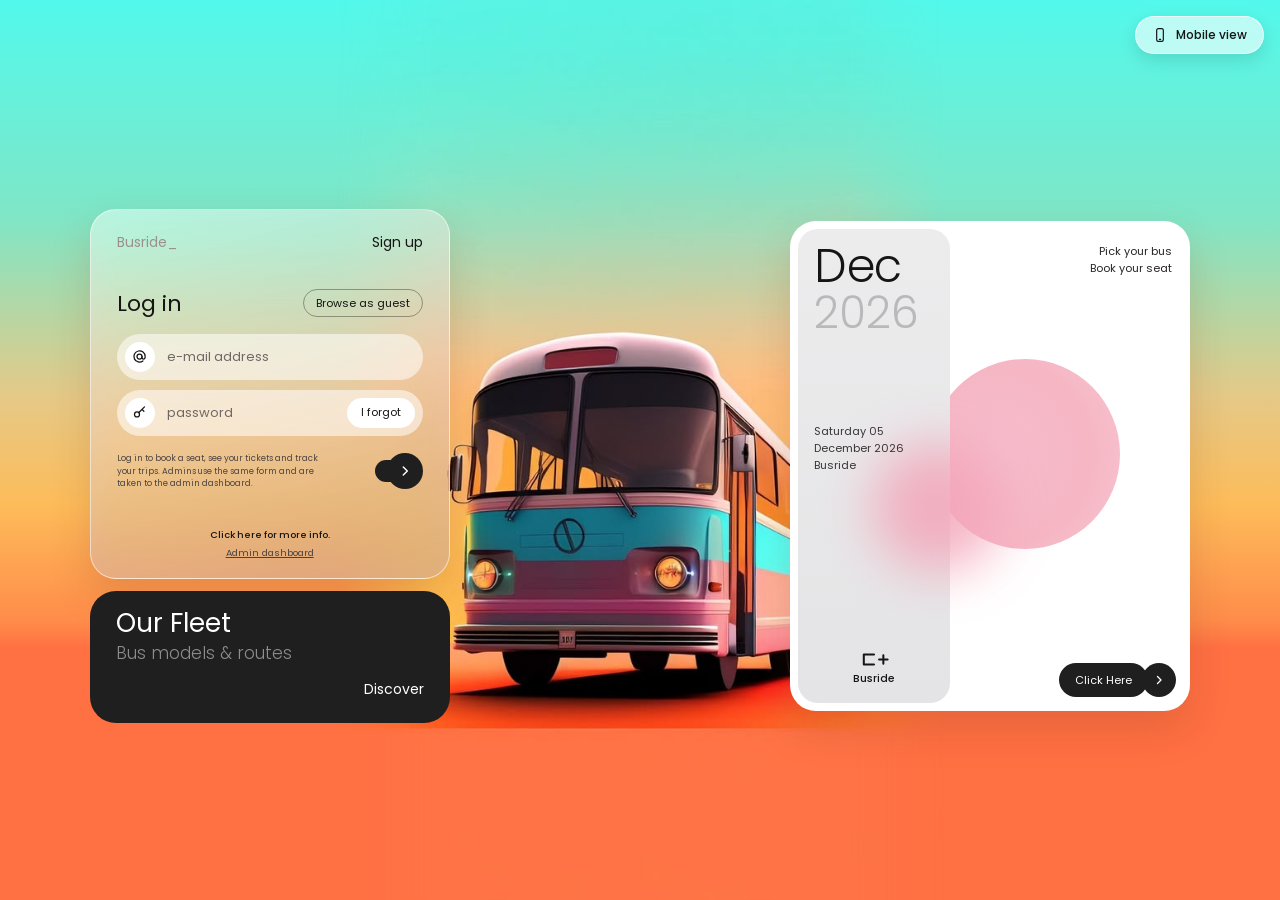
<file: busride/index.html>
<!doctype html>
<html lang="en">
<head>
  <meta charset="utf-8">
  <meta name="viewport" content="width=device-width, initial-scale=1, viewport-fit=cover">
  <title>Busride</title>
  <link rel="preconnect" href="https://fonts.googleapis.com">
  <link rel="preconnect" href="https://fonts.gstatic.com" crossorigin>
  <link href="https://fonts.googleapis.com/css2?family=Poppins:wght@300;400;500;600&display=swap" rel="stylesheet">
  <link rel="stylesheet" href="assets/css/style.css">
  <link rel="stylesheet" href="assets/css/app.css">
</head>
<body>

  <div id="bg" aria-hidden="true"></div>

  <button id="viewToggle" class="view-toggle" type="button" aria-pressed="false">
    <svg viewBox="0 0 24 24" width="16" height="16" fill="none" stroke="currentColor" stroke-width="1.8" stroke-linecap="round" stroke-linejoin="round" aria-hidden="true"><rect x="7" y="2.5" width="10" height="19" rx="2.5"/><path d="M11 18.5h2"/></svg>
    <span id="viewLabel">Mobile view</span>
  </button>

  <main class="stage">

    <section class="col col-left">

      <!-- LOG IN / SIGN UP -->
      <article class="card glass login" id="authCard">
        <header class="card-top">
          <span class="brand">Busride_</span>
          <button class="link" id="switchBtn" type="button">Sign up</button>
        </header>

        <div id="authGuest">
          <div class="title-row">
            <h2 id="authTitle">Log in</h2>
            <a class="pill-outline" href="trips.html">Browse as guest</a>
          </div>

          <form id="authForm" novalidate>
            <label class="field" id="nameField" hidden>
              <span class="ico"><svg viewBox="0 0 24 24" width="15" height="15" fill="none" stroke="currentColor" stroke-width="2" stroke-linecap="round" aria-hidden="true"><circle cx="12" cy="8" r="4"/><path d="M4 21c1-4 4-6 8-6s7 2 8 6"/></svg></span>
              <input id="nameInput" name="name" type="text" placeholder="full name" autocomplete="name" maxlength="60">
            </label>

            <label class="field">
              <span class="ico"><svg viewBox="0 0 24 24" width="15" height="15" fill="none" stroke="currentColor" stroke-width="2" stroke-linecap="round" aria-hidden="true"><circle cx="12" cy="12" r="4"/><path d="M16 12v1.5a2.5 2.5 0 0 0 5 0V12a9 9 0 1 0-3.5 7.1"/></svg></span>
              <input id="emailInput" name="email" type="email" placeholder="e-mail address" autocomplete="email" required>
            </label>

            <div class="field" id="passField">
              <button class="ico ico-btn" id="togglePass" type="button" aria-label="Show password" aria-pressed="false" title="Show password"><svg viewBox="0 0 24 24" width="15" height="15" fill="none" stroke="currentColor" stroke-width="2" stroke-linecap="round" stroke-linejoin="round" aria-hidden="true"><circle cx="8" cy="15" r="4"/><path d="M11 12l9-9M16 7l3 3"/></svg></button>
              <input id="passInput" name="password" type="password" placeholder="password" aria-label="Password" autocomplete="current-password" required minlength="8">
              <button class="mini" id="forgotBtn" type="button">I forgot</button>
            </div>

            <label class="field" id="confirmField" hidden>
              <span class="ico"><svg viewBox="0 0 24 24" width="15" height="15" fill="none" stroke="currentColor" stroke-width="2" stroke-linecap="round" stroke-linejoin="round" aria-hidden="true"><rect x="5" y="11" width="14" height="9" rx="2"/><path d="M8 11V8a4 4 0 0 1 8 0v3"/></svg></span>
              <input id="confirmInput" name="confirm" type="password" placeholder="confirm password" autocomplete="new-password">
            </label>

            <div class="foot-row">
              <p class="fine">Log in to book a seat, see your tickets and track your trips. Admins use the same form and are taken to the admin dashboard.</p>
              <button class="go" type="submit" aria-label="Continue">
                <svg viewBox="0 0 24 24" width="14" height="14" fill="none" stroke="currentColor" stroke-width="2.4" stroke-linecap="round" stroke-linejoin="round" aria-hidden="true"><path d="M9 5l7 7-7 7"/></svg>
              </button>
            </div>

            <p class="msg" id="authMsg" role="status" aria-live="polite"></p>
          </form>
        </div>

        <div id="authUser" hidden>
          <div class="welcome-badge" id="welcomeBadge" hidden aria-hidden="true">&#10003;</div>
          <h2 id="userHeading">Hi</h2>
          <p class="fine wide" id="userText">You are logged in. Continue to your dashboard or book a trip.</p>
          <div class="btn-row">
            <a class="pill-outline solid" id="dashLink" href="dashboard.html">Go to dashboard</a>
            <a class="pill-outline" id="exploreLink" href="discover.html" hidden>Explore buses</a>
            <button class="pill-outline" id="logoutBtn" type="button">Log out</button>
          </div>
        </div>

        <a class="more" href="trips.html">Click here for more info.</a>
        <p class="admin-hint"><a href="admin/index.html">Admin dashboard</a><span id="setupHint" hidden> · <a href="setup.html">Create the first admin</a></span></p>
      </article>

      <!-- FLEET -->
      <article class="card dark" id="refCard">
        <h2>Our Fleet</h2>
        <p class="sub">Bus models &amp; routes</p>
        <a class="discover" href="discover.html">Discover</a>
      </article>
    </section>

    <section class="col col-right">
      <!-- DATE / BOOK -->
      <article class="card paper">
        <div class="strip">
          <div class="date-big">
            <span class="mo" id="dMonth">Jan</span>
            <span class="yr" id="dYear">2026</span>
          </div>
          <div class="date-small" id="dSmall">
            <span id="dWeek">Monday 01</span>
            <span id="dFull">January 2026</span>
            <span>Busride</span>
          </div>
          <span class="orb-blur" aria-hidden="true"></span>
          <div class="logo">
            <svg viewBox="0 0 40 20" width="34" height="17" fill="none" stroke="currentColor" stroke-width="2.4" stroke-linecap="round" stroke-linejoin="round" aria-hidden="true"><path d="M8 4h12M8 4v12h12M26 10h10M31 5v10"/></svg>
            <span>Busride</span>
          </div>
        </div>

        <div class="paper-side">
          <p class="tag">Pick your bus<br>Book your seat</p>
          <span class="orb" aria-hidden="true"></span>
          <a class="click" href="book.html">
            <span class="c-text">Click Here</span>
            <span class="c-dot"><svg viewBox="0 0 24 24" width="12" height="12" fill="none" stroke="currentColor" stroke-width="2.6" stroke-linecap="round" stroke-linejoin="round" aria-hidden="true"><path d="M9 5l7 7-7 7"/></svg></span>
          </a>
        </div>
      </article>
    </section>

  </main>

  <!-- THANK-YOU AFTER BOOKING: shown when the page is opened as index.html?booked=CODE -->
  <div class="arrive" id="arrive" hidden role="dialog" aria-modal="true" aria-labelledby="arriveTitle">
    <div class="scene" aria-hidden="true">
      <div class="sun"></div>
      <div class="cloud c1"></div><div class="cloud c2"></div><div class="cloud c3"></div>
      <div class="hills"></div>
      <div class="road"></div>
      <div class="shadow"></div>
      <div class="fit"><div class="travel"><div class="bus3d">
        <div class="face side"><i class="win"></i></div>
        <div class="face side back"></div>
        <div class="face nose"><i class="pane"></i><i class="lamp l1"></i><i class="lamp l2"></i><i class="bumper"></i></div>
        <div class="face tail"><i class="pane rear"></i></div>
        <div class="face roof"></div>
        <div class="face floor"></div>
        <div class="wheel-wrap w1"><div class="wheel"></div></div>
        <div class="wheel-wrap w2"><div class="wheel"></div></div>
      </div></div></div>
    </div>

    <div class="arrive-card gcard liquid">
      <p class="k">Booking confirmed</p>
      <h2 id="arriveTitle">Thank you, <span id="arName"></span>!</h2>
      <p class="lead">We will contact you at <b id="arPhone"></b> by call, text or email to confirm your trip. Enjoy and safe ride!</p>
      <dl class="tlist" id="arTicket"></dl>
      <div class="btn-row">
        <a class="btn" href="dashboard.html">View my tickets</a>
        <a class="btn ghost" href="trips.html">Book another trip</a>
        <button class="btn ghost" id="arClose" type="button">Close</button>
      </div>
    </div>
  </div>

  <div class="toast" id="toast" role="status" aria-live="polite"></div>

  <script src="assets/js/common.js"></script>
  <script src="assets/js/app.js"></script>
</body>
</html>
</file>
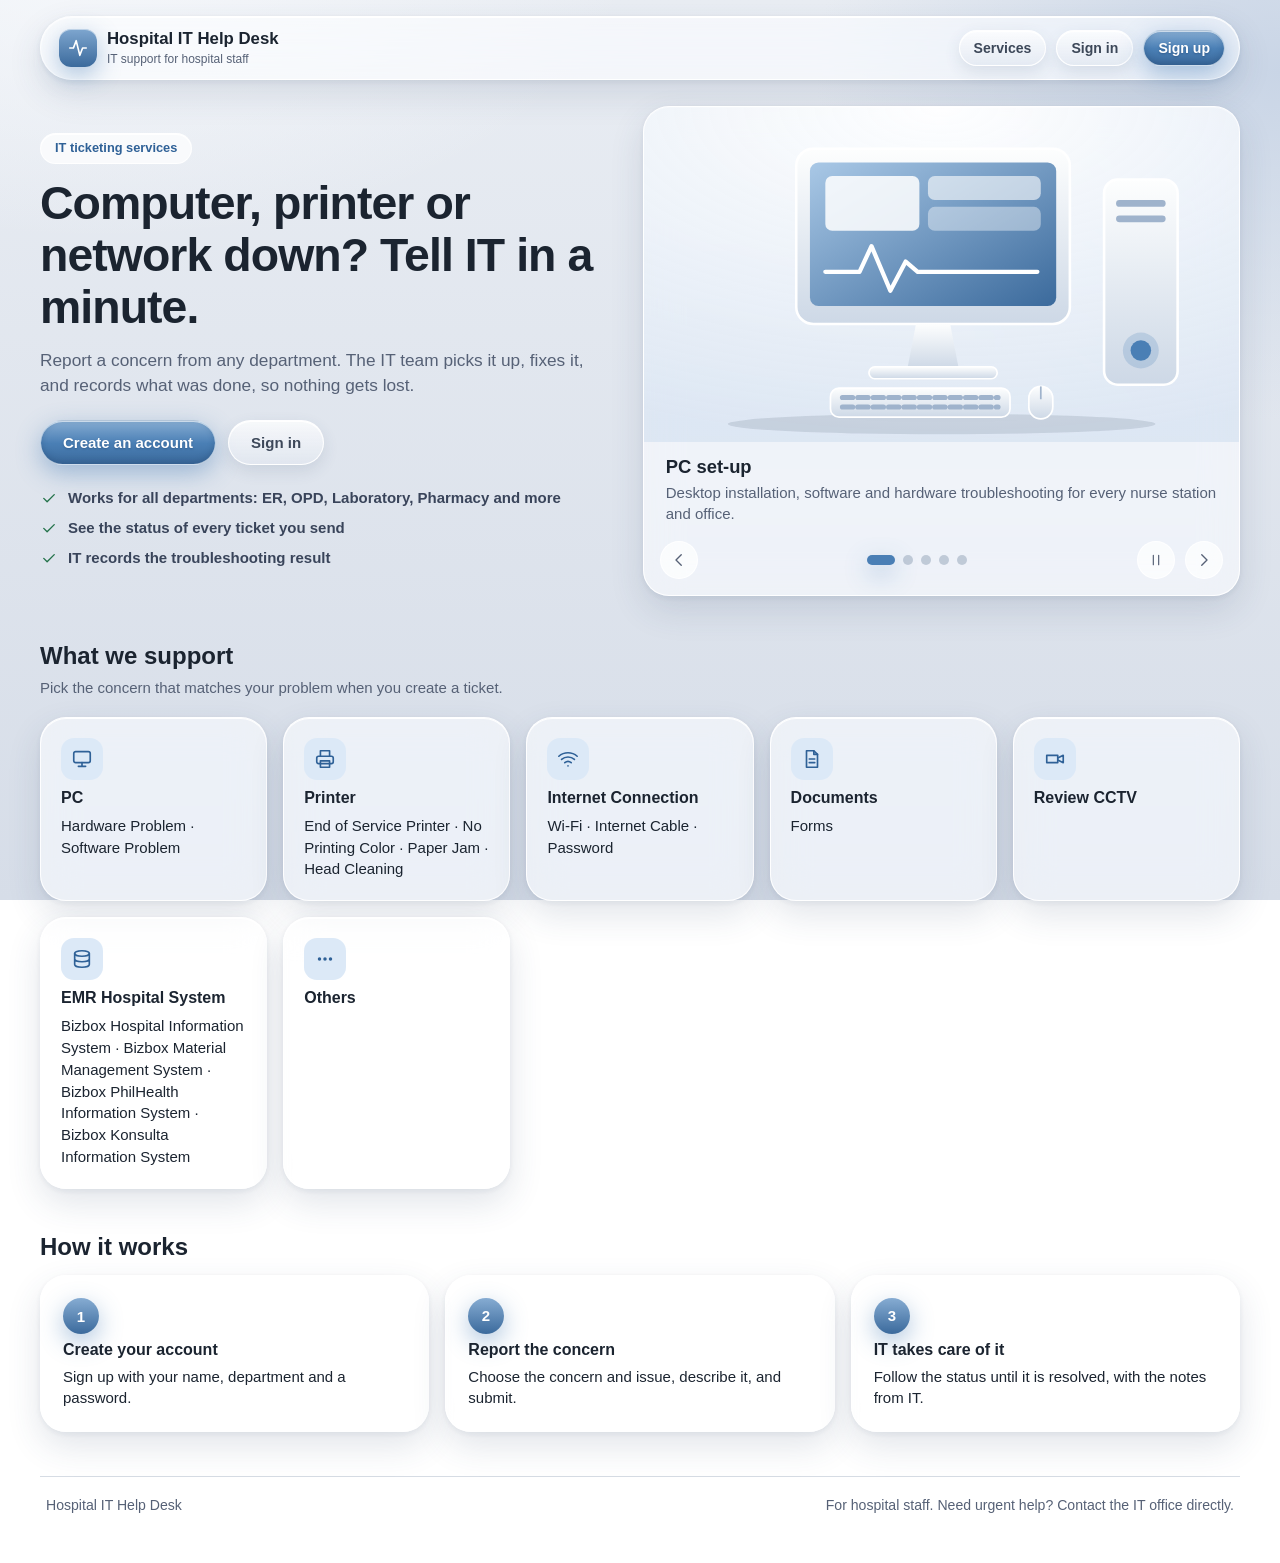
<file: hospital-it-ticketing 1/index.html>
<!doctype html>
<html lang="en">
<head>
  <meta charset="utf-8">
  <meta name="viewport" content="width=device-width, initial-scale=1">
  <title>Hospital IT Help Desk</title>
  <link rel="icon" href="data:image/svg+xml,%3Csvg xmlns='http://www.w3.org/2000/svg' viewBox='0 0 32 32'%3E%3Crect width='32' height='32' rx='9' fill='%234a7fb5'/%3E%3Cpath d='M16 8v16M8 16h16' stroke='white' stroke-width='3.4' stroke-linecap='round'/%3E%3C/svg%3E">
  <link rel="stylesheet" href="css/style.css">
</head>
<body>
  <div id="app"></div>
  <div id="toasts" aria-live="polite" aria-atomic="false"></div>
  <noscript><p style="padding:2rem">This help desk needs JavaScript enabled.</p></noscript>

  <!-- plain scripts (no server needed): order matters -->
  <script src="js/db.js"></script>
  <script src="js/api.js"></script>
  <script src="js/ui.js"></script>
  <script src="js/art.js"></script>
  <script src="js/views/home.js"></script>
  <script src="js/views/login.js"></script>
  <script src="js/views/dashboard.js"></script>
  <script src="js/views/employee-dashboard.js"></script>
  <script src="js/views/tickets.js"></script>
  <script src="js/views/crud.js"></script>
  <script src="js/views/admin.js"></script>
  <script src="js/app.js"></script>
</body>
</html>
</file>
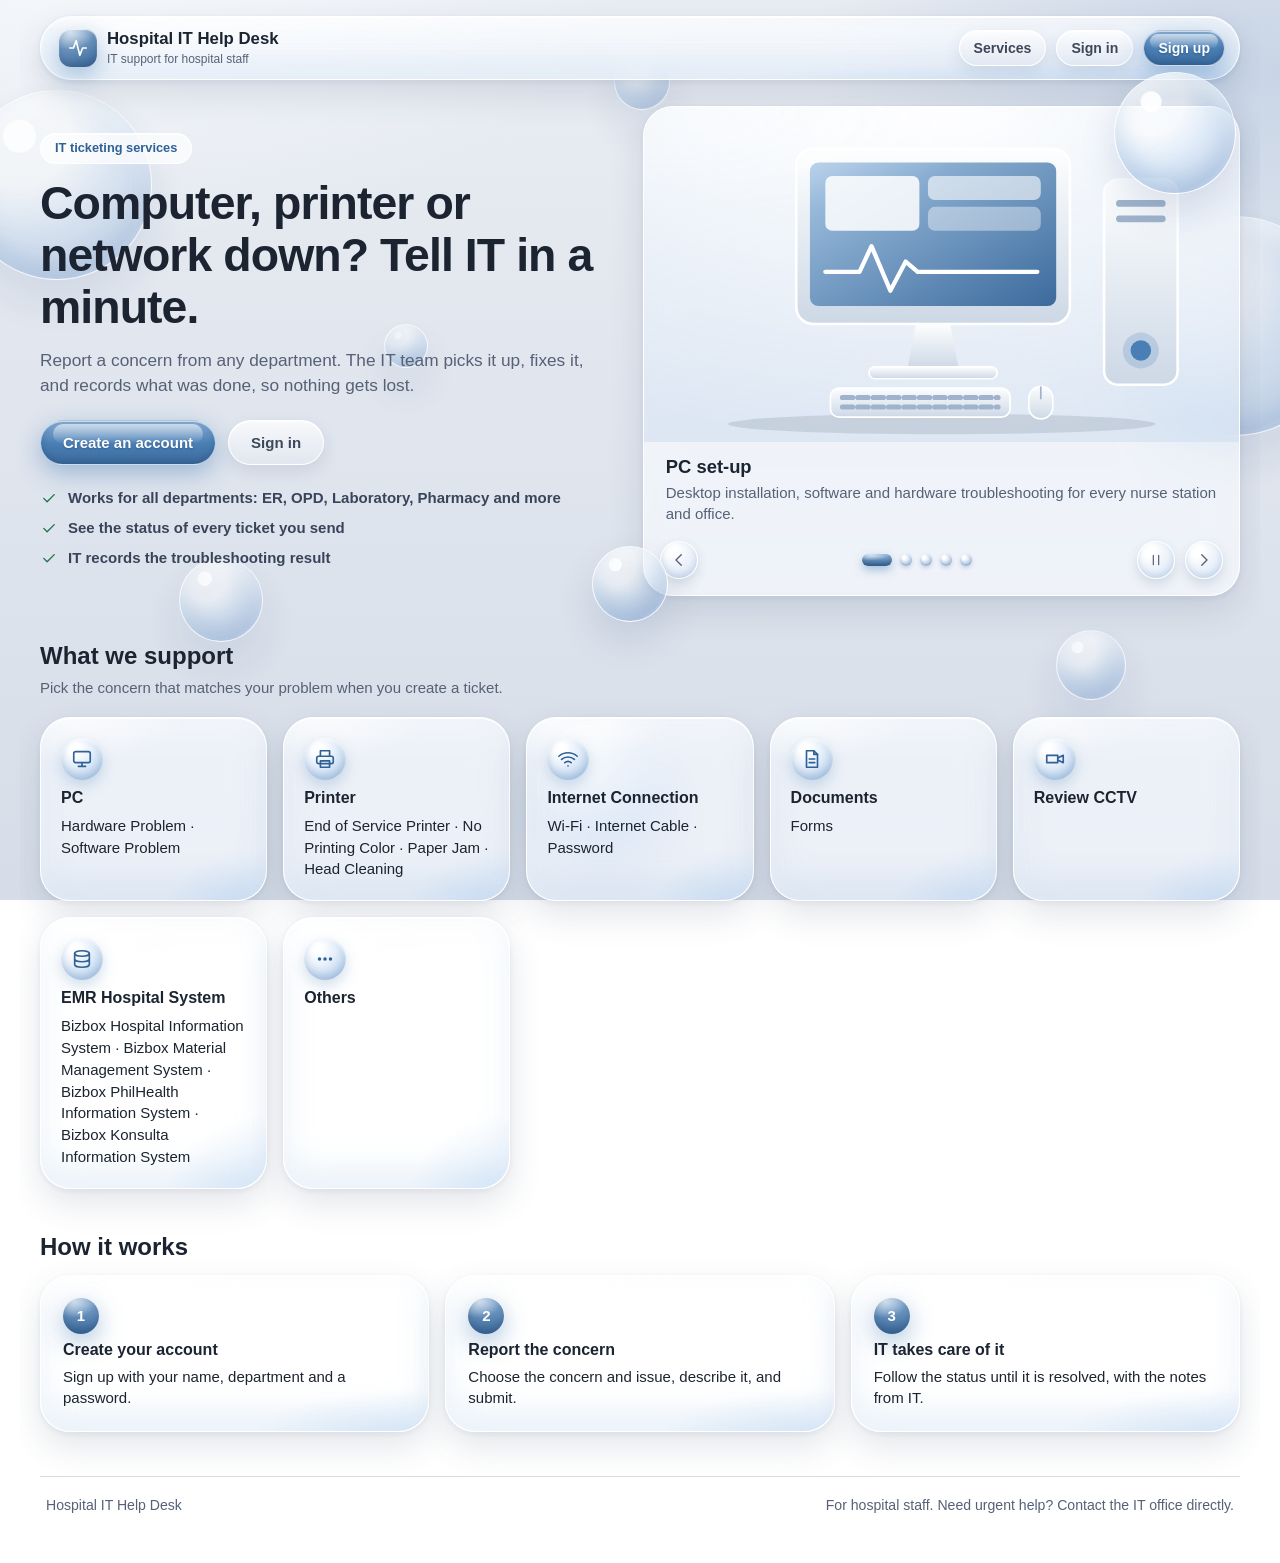
<file: hospital-it-ticketing 2/index.html>
<!doctype html>
<html lang="en">
<head>
  <meta charset="utf-8">
  <meta name="viewport" content="width=device-width, initial-scale=1">
  <title>Hospital IT Help Desk</title>
  <link rel="icon" href="data:image/svg+xml,%3Csvg xmlns='http://www.w3.org/2000/svg' viewBox='0 0 32 32'%3E%3Crect width='32' height='32' rx='9' fill='%234a7fb5'/%3E%3Cpath d='M16 8v16M8 16h16' stroke='white' stroke-width='3.4' stroke-linecap='round'/%3E%3C/svg%3E">
  <link rel="stylesheet" href="css/style.css">
</head>
<body>
  <div id="bubbles" aria-hidden="true">
    <span class="bubble" style="width:190px;height:190px;left:-3%;top:10%;--t:16s;--d:-4s;--x:22px;--y:-36px"></span>
    <span class="bubble" style="width:84px;height:84px;left:14%;top:62%;--t:12s;--d:-7s;--x:-14px;--y:-28px"></span>
    <span class="bubble" style="width:130px;height:130px;left:42%;top:80%;--t:18s;--d:-2s;--x:20px;--y:-40px"></span>
    <span class="bubble" style="width:56px;height:56px;left:48%;top:6%;--t:11s;--d:-5s;--x:-10px;--y:-24px"></span>
    <span class="bubble" style="width:220px;height:220px;right:-5%;top:24%;--t:20s;--d:-9s;--x:-26px;--y:-30px"></span>
    <span class="bubble" style="width:70px;height:70px;right:12%;top:70%;--t:13s;--d:-1s;--x:12px;--y:-32px"></span>
    <span class="bubble" style="width:44px;height:44px;left:30%;top:36%;--t:10s;--d:-6s;--x:16px;--y:-22px"></span>
    <span class="bubble" style="width:100px;height:100px;right:30%;top:12%;--t:15s;--d:-8s;--x:-18px;--y:-34px"></span>
  </div>
  <div id="app"></div>
  <div id="toasts" aria-live="polite" aria-atomic="false"></div>
  <noscript><p style="padding:2rem">This help desk needs JavaScript enabled.</p></noscript>

  <!-- plain scripts (no server needed): order matters -->
  <script src="js/db.js"></script>
  <script src="js/api.js"></script>
  <script src="js/ui.js"></script>
  <script src="js/art.js"></script>
  <script src="js/views/home.js"></script>
  <script src="js/views/login.js"></script>
  <script src="js/views/dashboard.js"></script>
  <script src="js/views/employee-dashboard.js"></script>
  <script src="js/report.js"></script>
  <script src="js/views/tickets.js"></script>
  <script src="js/views/crud.js"></script>
  <script src="js/views/admin.js"></script>
  <script src="js/app.js"></script>
  <script src="js/fx.js"></script>
</body>
</html>
</file>
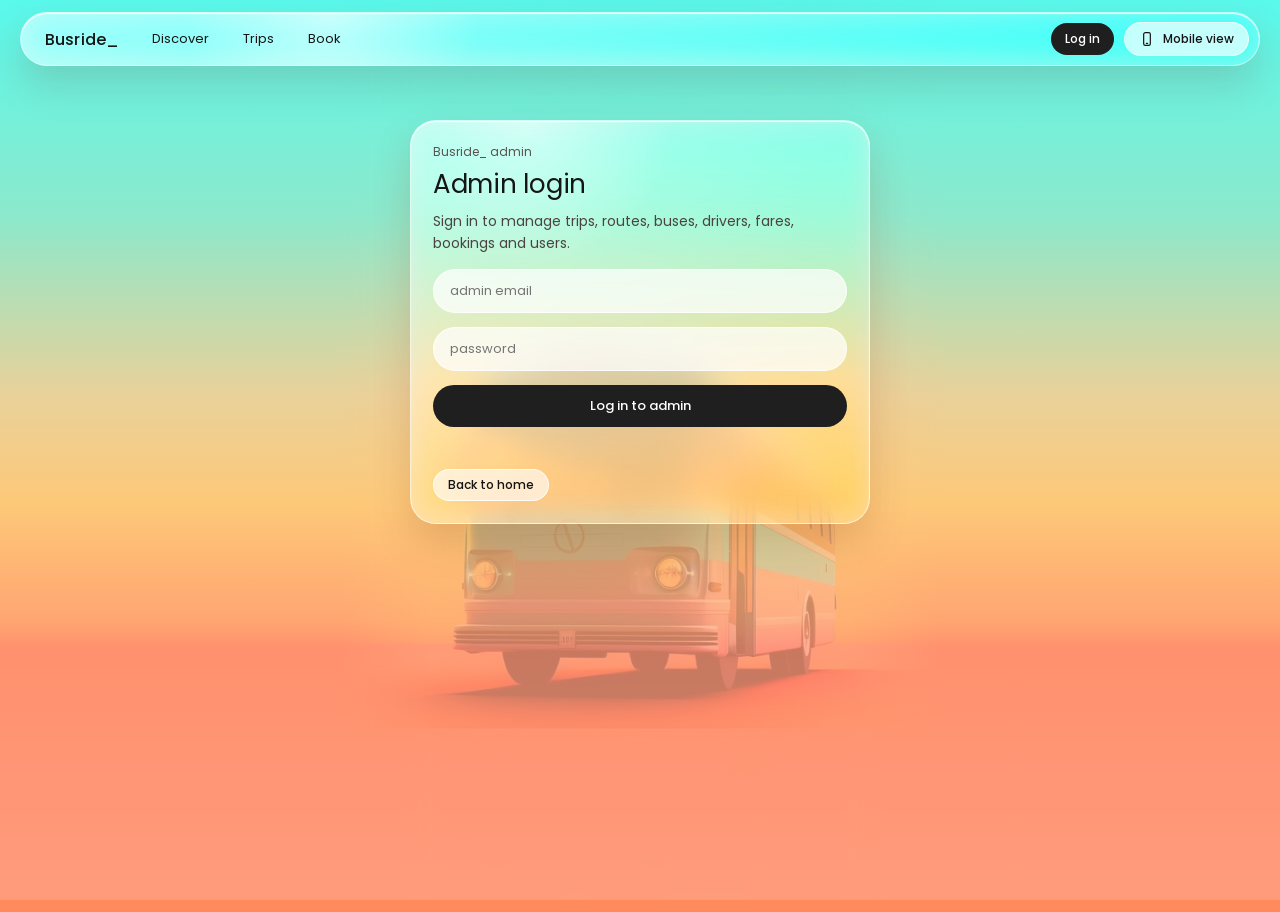
<file: busride/admin/index.html>
<!doctype html>
<html lang="en">
<head>
  <meta charset="utf-8">
  <meta name="viewport" content="width=device-width, initial-scale=1, viewport-fit=cover">
  <meta name="br-base" content="../">
  <meta name="robots" content="noindex">
  <title>Admin · Busride</title>
  <link rel="preconnect" href="https://fonts.googleapis.com">
  <link rel="preconnect" href="https://fonts.gstatic.com" crossorigin>
  <link href="https://fonts.googleapis.com/css2?family=Poppins:wght@300;400;500;600&display=swap" rel="stylesheet">
  <link rel="stylesheet" href="../assets/css/style.css">
  <link rel="stylesheet" href="../assets/css/app.css">
</head>
<body class="inner">
  <div id="bg" aria-hidden="true"></div>
  <div class="scroller">
    <header id="topnav"></header>

    <main class="page" id="adminRoot">
      <section><p class="empty">Loading…</p></section>
    </main>
  </div>

  <script src="../assets/js/common.js"></script>
  <script src="../assets/js/admin.js"></script>
</body>
</html>
</file>
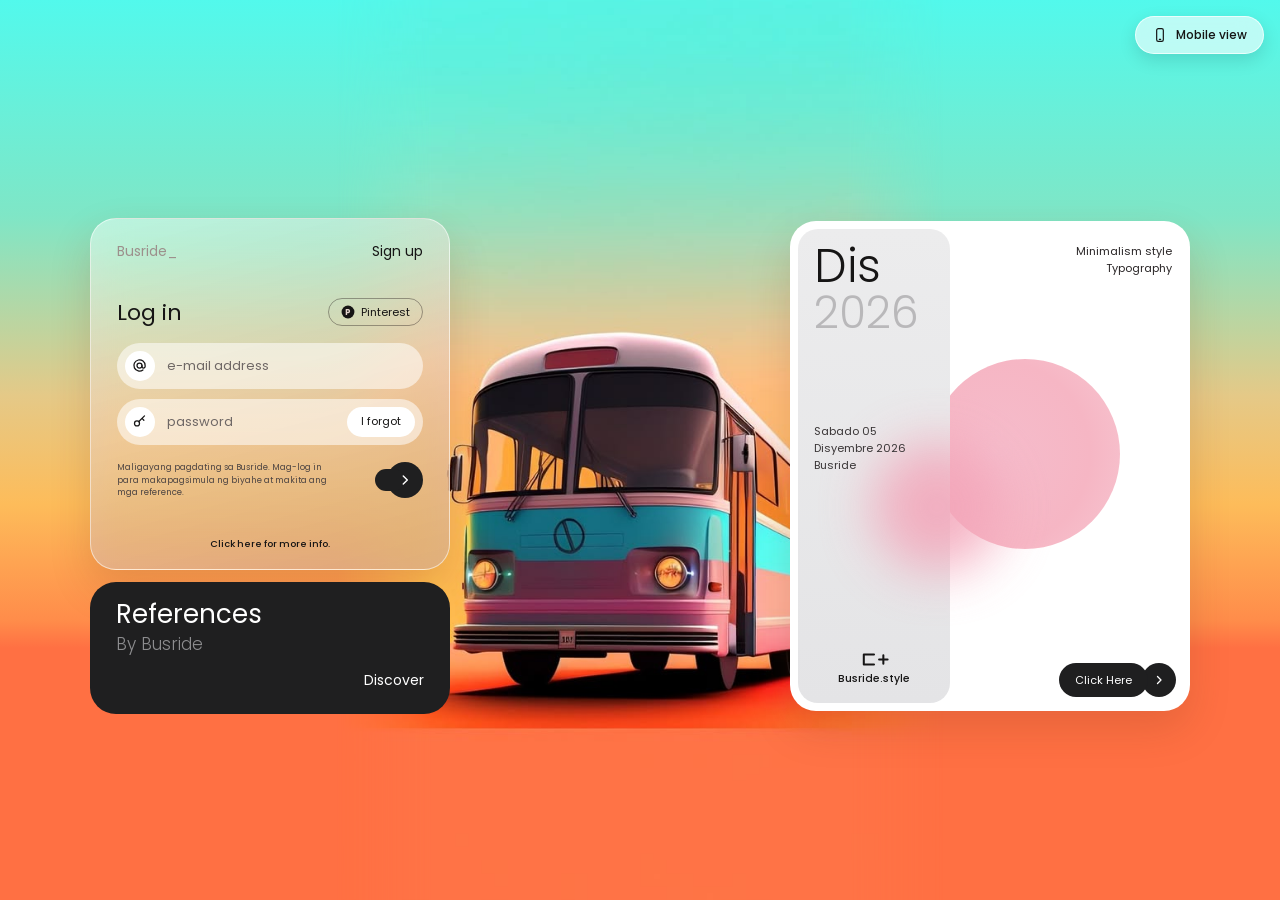
<file: busride/busride/index.html>
<!doctype html>
<html lang="fil">
<head>
  <meta charset="utf-8">
  <meta name="viewport" content="width=device-width, initial-scale=1, viewport-fit=cover">
  <title>Busride</title>
  <link rel="preconnect" href="https://fonts.googleapis.com">
  <link rel="preconnect" href="https://fonts.gstatic.com" crossorigin>
  <link href="https://fonts.googleapis.com/css2?family=Poppins:wght@300;400;500;600&display=swap" rel="stylesheet">
  <link rel="stylesheet" href="assets/css/style.css">
</head>
<body>

  <div id="bg" aria-hidden="true"></div>

  <button id="viewToggle" class="view-toggle" type="button" aria-pressed="false">
    <svg viewBox="0 0 24 24" width="16" height="16" fill="none" stroke="currentColor" stroke-width="1.8" stroke-linecap="round" stroke-linejoin="round" aria-hidden="true"><rect x="7" y="2.5" width="10" height="19" rx="2.5"/><path d="M11 18.5h2"/></svg>
    <span id="viewLabel">Mobile view</span>
  </button>

  <main class="stage">

    <section class="col col-left">

      <!-- LOG IN / SIGN UP -->
      <article class="card glass login" id="authCard">
        <header class="card-top">
          <span class="brand">Busride_</span>
          <button class="link" id="switchBtn" type="button">Sign up</button>
        </header>

        <div id="authGuest">
          <div class="title-row">
            <h2 id="authTitle">Log in</h2>
            <button class="pill-outline" id="pinBtn" type="button">
              <svg viewBox="0 0 24 24" width="14" height="14" aria-hidden="true"><circle cx="12" cy="12" r="11" fill="currentColor"/><text x="12" y="17" text-anchor="middle" font-size="14" font-weight="700" font-family="Poppins, sans-serif" fill="#e3d4cd">P</text></svg>
              Pinterest
            </button>
          </div>

          <form id="authForm" novalidate>
            <label class="field" id="nameField" hidden>
              <span class="ico"><svg viewBox="0 0 24 24" width="15" height="15" fill="none" stroke="currentColor" stroke-width="2" stroke-linecap="round" aria-hidden="true"><circle cx="12" cy="8" r="4"/><path d="M4 21c1-4 4-6 8-6s7 2 8 6"/></svg></span>
              <input id="nameInput" name="name" type="text" placeholder="pangalan" autocomplete="name" maxlength="60">
            </label>

            <label class="field">
              <span class="ico"><svg viewBox="0 0 24 24" width="15" height="15" fill="none" stroke="currentColor" stroke-width="2" stroke-linecap="round" aria-hidden="true"><circle cx="12" cy="12" r="4"/><path d="M16 12v1.5a2.5 2.5 0 0 0 5 0V12a9 9 0 1 0-3.5 7.1"/></svg></span>
              <input id="emailInput" name="email" type="email" placeholder="e-mail address" autocomplete="email" required>
            </label>

            <label class="field">
              <span class="ico"><svg viewBox="0 0 24 24" width="15" height="15" fill="none" stroke="currentColor" stroke-width="2" stroke-linecap="round" stroke-linejoin="round" aria-hidden="true"><circle cx="8" cy="15" r="4"/><path d="M11 12l9-9M16 7l3 3"/></svg></span>
              <input id="passInput" name="password" type="password" placeholder="password" autocomplete="current-password" required minlength="8">
              <button class="mini" id="forgotBtn" type="button">I forgot</button>
            </label>

            <div class="foot-row">
              <p class="fine">Maligayang pagdating sa Busride. Mag-log in para makapagsimula ng biyahe at makita ang mga reference.</p>
              <button class="go" type="submit" aria-label="Ipasok">
                <svg viewBox="0 0 24 24" width="14" height="14" fill="none" stroke="currentColor" stroke-width="2.4" stroke-linecap="round" stroke-linejoin="round" aria-hidden="true"><path d="M9 5l7 7-7 7"/></svg>
              </button>
            </div>

            <p class="msg" id="authMsg" role="status" aria-live="polite"></p>
          </form>
        </div>

        <div id="authUser" hidden>
          <h2>Kumusta, <span id="userName"></span></h2>
          <p class="fine wide">Naka-log in ka na. Pindutin ang Discover para makita ang mga reference.</p>
          <button class="pill-outline solid" id="logoutBtn" type="button">Log out</button>
        </div>

        <a class="more" href="#refCard">Click here for more info.</a>
      </article>

      <!-- REFERENCES -->
      <article class="card dark" id="refCard">
        <h2>References</h2>
        <p class="sub">By Busride</p>
        <button class="discover" id="discoverBtn" type="button">Discover</button>
      </article>
    </section>

    <section class="col col-right">
      <!-- DATE / TYPOGRAPHY -->
      <article class="card paper">
        <div class="strip">
          <div class="date-big">
            <span class="mo" id="dMonth">Jan</span>
            <span class="yr" id="dYear">2026</span>
          </div>
          <div class="date-small" id="dSmall">
            <span id="dWeek">Lunes 01</span>
            <span id="dFull">Enero 2026</span>
            <span>Busride</span>
          </div>
          <span class="orb-blur" aria-hidden="true"></span>
          <div class="logo">
            <svg viewBox="0 0 40 20" width="34" height="17" fill="none" stroke="currentColor" stroke-width="2.4" stroke-linecap="round" stroke-linejoin="round" aria-hidden="true"><path d="M8 4h12M8 4v12h12M26 10h10M31 5v10"/></svg>
            <span>Busride.style</span>
          </div>
        </div>

        <div class="paper-side">
          <p class="tag">Minimalism style<br>Typography</p>
          <span class="orb" aria-hidden="true"></span>
          <button class="click" id="clickBtn" type="button">
            <span class="c-text">Click Here</span>
            <span class="c-dot"><svg viewBox="0 0 24 24" width="12" height="12" fill="none" stroke="currentColor" stroke-width="2.6" stroke-linecap="round" stroke-linejoin="round" aria-hidden="true"><path d="M9 5l7 7-7 7"/></svg></span>
          </button>
        </div>
      </article>
    </section>

  </main>

  <!-- REFERENCES PANEL -->
  <aside class="panel glass" id="refPanel" hidden aria-label="References">
    <header>
      <h3>References</h3>
      <button class="panel-close" id="panelClose" type="button" aria-label="Isara">&times;</button>
    </header>
    <ul id="refList"></ul>
  </aside>

  <div class="toast" id="toast" role="status" aria-live="polite"></div>

  <script src="assets/js/app.js"></script>
</body>
</html>
</file>
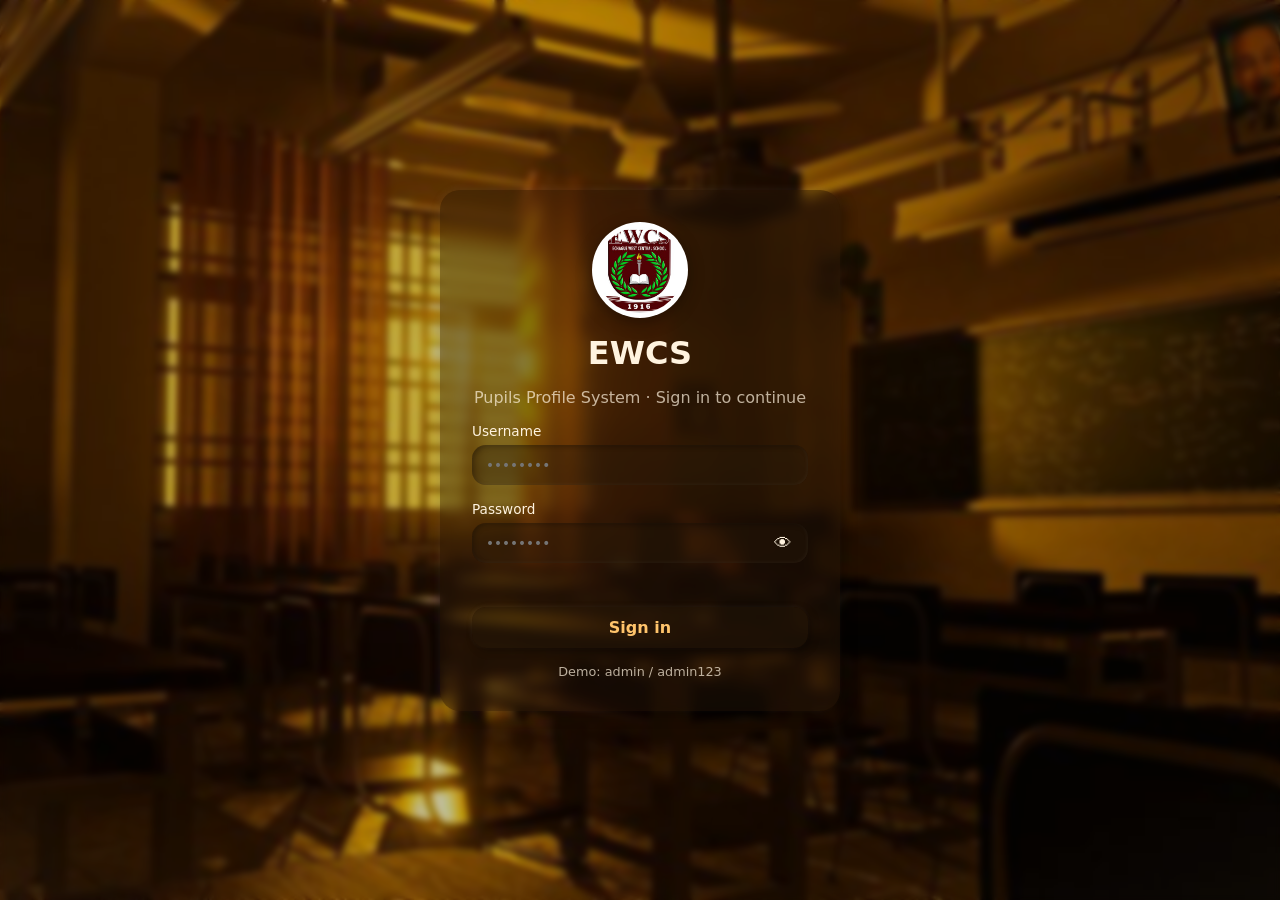
<file: Pupil Profile System- Elementary Student Record/Pupils-Profile-System/index.html>
<!DOCTYPE html>
<html lang="en"><head><meta charset="UTF-8"><meta name="viewport" content="width=device-width,initial-scale=1">
<title>Login · Pupils Profile System</title>
<link rel="stylesheet" href="css/style.css"><link rel="stylesheet" href="css/neomorphic.css"><link rel="stylesheet" href="css/animations.css">
<link rel="icon" href="images/logo.jpg"></head><body data-page="login">
<main class="login-wrap"><form id="loginForm" class="neo login-card" novalidate>
  <img class="logo-img" src="images/logo.jpg" alt="EWCS logo">
  <h1>EWCS</h1><p class="muted">Pupils Profile System · Sign in to continue</p>
  <label>Username<input id="user" autocomplete="username" placeholder="••••••••"></label>
  <label>Password<div class="pw"><input id="pass" type="password" autocomplete="current-password" placeholder="••••••••">
    <button type="button" id="eye" class="eye" aria-label="Show password">👁</button></div></label>
  <p id="loginErr" class="err"></p>
  <button class="btn primary" style="width:100%">Sign in</button>
  <p class="muted small">Demo: admin / admin123</p>
</form></main>
<script src="js/utils.js"></script><script src="js/auth.js"></script>
</body></html>
</file>
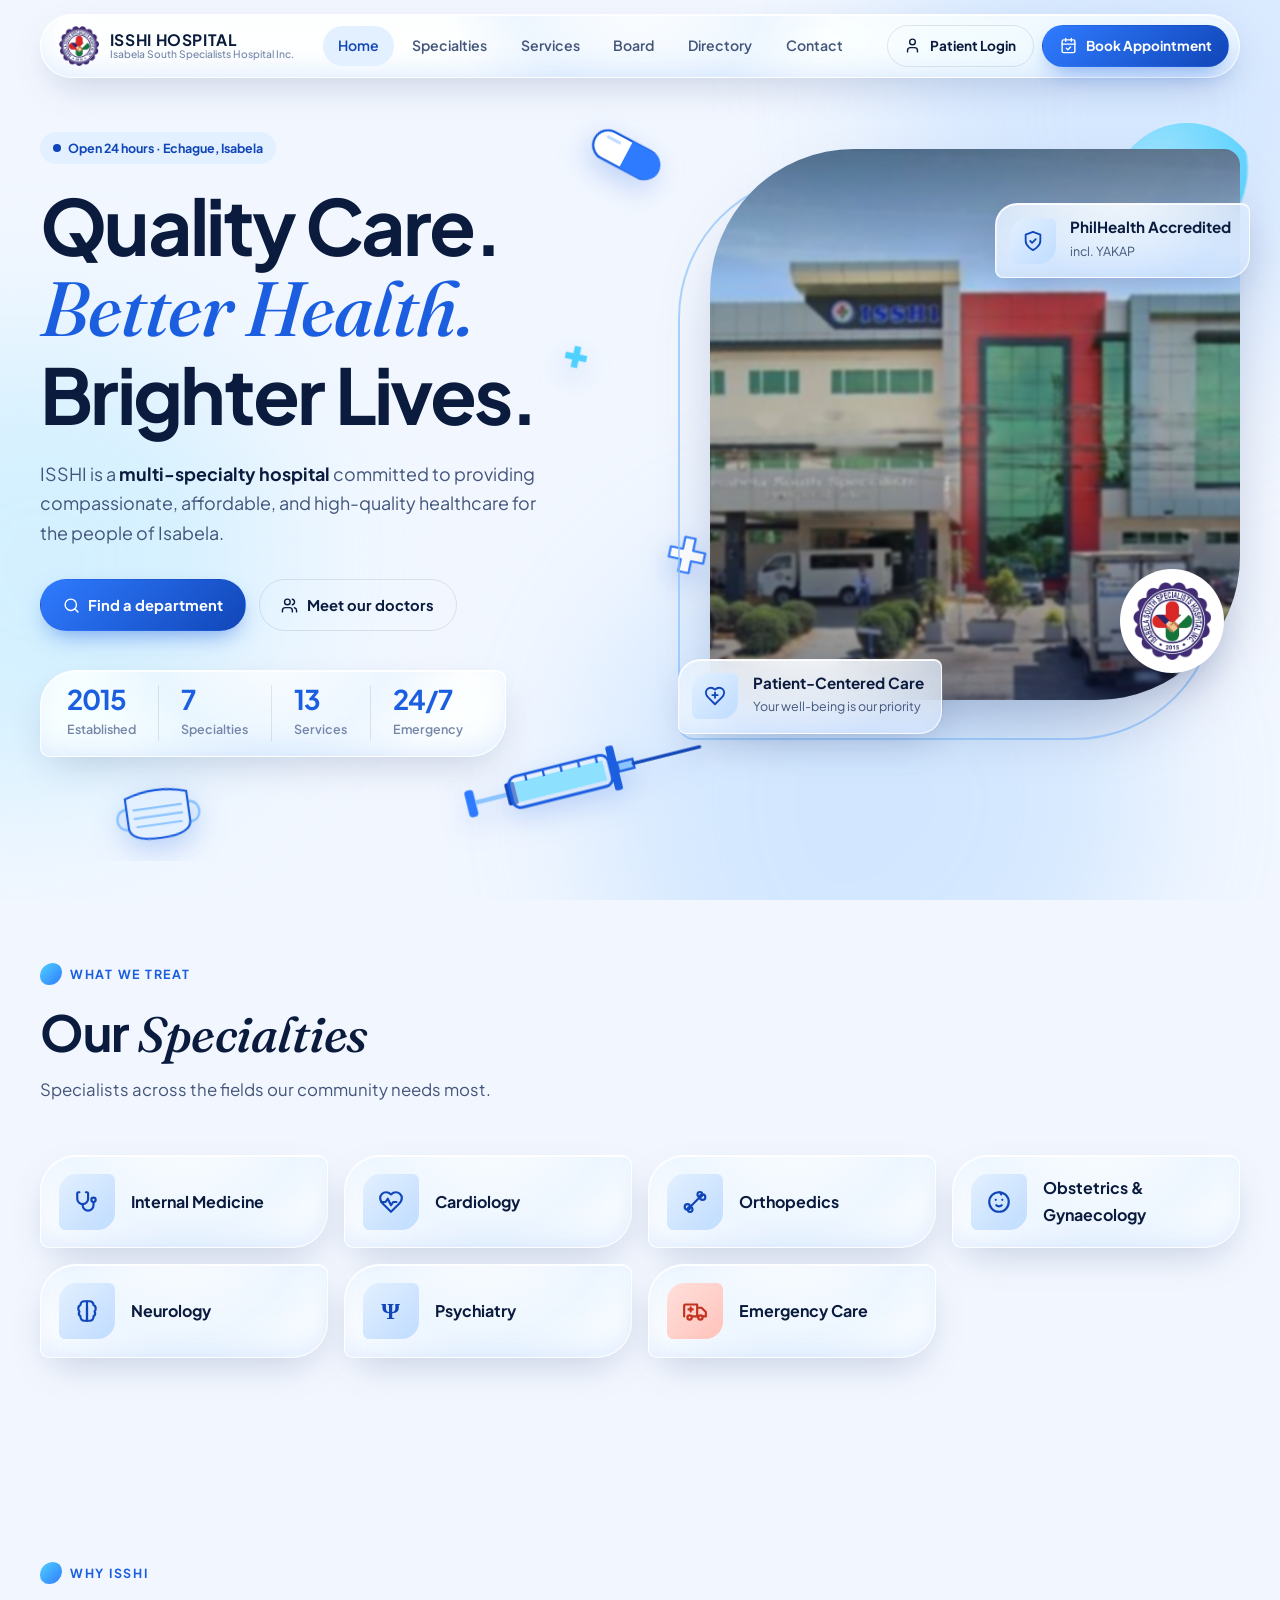
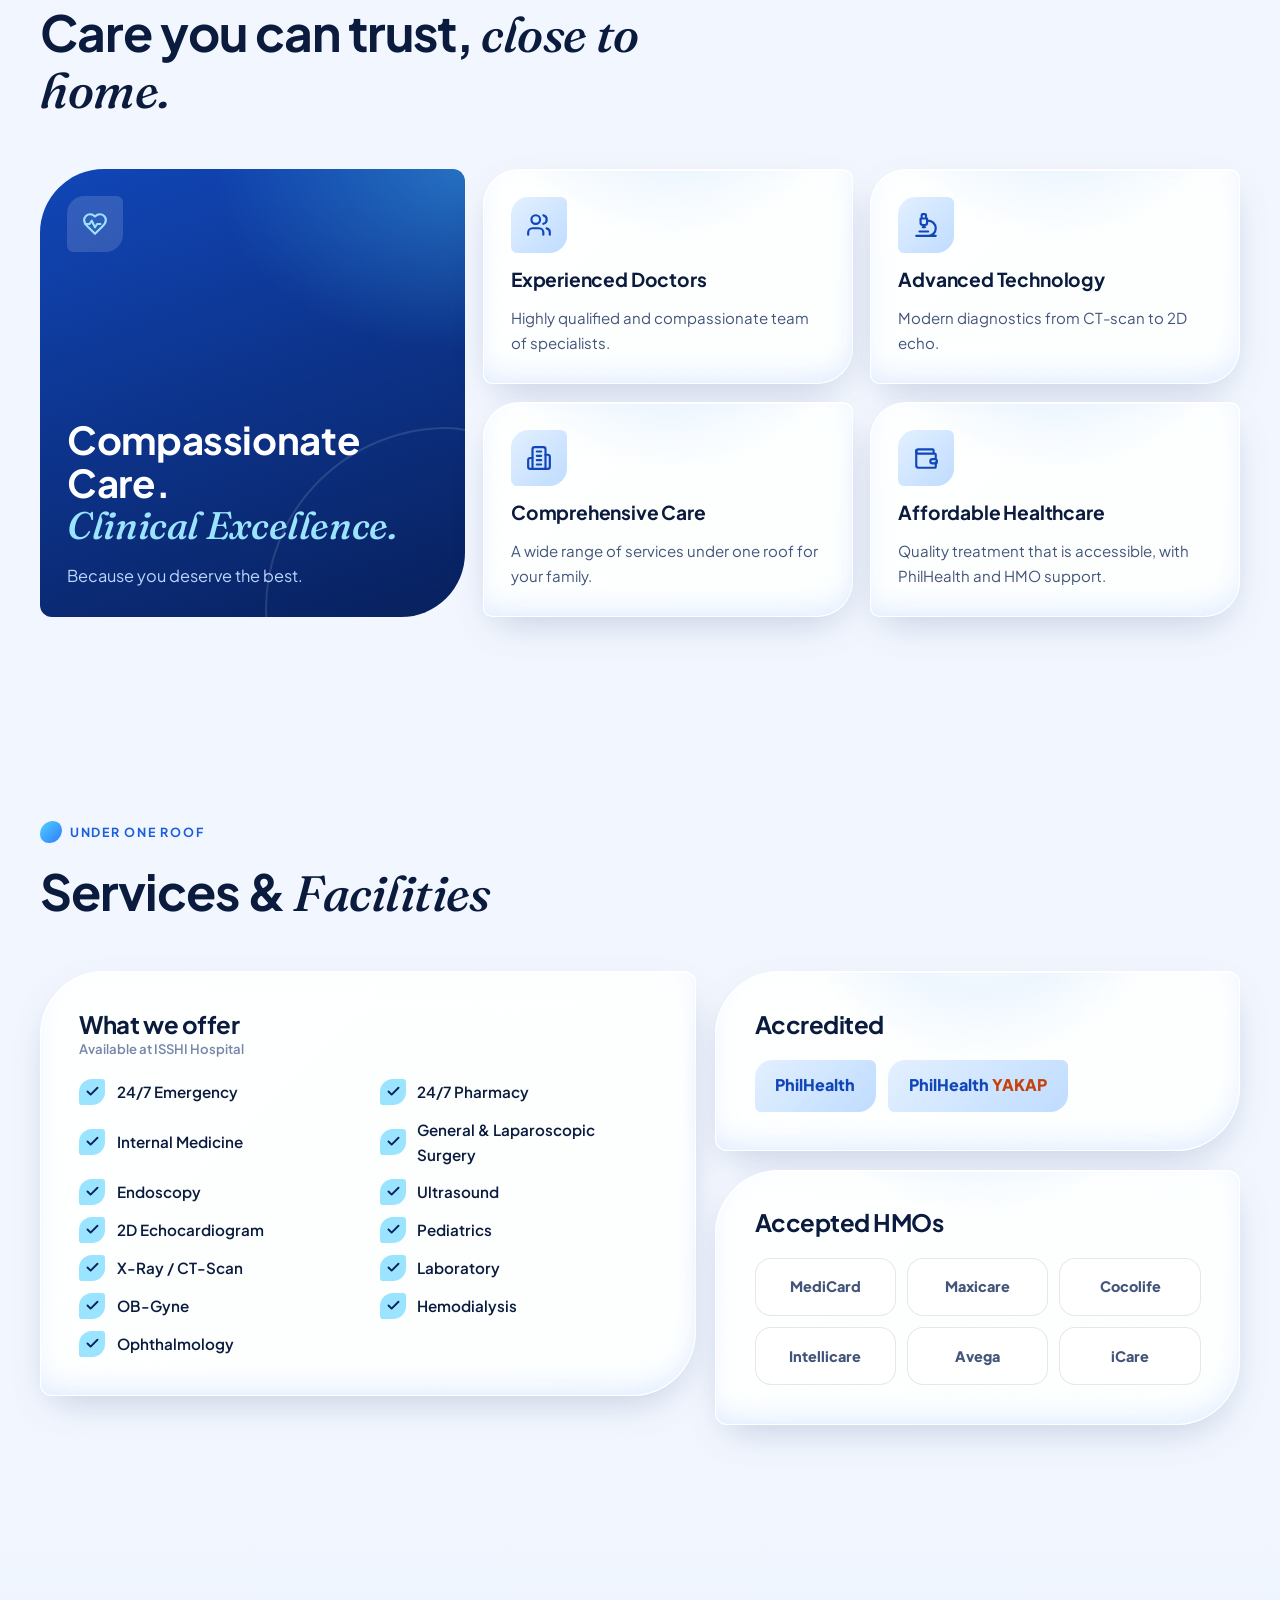
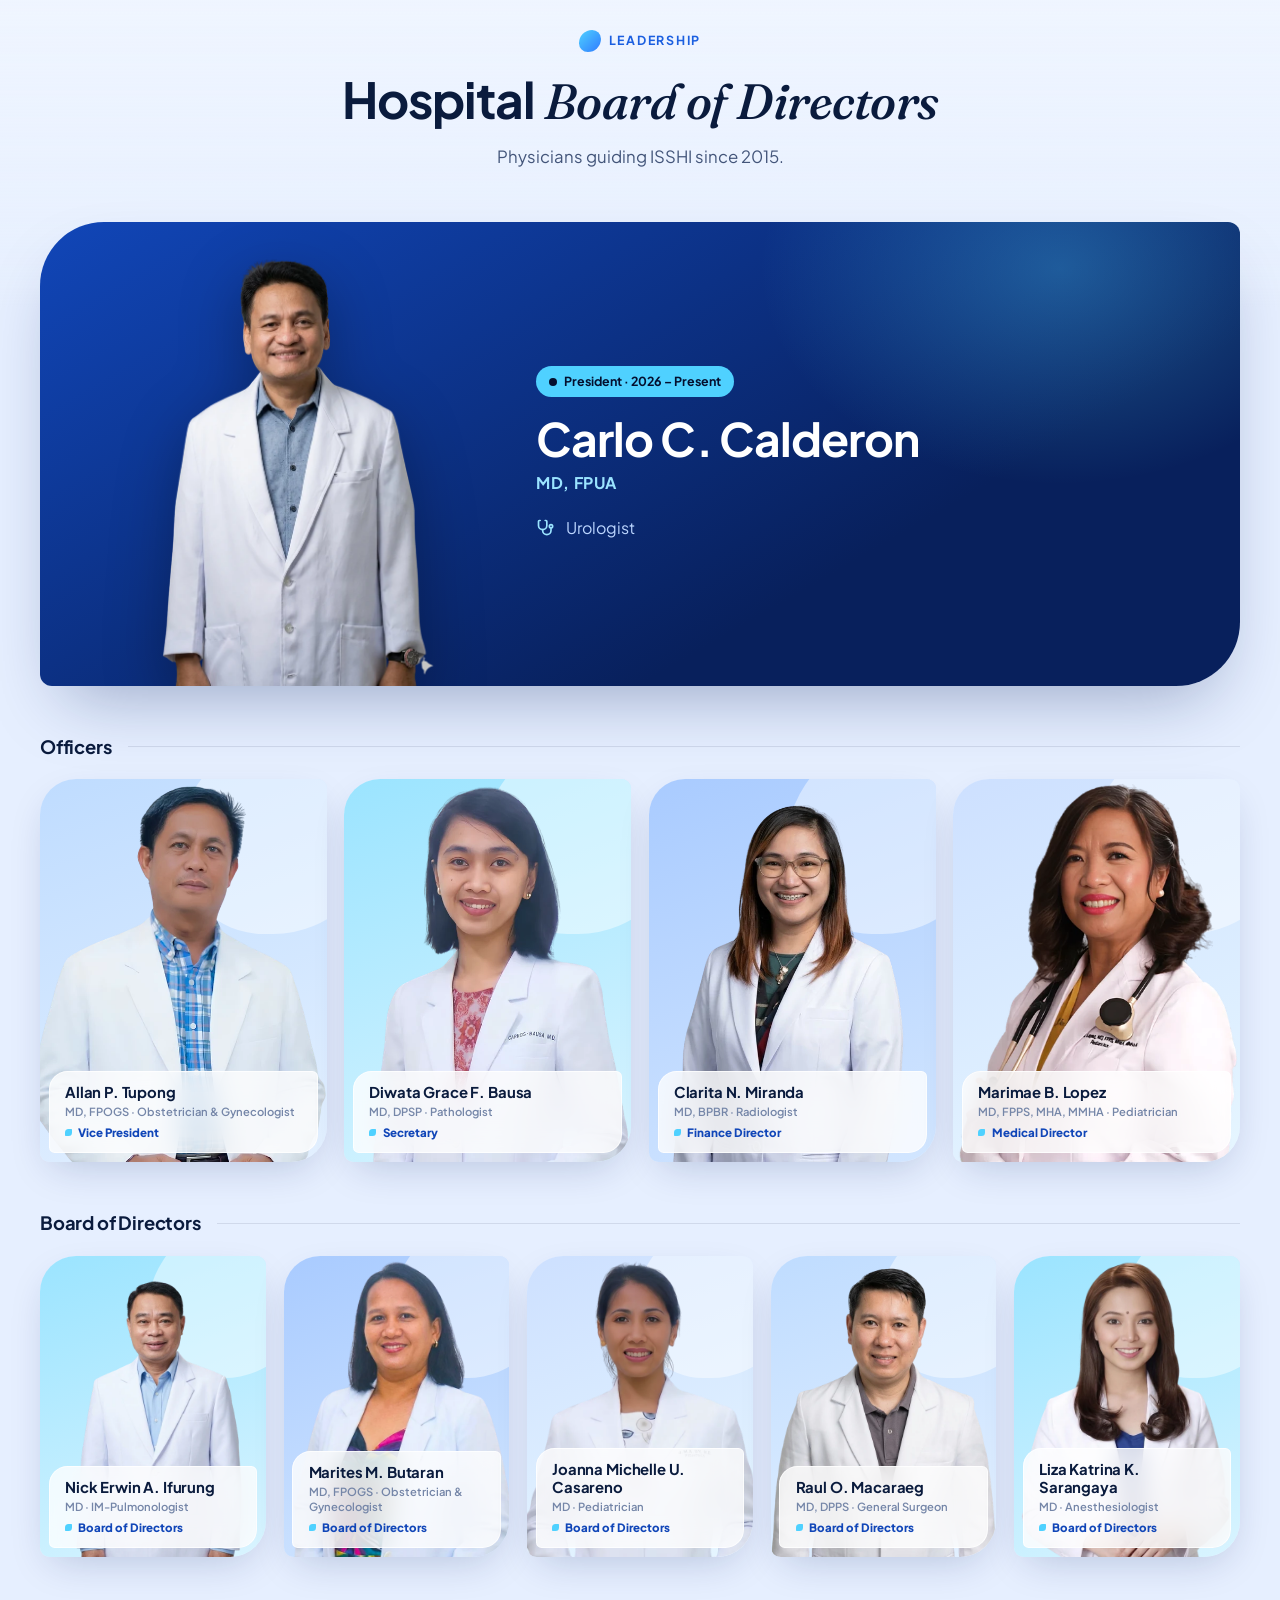
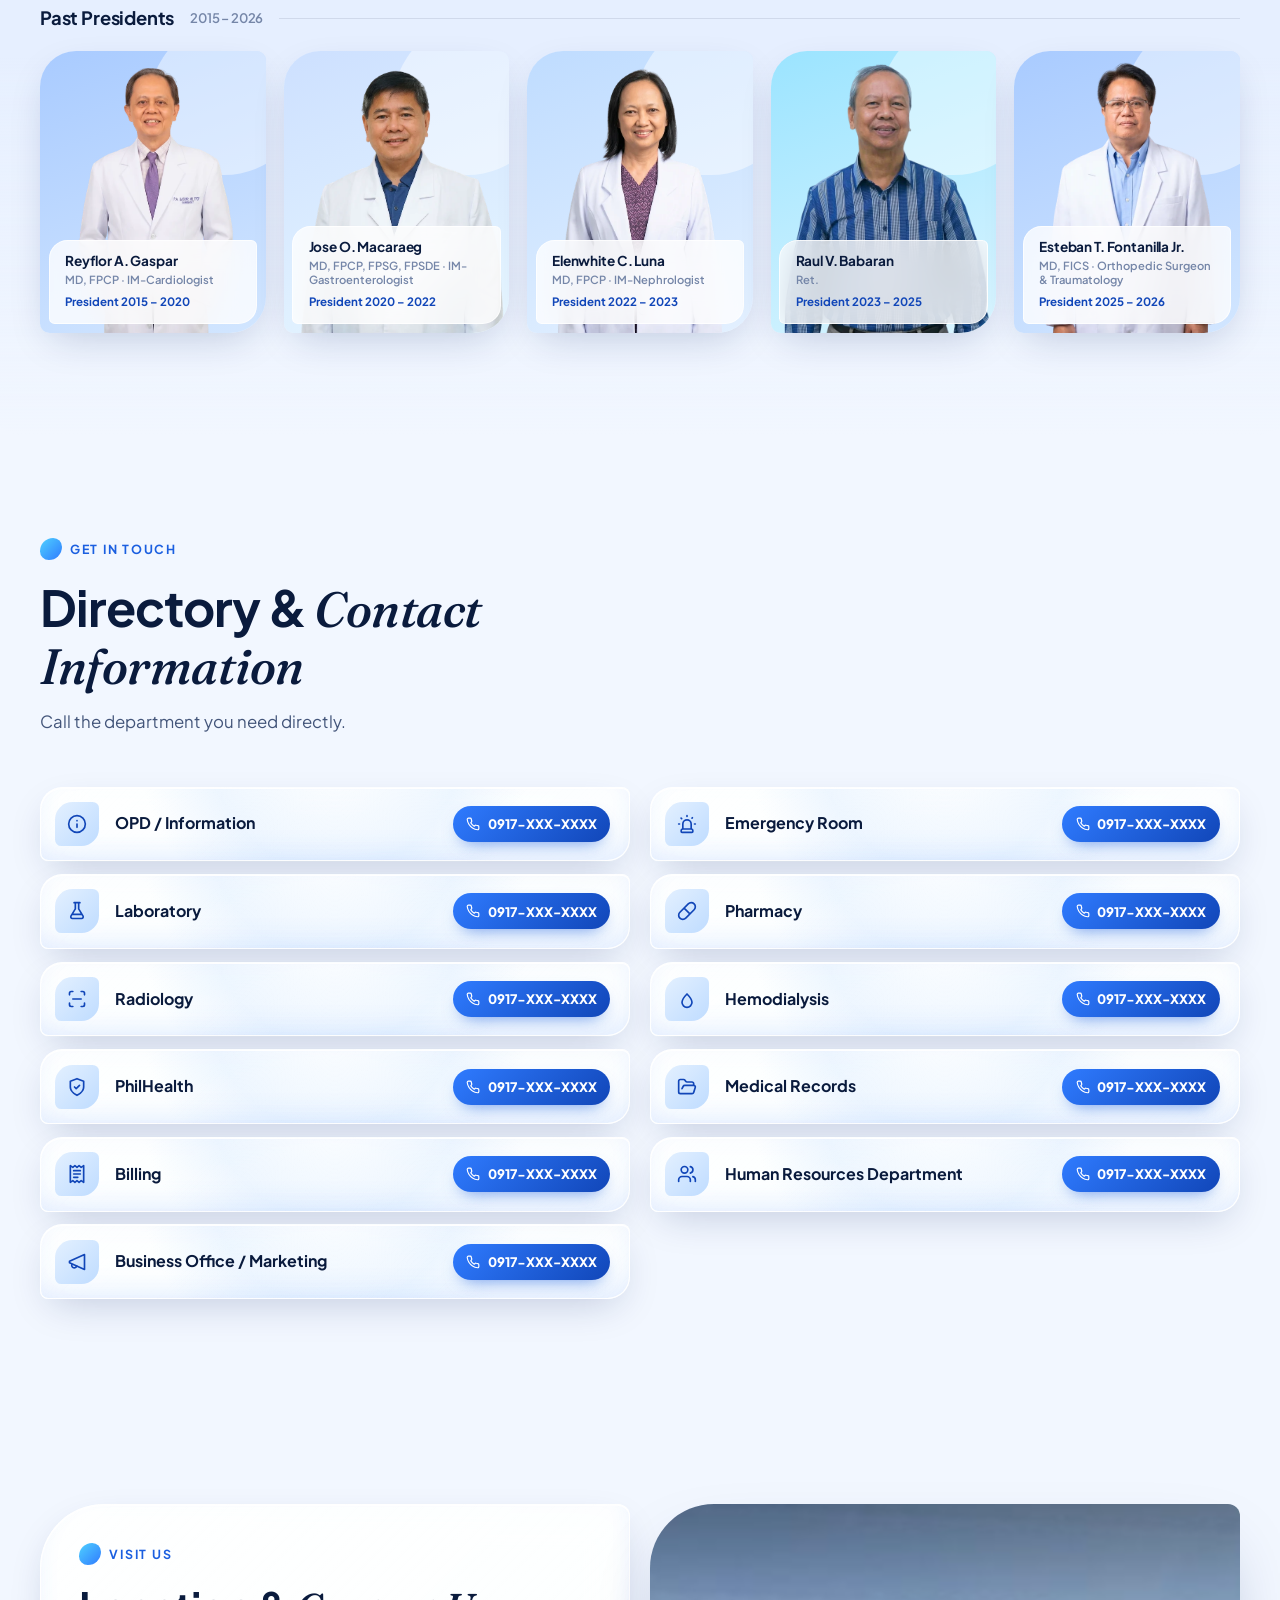
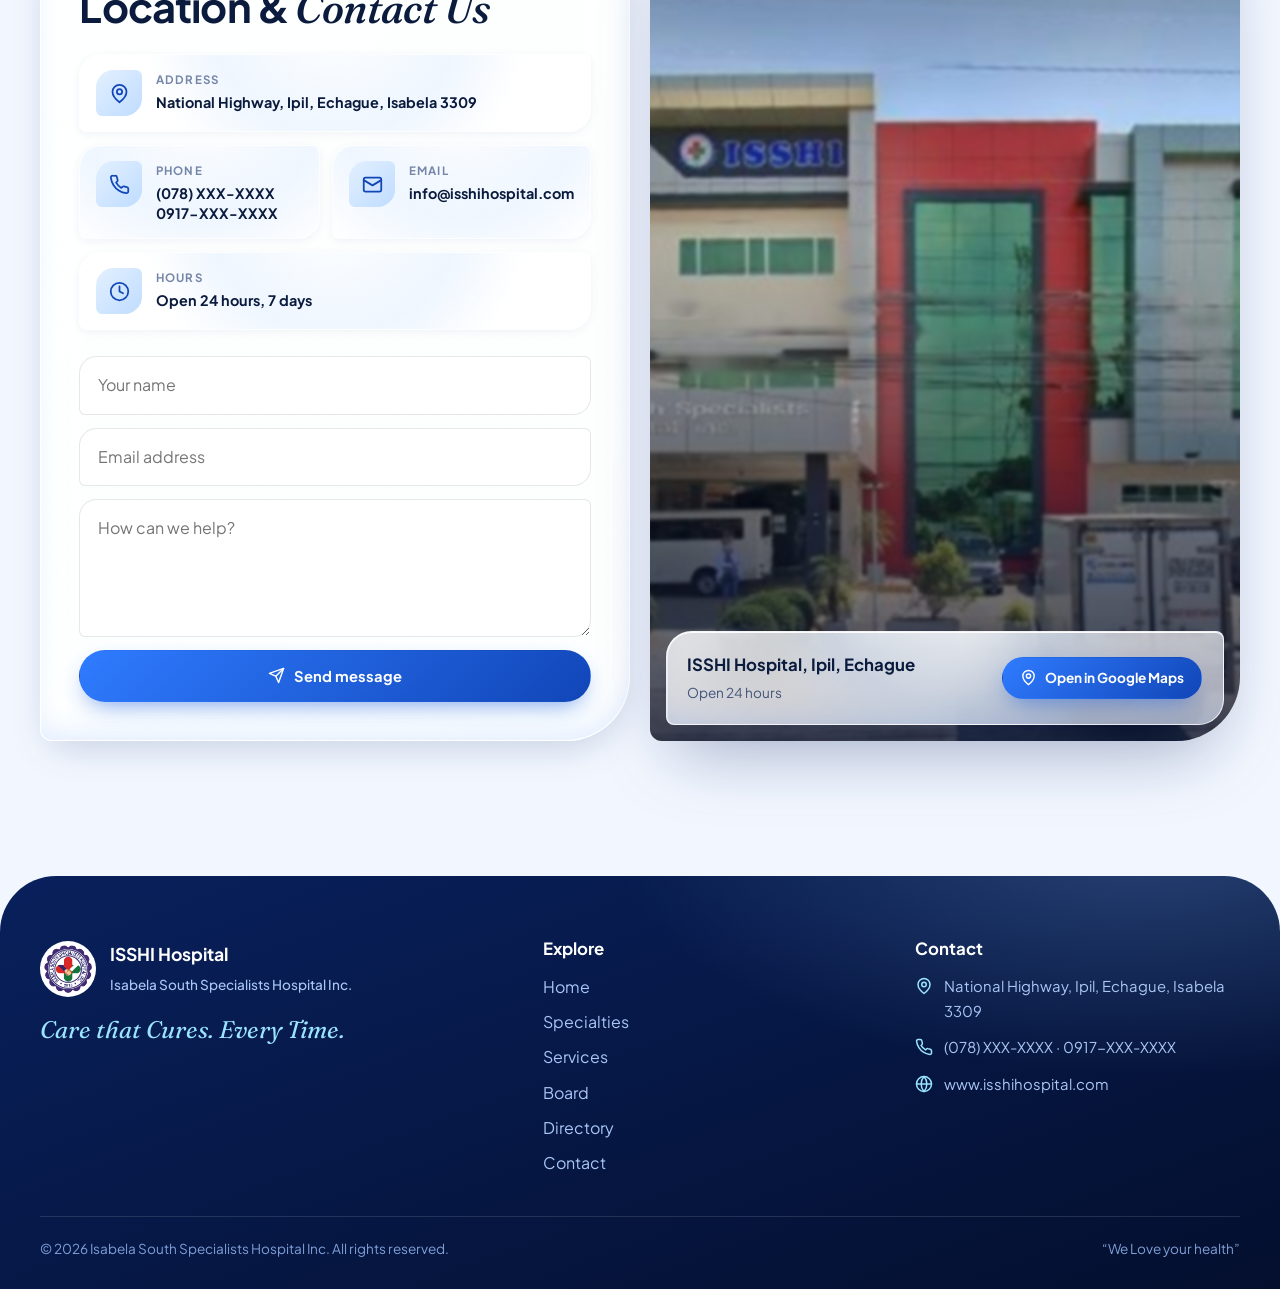
<file: ISSHI WEBSITE/isshit/isshi-hospital/index.html>
<!DOCTYPE html>
<html lang="en">
<head>
  <meta charset="utf-8">
  <meta name="viewport" content="width=device-width, initial-scale=1, viewport-fit=cover">
  <title>ISSHI Hospital – Isabela South Specialists Hospital Inc.</title>
  <meta name="description" content="Isabela South Specialists Hospital Inc. (ISSHI) — a multi-specialty hospital in Echague, Isabela offering compassionate, affordable and high-quality care since 2015.">
  <link rel="icon" href="assets/images/brand/seal.png">
  <link rel="preconnect" href="https://fonts.googleapis.com">
  <link rel="preconnect" href="https://fonts.gstatic.com" crossorigin>
  <link href="https://fonts.googleapis.com/css2?family=Fraunces:ital,opsz,wght@1,9..144,500&family=Plus+Jakarta+Sans:wght@400;500;600;700;800&display=swap" rel="stylesheet">
  <link rel="stylesheet" href="css/base.css">
  <link rel="stylesheet" href="css/layout.css">
  <link rel="stylesheet" href="css/components.css">
  <link rel="stylesheet" href="css/sections.css">
  <link rel="stylesheet" href="css/fx.css">
  <link rel="stylesheet" href="css/responsive.css">
</head>
<body>
  <div class="backdrop" aria-hidden="true"><i class="blob blob--a"></i><i class="blob blob--b"></i><i class="blob blob--c"></i></div>
  <svg width="0" height="0" style="position:absolute" aria-hidden="true"><defs>
    <filter id="goo"><feGaussianBlur in="SourceGraphic" stdDeviation="9" result="b"/><feColorMatrix in="b" mode="matrix" values="1 0 0 0 0  0 1 0 0 0  0 0 1 0 0  0 0 0 22 -9"/></filter>
  </defs></svg>
  <div class="liquid" id="liquid" aria-hidden="true"><i></i><i></i><i></i><i></i></div>

  <!-- ===== Header ===== -->
  <header class="site-header">
    <div class="nav" id="nav">
      <a class="brand" href="#home" aria-label="ISSHI Hospital home">
        <img src="assets/images/brand/seal.png" alt="">
        <span><strong>ISSHI HOSPITAL</strong><small>Isabela South Specialists Hospital Inc.</small></span>
      </a>
      <nav class="nav-links" aria-label="Main">
        <a href="#home">Home</a><a href="#specialties">Specialties</a><a href="#services">Services</a>
        <a href="#board">Board</a><a href="#directory">Directory</a><a href="#contact">Contact</a>
      </nav>
      <div class="nav-cta">
        <a class="btn btn--ghost btn--sm" href="#contact"><i data-icon="user"></i>Patient Login</a>
        <a class="btn btn--primary btn--sm" href="#contact"><i data-icon="calendar-check"></i><span>Book Appointment</span></a>
      </div>
      <button class="burger" id="burger" aria-label="Menu" aria-expanded="false"><i data-icon="menu"></i></button>
    </div>
  </header>

  <main>
    <!-- ===== Hero ===== -->
    <section class="hero" id="home">
      <div class="med-layer" aria-hidden="true">
      <div class="med m-syringe" data-depth="26"><svg viewBox="0 0 220 60" class="syringe">
        <g class="plunger"><rect x="2" y="18" width="8" height="24" rx="3" fill="#2f7bff"/><rect x="10" y="28" width="30" height="4" fill="#8cc4ff"/><rect x="38" y="20" width="9" height="20" rx="2" fill="#1146b8"/></g>
        <rect class="fluid" x="47" y="21" width="80" height="18" fill="#4fd1ff"/>
        <rect x="42" y="16" width="90" height="28" rx="7" fill="rgba(255,255,255,.35)" stroke="#1b5fe0" stroke-width="2.5"/>
        <path d="M58 16v6M74 16v6M90 16v6M106 16v6M122 16v6" stroke="#1b5fe0" stroke-width="2"/>
        <rect x="132" y="10" width="7" height="40" rx="2" fill="#1b5fe0"/>
        <rect x="139" y="26" width="14" height="8" fill="#8cc4ff" stroke="#1b5fe0" stroke-width="2"/>
        <path d="M153 30h60" stroke="#1146b8" stroke-width="3" stroke-linecap="round"/>
        <circle class="drop" cx="214" cy="34" r="3.5" fill="#4fd1ff"/>
      </svg></div>
      <div class="med m-pill" data-depth="40"><svg viewBox="0 0 80 36"><rect x="2" y="2" width="76" height="32" rx="16" fill="#fff" stroke="#1b5fe0" stroke-width="2.5"/><path d="M40 2h24a16 16 0 0 1 0 32H40Z" fill="#2f7bff"/><path d="M14 10h14" stroke="#bfdcff" stroke-width="3" stroke-linecap="round"/></svg></div>
      <div class="med m-mask" data-depth="32"><svg viewBox="0 0 100 70"><path d="M14 26c-8 0-12 6-12 12s4 12 12 12M86 26c8 0 12 6 12 12s-4 12-12 12" fill="none" stroke="#8cc4ff" stroke-width="3" stroke-linecap="round"/><path d="M14 14c24-8 48-8 72 0v34c0 8-8 16-36 16S14 56 14 48Z" fill="#e3f0ff" stroke="#1b5fe0" stroke-width="2.5"/><path d="M22 28h56M22 38h56M24 48h52" stroke="#8cc4ff" stroke-width="2.5" stroke-linecap="round"/></svg></div>
      <div class="med m-cross" data-depth="20"><svg viewBox="0 0 48 48"><path d="M18 4h12v14h14v12H30v14H18V30H4V18h14Z" fill="#fff" stroke="#2f7bff" stroke-width="2.5" stroke-linejoin="round"/></svg></div>
      <div class="med m-cross m-cross2" data-depth="14"><svg viewBox="0 0 48 48"><path d="M18 4h12v14h14v12H30v14H18V30H4V18h14Z" fill="#4fd1ff"/></svg></div>
      <div class="med m-beat" data-depth="18"><svg viewBox="0 0 220 50"><path class="beat" d="M0 25h50l10-18 14 38 12-30 8 10h126" fill="none" stroke="#2f7bff" stroke-width="3" stroke-linecap="round" stroke-linejoin="round"/></svg></div>
    </div>
      <div class="wrap hero-grid">
        <div>
          <span class="chip"><span class="dot"></span>Open 24 hours · Echague, Isabela</span>
          <h1>Quality Care.<span class="serif">Better Health.</span>Brighter Lives.</h1>
          <p class="hero-lead">ISSHI is a <strong>multi-specialty hospital</strong> committed to providing compassionate, affordable, and high-quality healthcare for the people of Isabela.</p>
          <div class="hero-actions">
            <a class="btn btn--primary" href="#directory"><i data-icon="search"></i>Find a department</a>
            <a class="btn btn--ghost" href="#board"><i data-icon="users"></i>Meet our doctors</a>
          </div>
          <div class="hero-stats glass">
            <div><b>2015</b><span>Established</span></div>
            <div><b id="stat-spec">7</b><span>Specialties</span></div>
            <div><b id="stat-svc">13</b><span>Services</span></div>
            <div><b>24/7</b><span>Emergency</span></div>
          </div>
        </div>

        <div class="hero-visual">
          <div class="hero-photo"><img src="assets/images/hospital/building.jpg" alt="ISSHI Hospital building along the National Highway, Echague" class="soft"></div>
          <div class="float-card glass fc-a"><div class="icon-badge"><i data-icon="heart-handshake"></i></div><div><b>Patient-Centered Care</b><span>Your well-being is our priority</span></div></div>
          <div class="float-card glass fc-b"><div class="icon-badge"><i data-icon="shield-check"></i></div><div><b>PhilHealth Accredited</b><span>incl. YAKAP</span></div></div>
          <div class="seal-ring"><img src="assets/images/brand/seal.png" alt="ISSHI seal, established 2015"></div>
        </div>
      </div>
    </section>

    <!-- ===== Specialties ===== -->
    <section class="section" id="specialties">
      <div class="wrap">
        <div class="section-head reveal"><span class="eyebrow">What we treat</span><h2>Our <span class="serif">Specialties</span></h2><p>Specialists across the fields our community needs most.</p></div>
        <div class="spec-grid" id="spec-grid"></div>
      </div>
    </section>

    <!-- ===== Why choose ===== -->
    <section class="section" id="why">
      <div class="wrap">
        <div class="section-head reveal"><span class="eyebrow">Why ISSHI</span><h2>Care you can trust, <span class="serif">close to home.</span></h2></div>
        <div class="bento">
          <article class="bento-card bento-feature reveal">
            <i class="leaf-bg"></i>
            <div class="icon-badge"><i data-icon="heart-pulse"></i></div>
            <div><h3>Compassionate Care. <span class="serif">Clinical Excellence.</span></h3><p style="margin-top:1rem">Because you deserve the best.</p></div>
          </article>
          <article class="bento-card glass reveal"><div class="icon-badge"><i data-icon="users"></i></div><h3>Experienced Doctors</h3><p>Highly qualified and compassionate team of specialists.</p></article>
          <article class="bento-card glass reveal"><div class="icon-badge"><i data-icon="microscope"></i></div><h3>Advanced Technology</h3><p>Modern diagnostics from CT-scan to 2D echo.</p></article>
          <article class="bento-card glass reveal"><div class="icon-badge"><i data-icon="building-2"></i></div><h3>Comprehensive Care</h3><p>A wide range of services under one roof for your family.</p></article>
          <article class="bento-card glass reveal"><div class="icon-badge"><i data-icon="wallet"></i></div><h3>Affordable Healthcare</h3><p>Quality treatment that is accessible, with PhilHealth and HMO support.</p></article>
        </div>
      </div>
    </section>

    <!-- ===== Services ===== -->
    <section class="section" id="services">
      <div class="wrap">
        <div class="section-head reveal"><span class="eyebrow">Under one roof</span><h2>Services &amp; <span class="serif">Facilities</span></h2></div>
        <div class="services-grid">
          <div class="panel glass reveal"><h3>What we offer<small>Available at ISSHI Hospital</small></h3><ul class="svc-list" id="svc-list"></ul></div>
          <div class="stack">
            <div class="panel glass reveal"><h3>Accredited</h3><div class="badges"><div class="badge">PhilHealth</div><div class="badge">PhilHealth <em>YAKAP</em></div></div></div>
            <div class="panel glass reveal"><h3>Accepted HMOs</h3><div class="hmo-grid" id="hmo-grid"></div></div>
          </div>
        </div>
      </div>
    </section>

    <!-- ===== Board of Directors ===== -->
    <section class="section board" id="board">
      <div class="wrap">
        <div class="section-head section-head--center reveal"><span class="eyebrow">Leadership</span><h2>Hospital <span class="serif">Board of Directors</span></h2><p>Physicians guiding ISSHI since 2015.</p></div>

        <article class="president reveal" id="president"></article>

        <h3 class="sub-head">Officers</h3>
        <div class="people people--4" id="officers"></div>

        <h3 class="sub-head">Board of Directors</h3>
        <div class="people people--5" id="directors"></div>

        <h3 class="sub-head">Past Presidents <small>2015 – 2026</small></h3>
        <div class="people people--5" id="past"></div>
      </div>
    </section>

    <!-- ===== Directory ===== -->
    <section class="section" id="directory">
      <div class="wrap">
        <div class="section-head reveal"><span class="eyebrow">Get in touch</span><h2>Directory &amp; <span class="serif">Contact Information</span></h2><p>Call the department you need directly.</p></div>
        <div class="dir-grid" id="dir-grid"></div>
      </div>
    </section>

    <!-- ===== Contact ===== -->
    <section class="section" id="contact">
      <div class="wrap contact-grid">
        <div class="panel glass reveal">
          <span class="eyebrow">Visit us</span>
          <h2 style="font-size:clamp(1.9rem,3.5vw,2.6rem);margin:.7rem 0 1rem">Location &amp; <span class="serif">Contact Us</span></h2>
          <div class="info-tiles">
            <div class="info-tile glass"><div class="icon-badge"><i data-icon="map-pin"></i></div><div><small>Address</small><b>National Highway, Ipil, Echague, Isabela 3309</b></div></div>
            <div class="info-tile glass"><div class="icon-badge"><i data-icon="phone"></i></div><div><small>Phone</small><b>(078) XXX-XXXX<br>0917-XXX-XXXX</b></div></div>
            <div class="info-tile glass"><div class="icon-badge"><i data-icon="mail"></i></div><div><small>Email</small><b>info@isshihospital.com</b></div></div>
            <div class="info-tile glass"><div class="icon-badge"><i data-icon="clock"></i></div><div><small>Hours</small><b>Open 24 hours, 7 days</b></div></div>
          </div>
          <form class="form" id="contact-form">
            <input name="name" placeholder="Your name" required aria-label="Name">
            <input name="email" type="email" placeholder="Email address" required aria-label="Email">
            <textarea name="message" rows="4" placeholder="How can we help?" required aria-label="Message"></textarea>
            <button class="btn btn--primary" type="submit"><i data-icon="send"></i>Send message</button>
          </form>
        </div>
        <div class="map-card reveal">
          <img src="assets/images/hospital/building.jpg" alt="ISSHI Hospital entrance" class="soft" loading="lazy">
          <div class="map-info glass">
            <div><b>ISSHI Hospital, Ipil, Echague</b><span>Open 24 hours</span></div>
            <a class="btn btn--primary btn--sm" target="_blank" rel="noopener" href="https://www.google.com/maps/search/?api=1&query=Isabela+South+Specialists+Hospital+Echague+Isabela"><i data-icon="map-pin"></i>Open in Google Maps</a>
          </div>
        </div>
      </div>
    </section>
  </main>

  <!-- ===== Footer ===== -->
  <footer class="site-footer">
    <div class="wrap">
      <div class="footer-main">
        <div>
          <div class="footer-brand"><img src="assets/images/brand/seal.png" alt=""><strong>ISSHI Hospital<br><span style="font-weight:500;font-size:.85rem;color:#a9c6f5">Isabela South Specialists Hospital Inc.</span></strong></div>
          <p class="footer-tag">Care that Cures. Every Time.</p>
        </div>
        <div><h3>Explore</h3><nav class="footer-links"><a href="#home">Home</a><a href="#specialties">Specialties</a><a href="#services">Services</a><a href="#board">Board</a><a href="#directory">Directory</a><a href="#contact">Contact</a></nav></div>
        <div><h3>Contact</h3><ul class="footer-contact">
          <li><i data-icon="map-pin"></i>National Highway, Ipil, Echague, Isabela 3309</li>
          <li><i data-icon="phone"></i>(078) XXX-XXXX · 0917-XXX-XXXX</li>
          <li><i data-icon="globe"></i>www.isshihospital.com</li></ul></div>
      </div>
      <div class="footer-bottom"><span>© <span id="year">2026</span> Isabela South Specialists Hospital Inc. All rights reserved.</span><span>“We Love your health”</span></div>
    </div>
  </footer>

  <script src="js/icons.js"></script>
  <script src="js/data.js"></script>
  <script src="js/render.js"></script>
  <script src="js/main.js"></script>
  <script src="js/fx.js"></script>
</body>
</html>
</file>
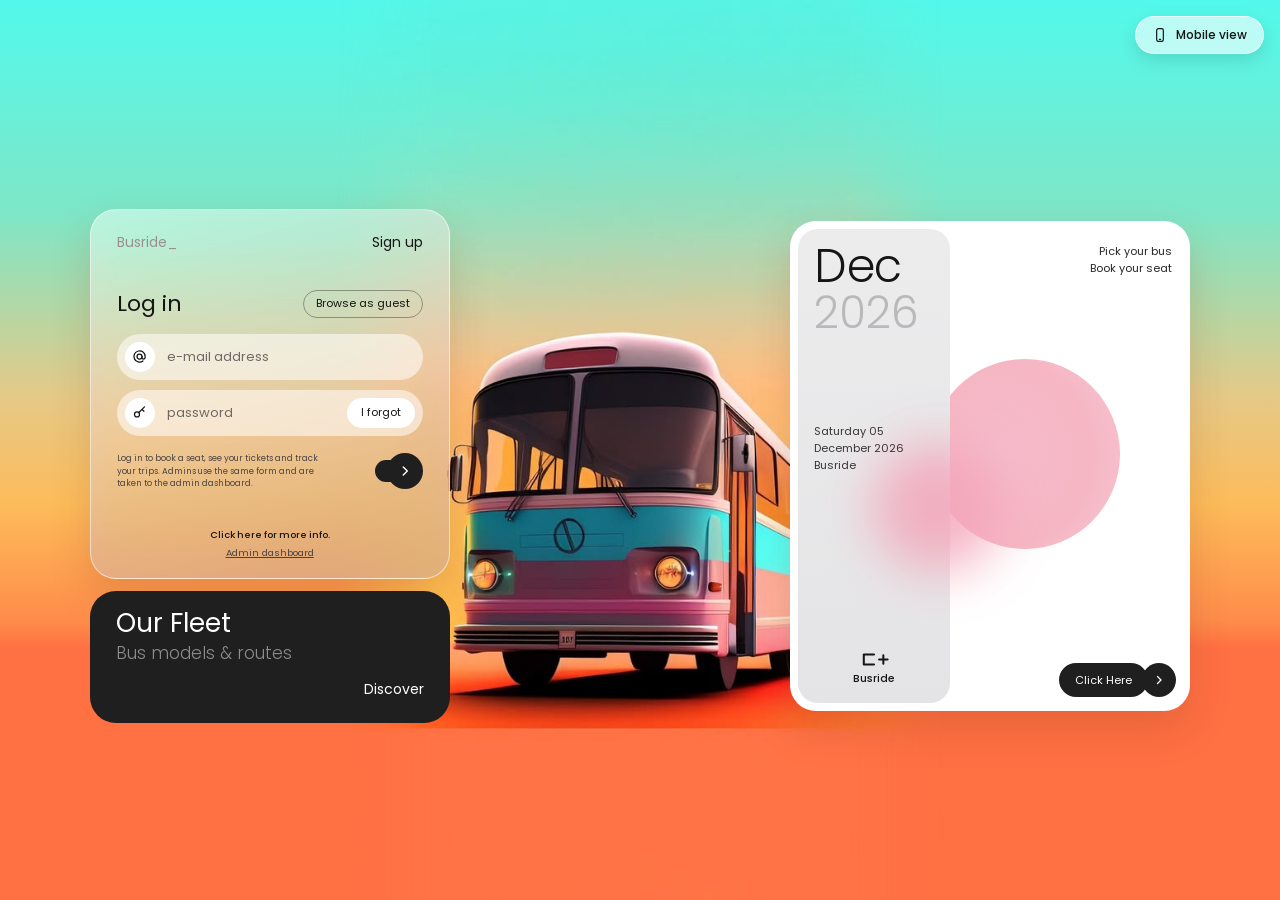
<file: busride/book.html>
<!doctype html>
<html lang="en">
<head>
  <meta charset="utf-8">
  <meta name="viewport" content="width=device-width, initial-scale=1, viewport-fit=cover">
  <title>Book a seat · Busride</title>
  <link rel="preconnect" href="https://fonts.googleapis.com">
  <link rel="preconnect" href="https://fonts.gstatic.com" crossorigin>
  <link href="https://fonts.googleapis.com/css2?family=Poppins:wght@300;400;500;600&display=swap" rel="stylesheet">
  <link rel="stylesheet" href="assets/css/style.css">
  <link rel="stylesheet" href="assets/css/app.css">
</head>
<body class="inner">
  <div id="bg" aria-hidden="true"></div>
  <div class="scroller">
    <header id="topnav"></header>

    <main class="page" id="bookRoot">
      <section><p class="empty">Loading…</p></section>
    </main>
  </div>

  <script src="assets/js/common.js"></script>
  <script src="assets/js/book.js"></script>
</body>
</html>
</file>
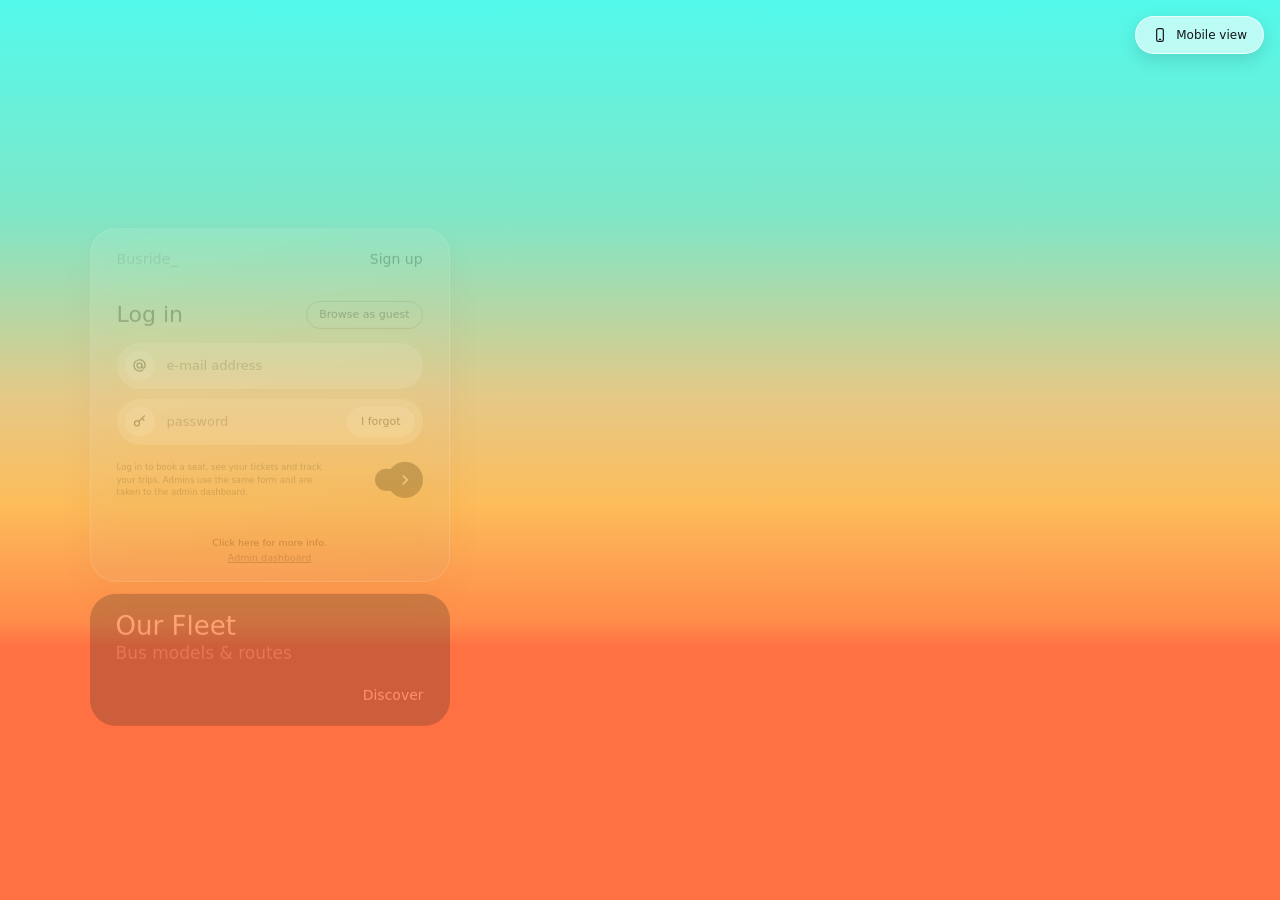
<file: busride/dashboard.html>
<!doctype html>
<html lang="en">
<head>
  <meta charset="utf-8">
  <meta name="viewport" content="width=device-width, initial-scale=1, viewport-fit=cover">
  <title>My dashboard · Busride</title>
  <link rel="preconnect" href="https://fonts.googleapis.com">
  <link rel="preconnect" href="https://fonts.gstatic.com" crossorigin>
  <link href="https://fonts.googleapis.com/css2?family=Poppins:wght@300;400;500;600&display=swap" rel="stylesheet">
  <link rel="stylesheet" href="assets/css/style.css">
  <link rel="stylesheet" href="assets/css/app.css">
</head>
<body class="inner">
  <div id="bg" aria-hidden="true"></div>
  <div class="scroller">
    <header id="topnav"></header>

    <main class="page" id="dash">
      <section><p class="empty">Loading…</p></section>
    </main>
  </div>

  <script src="assets/js/common.js"></script>
  <script src="assets/js/carousel.js"></script>
  <script src="assets/js/dashboard.js"></script>
</body>
</html>
</file>
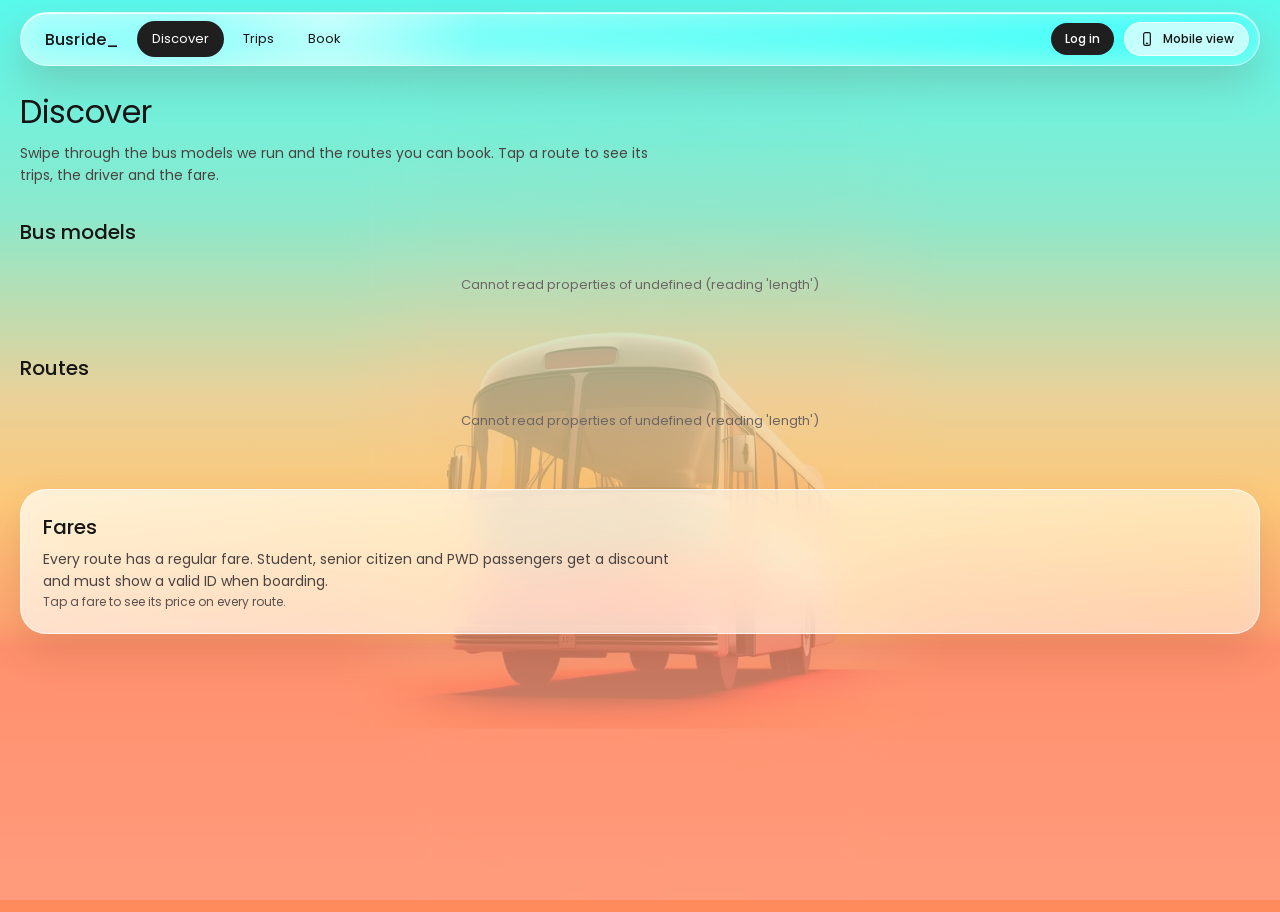
<file: busride/discover.html>
<!doctype html>
<html lang="en">
<head>
  <meta charset="utf-8">
  <meta name="viewport" content="width=device-width, initial-scale=1, viewport-fit=cover">
  <title>Discover · Busride</title>
  <link rel="preconnect" href="https://fonts.googleapis.com">
  <link rel="preconnect" href="https://fonts.gstatic.com" crossorigin>
  <link href="https://fonts.googleapis.com/css2?family=Poppins:wght@300;400;500;600&display=swap" rel="stylesheet">
  <link rel="stylesheet" href="assets/css/style.css">
  <link rel="stylesheet" href="assets/css/app.css">
</head>
<body class="inner">
  <div id="bg" aria-hidden="true"></div>
  <div class="scroller">
    <header id="topnav"></header>

    <main class="page">
      <section>
        <h1>Discover</h1>
        <p class="lead">Swipe through the bus models we run and the routes you can book. Tap a route to see its trips, the driver and the fare.</p>
      </section>

      <section>
        <h2>Bus models</h2>
        <div id="fleet" class="car"><p class="empty">Loading…</p></div>
      </section>

      <section>
        <h2>Routes</h2>
        <div id="routes" class="car"><p class="empty">Loading…</p></div>
      </section>

      <section>
        <div class="gcard">
          <h2>Fares</h2>
          <p class="lead">Every route has a regular fare. Student, senior citizen and PWD passengers get a discount and must show a valid ID when boarding.</p>
          <p class="k" id="faresHint">Tap a fare to see its price on every route.</p>
          <table class="fare-tbl" id="fares"></table>
        </div>
      </section>
    </main>
  </div>

  <script src="assets/js/common.js"></script>
  <script src="assets/js/carousel.js"></script>
  <script src="assets/js/discover.js"></script>
</body>
</html>
</file>
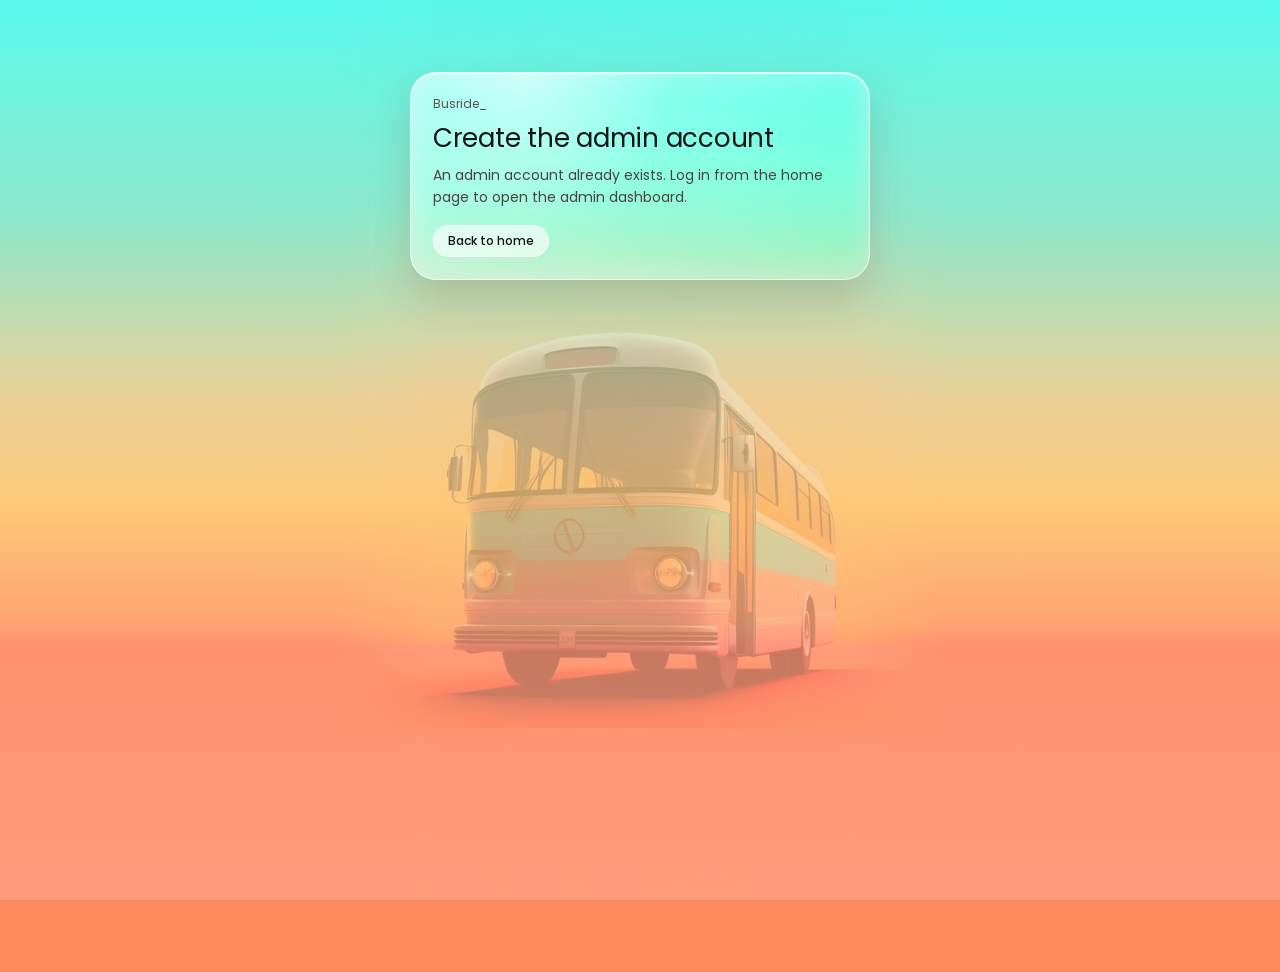
<file: busride/setup.html>
<!doctype html>
<html lang="en">
<head>
  <meta charset="utf-8">
  <meta name="viewport" content="width=device-width, initial-scale=1, viewport-fit=cover">
  <meta name="robots" content="noindex">
  <title>Admin setup · Busride</title>
  <link rel="preconnect" href="https://fonts.googleapis.com">
  <link rel="preconnect" href="https://fonts.gstatic.com" crossorigin>
  <link href="https://fonts.googleapis.com/css2?family=Poppins:wght@300;400;500;600&display=swap" rel="stylesheet">
  <link rel="stylesheet" href="assets/css/style.css">
  <link rel="stylesheet" href="assets/css/app.css">
</head>
<body class="inner">
  <div id="bg" aria-hidden="true"></div>
  <div class="scroller">
    <main class="page" style="max-width:460px;margin-top:8vh">
      <div class="gcard liquid">
        <p class="k">Busride_</p>
        <h1 style="font-size:26px;margin:6px 0 4px">Create the admin account</h1>
        <p class="lead" id="note">This works only once, from this computer, while there is no admin yet.</p>
        <form id="f" novalidate style="margin-top:16px" hidden>
          <div class="fg"><label class="lbl" for="n">Full name</label><input class="inp" id="n" autocomplete="name" maxlength="60"></div>
          <div class="fg"><label class="lbl" for="e">Email</label><input class="inp" id="e" type="email" autocomplete="email"></div>
          <div class="fg"><label class="lbl" for="p">Password (8+ characters)</label><input class="inp" id="p" type="password" autocomplete="new-password"></div>
          <div class="fg"><label class="lbl" for="c">Confirm password</label><input class="inp" id="c" type="password" autocomplete="new-password"></div>
          <button class="btn block" id="go" type="submit">Create admin &amp; open dashboard</button>
          <p class="msg-line" id="m" role="alert"></p>
        </form>
        <div class="btn-row"><a class="btn ghost sm" href="index.html">Back to home</a></div>
      </div>
    </main>
  </div>
  <script src="assets/js/common.js"></script>
  <script src="assets/js/setup.js"></script>
</body>
</html>
</file>
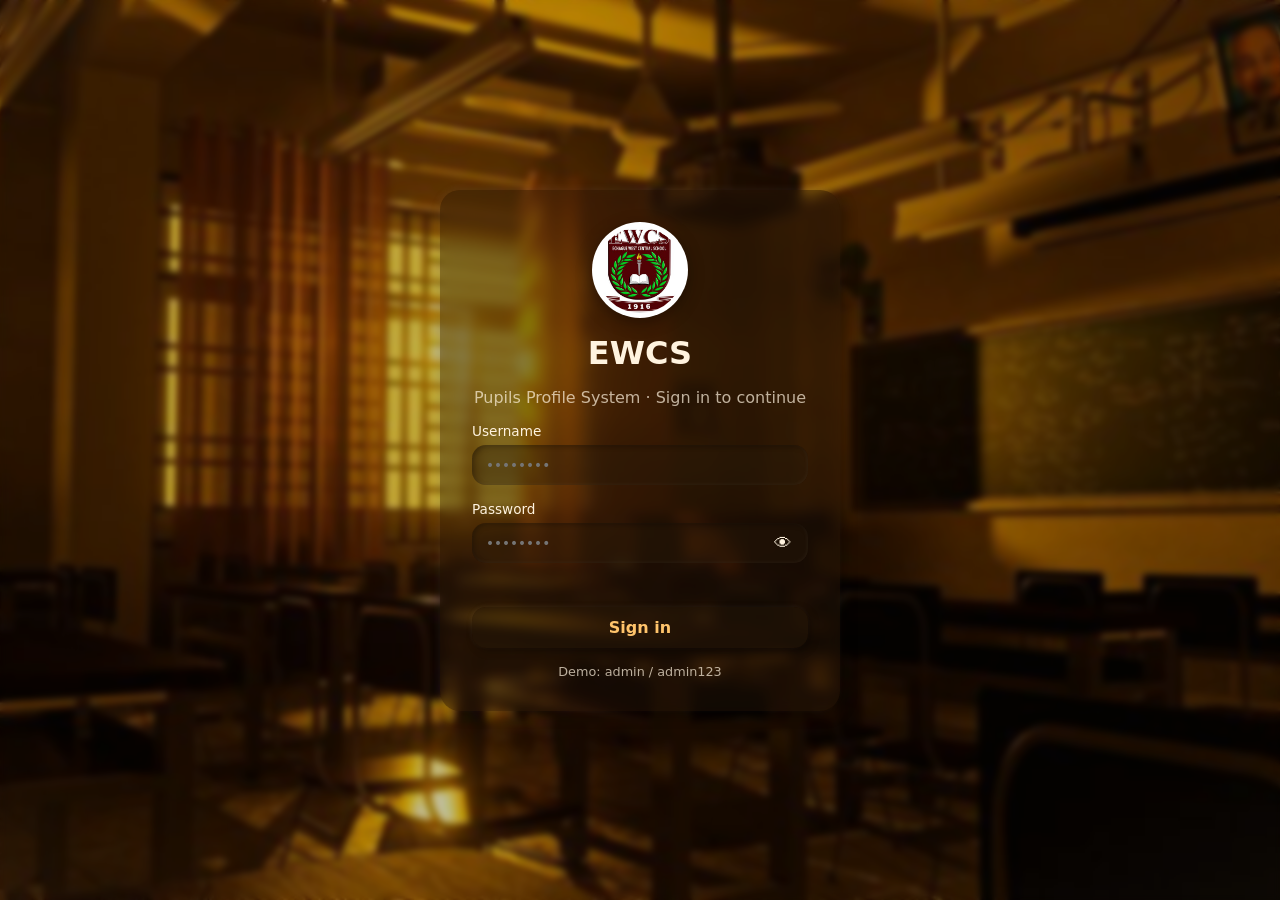
<file: Pupil Profile System- Elementary Student Record/Pupils-Profile-System/dashboard.html>
<!DOCTYPE html>
<html lang="en"><head><meta charset="UTF-8"><meta name="viewport" content="width=device-width,initial-scale=1">
<title>Dashboard · Pupils Profile System</title>
<link rel="stylesheet" href="css/style.css"><link rel="stylesheet" href="css/neomorphic.css"><link rel="stylesheet" href="css/animations.css">
<link rel="icon" href="images/logo.jpg"></head><body data-page="dashboard"><div class="wrap">
<div id="nav"></div>
<section class="carousel neo" id="carousel"><div class="track" id="track"></div>
  <button class="arrow prev btn" aria-label="Previous">‹</button><button class="arrow next btn" aria-label="Next">›</button><div class="dots"></div></section>
<h2>Overview</h2><div class="grid" id="stats"></div>
<div class="two"><section class="neo pad panel"><div class="panel-head"><h3 id="panelTitle">Recent activity</h3><div class="tog">
  <button class="btn sm icon on" data-p="activity" title="Recent activity" aria-label="Recent activity">🕘</button>
  <button class="btn sm icon" data-p="archive" title="Archive" aria-label="Archive">🗂<span class="badge" id="cArc"></span></button>
  <button class="btn sm icon" data-p="trash" title="Trash" aria-label="Trash">🗑<span class="badge" id="cTrash"></span></button></div></div>
  <ul id="activity" class="list"></ul><div id="panelFoot"></div></section>
<section class="neo pad"><h3>Quick actions</h3><div class="actions">
  <a class="btn primary" href="students.html?add=1">＋ Add student</a><a class="btn" href="students.html">View list</a><button class="btn" id="qExport">Export backup</button></div></section></div>
</div><div id="toast"></div>
<script src="js/utils.js"></script><script src="js/storage.js"></script><script src="js/auth.js"></script><script src="js/carousel.js"></script><script src="js/app.js"></script>
</body></html>
</file>
<file: busride/assets/css/style.css>
/* ===== Busride — glass UI sa ibabaw ng bus wallpaper ===== */

:root {
  --ink: #161515;
  --muted: #b3b1b2;
  --paper: #ffffff;
  --dark: #1f1f20;
  --pink: #f6b6c4;
  --glass-a: rgba(255, 255, 255, .50);
  --glass-b: rgba(205, 168, 160, .62);
  --radius: 26px;
  --font: "Poppins", system-ui, -apple-system, "Segoe UI", Roboto, sans-serif;
}

* { box-sizing: border-box; margin: 0; padding: 0; }
[hidden] { display: none !important; }

html, body { min-height: 100%; }

body {
  font-family: var(--font);
  color: var(--ink);
  background: #1a1a1c;
  -webkit-font-smoothing: antialiased;
  overflow-x: hidden;
}

button, input { font: inherit; color: inherit; }
button { cursor: pointer; border: 0; background: none; }

/* ---------- Background (landscape) ---------- */
#bg {
  position: fixed;
  inset: 0;
  z-index: -1;
  /* katugma ng kulay ng wallpaper para walang putol sa gilid */
  background: linear-gradient(180deg,
    #52f9ec 0%, #7fe6c6 24%, #e5c987 44%, #fdbc5a 56%,
    #ff8c4a 69%, #ff7043 72%, #ff7043 100%);
}
#bg::before {
  content: "";
  position: absolute;
  top: 0; bottom: 0; left: 50%;
  width: 67.5vh;            /* kasing-lapad ng image sa 135vh na taas (1:2) */
  transform: translateX(-50%);
  background: url("../img/bus-bg.jpg") center 54% / 100% auto no-repeat;
  -webkit-mask-image: linear-gradient(90deg, transparent 0, #000 16%, #000 84%, transparent 100%);
          mask-image: linear-gradient(90deg, transparent 0, #000 16%, #000 84%, transparent 100%);
}

/* ---------- Layout (landscape) ---------- */
.stage {
  min-height: 100vh;
  display: flex;
  align-items: center;
  justify-content: space-between;
  padding: 72px clamp(24px, 7vw, 120px) 40px;
  gap: 24px;
}
.col { display: flex; flex-direction: column; gap: 12px; }
.col-left  { width: 360px; }
.col-right { width: 400px; }

.card {
  border-radius: var(--radius);
  position: relative;
  animation: rise .6s cubic-bezier(.2, .8, .2, 1) both;
}
.col-right .card { animation-delay: .12s; }
@keyframes rise { from { opacity: 0; transform: translateY(14px); } }

/* ---------- Glass login card ---------- */
.glass {
  background: linear-gradient(165deg, var(--glass-a), var(--glass-b));
  -webkit-backdrop-filter: blur(18px) saturate(140%);
          backdrop-filter: blur(18px) saturate(140%);
  border: 1px solid rgba(255, 255, 255, .55);
  box-shadow: 0 18px 40px rgba(120, 50, 20, .18);
}
.login { padding: 22px 26px 18px; }

.card-top {
  display: flex; justify-content: space-between; align-items: center;
  font-size: 14px;
}
.brand { color: #9c908c; letter-spacing: .01em; }
.link { font-size: 14px; font-weight: 400; }
.link:hover { text-decoration: underline; text-underline-offset: 3px; }

.title-row {
  display: flex; align-items: center; justify-content: space-between;
  margin: 34px 0 14px;
}
.title-row h2 { font-size: 22px; font-weight: 400; }

.pill-outline {
  display: inline-flex; align-items: center; gap: 6px;
  height: 28px; padding: 0 12px;
  border: 1px solid rgba(40, 30, 30, .4); border-radius: 999px;
  font-size: 11px;
  transition: background .2s;
}
.pill-outline:hover { background: rgba(255, 255, 255, .45); }
.pill-outline.solid { background: var(--dark); color: #fff; border-color: var(--dark); height: 34px; padding: 0 18px; font-size: 12px; }
.pill-outline.solid:hover { background: #000; }

.field {
  display: flex; align-items: center; gap: 12px;
  height: 46px; padding: 0 8px;
  margin-bottom: 10px;
  background: rgba(255, 255, 255, .55);
  border-radius: 999px;
  transition: box-shadow .2s, background .2s;
}
.field:focus-within { background: rgba(255, 255, 255, .8); box-shadow: 0 0 0 2px rgba(255, 255, 255, .9); }
.ico {
  flex: none; width: 30px; height: 30px; border-radius: 50%;
  display: grid; place-items: center; background: #fff;
}
.field input {
  flex: 1; min-width: 0; border: 0; outline: 0; background: transparent;
  font-size: 13px;
}
.field input::placeholder { color: #6f6866; }
.mini {
  flex: none; height: 30px; padding: 0 14px; border-radius: 999px;
  background: #fff; font-size: 11px;
}
.mini:hover { background: #f3eceb; }

.foot-row {
  display: flex; align-items: center; justify-content: space-between; gap: 14px;
  margin-top: 16px;
}
.fine { font-size: 8.5px; line-height: 1.5; color: #4b4342; max-width: 210px; }
.fine.wide { font-size: 12px; max-width: none; margin: 8px 0 18px; line-height: 1.6; }

.go {
  position: relative; flex: none; isolation: isolate;
  width: 36px; height: 36px; border-radius: 50%;
  background: var(--dark); color: #fff;
  display: grid; place-items: center;
  margin-right: 0;
  transition: transform .2s;
}
.go::before {            /* "pill" na buntot sa kaliwa, gaya ng reference */
  content: ""; position: absolute; right: 18px; top: 7px;
  width: 30px; height: 22px; border-radius: 999px; background: var(--dark);
  z-index: -1;
}
.go:hover { transform: translateX(2px); }
.go[disabled] { opacity: .6; cursor: progress; }

.msg { min-height: 16px; margin-top: 10px; font-size: 11.5px; color: #7a1f2b; }
.msg.ok { color: #1f6b3a; }

#authUser h2 { margin-top: 34px; font-size: 22px; font-weight: 400; }

.more {
  display: block; margin-top: 12px; text-align: center;
  font-size: 9.5px; font-weight: 500; color: var(--ink); text-decoration: none;
}
.more:hover { text-decoration: underline; }

/* ---------- Dark References card ---------- */
.dark {
  background: var(--dark); color: #fff;
  padding: 18px 26px 20px; min-height: 132px;
  display: flex; flex-direction: column;
}
.dark h2 { font-size: 26px; font-weight: 400; line-height: 1.1; }
.dark .sub { color: #8d8d8f; font-size: 17px; font-weight: 300; margin-top: 2px; }
.discover {
  align-self: flex-end; margin-top: auto; font-size: 14px; color: #fff; text-decoration: none;
  padding: 2px 0; border-bottom: 1px solid transparent;
}
.discover:hover { border-color: #fff; }

/* ---------- White typography card ---------- */
.paper {
  background: var(--paper);
  height: 490px;
  padding: 8px;
  display: grid;
  grid-template-columns: 152px 1fr;
  gap: 10px;
  overflow: hidden;
  box-shadow: 0 18px 40px rgba(120, 50, 20, .18);
}
.strip {
  position: relative;
  background: linear-gradient(180deg, #ececed, #e4e4e6);
  border-radius: 20px;
  padding: 14px 16px 16px;
  display: flex; flex-direction: column;
  overflow: visible;
  z-index: 1;
}
.date-big { display: flex; flex-direction: column; line-height: 1; }
.mo { font-size: 46px; font-weight: 300; letter-spacing: -.01em; }
.yr { font-size: 44px; font-weight: 300; color: #b9b8ba; margin-top: 2px; }
.date-small {
  margin-top: auto; margin-bottom: auto;
  display: flex; flex-direction: column;
  font-size: 11px; line-height: 1.55; color: #3a3637;
  position: relative; z-index: 2;
}
.orb-blur {
  position: absolute; right: -52px; top: 45%;
  width: 130px; height: 130px; border-radius: 50%;
  background: #f3a5b9; filter: blur(26px); opacity: .85;
  z-index: 0; pointer-events: none;
}
.logo {
  position: relative; z-index: 2;
  display: flex; flex-direction: column; align-items: center; gap: 3px;
  font-size: 10.5px; font-weight: 500; margin-top: auto;
}

.paper-side { position: relative; padding: 14px 10px 8px 0; }
.tag { text-align: right; font-size: 11px; line-height: 1.5; color: #2a2627; font-weight: 400; }
.orb {
  position: absolute; left: -30px; top: 130px;
  width: 190px; height: 190px; border-radius: 50%;
  background: radial-gradient(circle at 35% 50%, #f5bccb 0, var(--pink) 60%, #f7c6d1 100%);
}
.click {
  position: absolute; right: 6px; bottom: 6px;
  display: inline-flex; align-items: center; color: inherit; text-decoration: none;
}
.c-text {
  height: 34px; padding: 0 16px; display: grid; place-items: center;
  border-radius: 999px; background: var(--dark); color: #fff; font-size: 11px;
  position: relative; z-index: 1; margin-right: -6px;
}
.c-dot {
  width: 34px; height: 34px; border-radius: 50%;
  background: var(--dark); color: #fff; display: grid; place-items: center;
  transition: transform .2s;
}
.click:hover .c-dot { transform: translateX(3px); }

/* ---------- Toggle button ---------- */
.view-toggle {
  position: fixed; top: 16px; right: 16px; z-index: 20;
  display: inline-flex; align-items: center; gap: 8px;
  height: 38px; padding: 0 16px; border-radius: 999px;
  font-size: 12px; font-weight: 500; color: var(--ink);
  background: rgba(255, 255, 255, .6);
  -webkit-backdrop-filter: blur(12px); backdrop-filter: blur(12px);
  border: 1px solid rgba(255, 255, 255, .7);
  box-shadow: 0 6px 18px rgba(0, 0, 0, .12);
  transition: background .2s, transform .2s;
}
.view-toggle:hover { background: rgba(255, 255, 255, .85); transform: translateY(-1px); }

/* ---------- References panel ---------- */
.panel {
  position: fixed; z-index: 30; right: 24px; bottom: 24px;
  width: min(360px, calc(100vw - 32px)); max-height: 70vh;
  border-radius: var(--radius); padding: 18px 20px 14px;
  overflow: auto;
  animation: rise .35s ease both;
}
.panel header { display: flex; justify-content: space-between; align-items: center; margin-bottom: 8px; }
.panel h3 { font-size: 18px; font-weight: 500; }
.panel-close { font-size: 26px; line-height: 1; padding: 0 6px; }
.panel ul { list-style: none; }
.panel li { padding: 11px 0; border-top: 1px solid rgba(255, 255, 255, .55); }
.panel li strong { display: block; font-size: 13.5px; font-weight: 500; }
.panel li span { display: block; font-size: 11.5px; color: #4b4342; margin-top: 2px; line-height: 1.5; }
.panel li em { font-style: normal; font-size: 10px; color: #7a6f6c; }

.toast {
  position: fixed; left: 50%; bottom: 28px; z-index: 40;
  transform: translate(-50%, 20px); opacity: 0; pointer-events: none;
  background: var(--dark); color: #fff; padding: 10px 18px; border-radius: 999px;
  font-size: 12px; transition: opacity .25s, transform .25s;
  max-width: calc(100vw - 32px); text-align: center;
}
.toast.show { opacity: 1; transform: translate(-50%, 0); }

/* ---------- Medyo maliit na landscape ---------- */
@media (max-width: 1100px) and (min-width: 769px) {
  .col-left { width: 330px; }
  .col-right { width: 360px; }
  .paper { grid-template-columns: 136px 1fr; }
}

/* ========================================================= */
/* ===================== MOBILE MODE ======================= */
/* ========================================================= */
body.mode-mobile { background: #141415; }

body.mode-mobile #bg {
  left: 50%; right: auto;
  width: min(100vw, 430px);
  transform: translateX(-50%);
  background: #ff7043;
}
body.mode-mobile #bg::before {
  left: 0; width: 100%; transform: none;
  background: url("../img/bus-bg.jpg") center -14vh / 100% auto no-repeat;
  -webkit-mask-image: none; mask-image: none;
}
@media (min-width: 500px) {
  body.mode-mobile #bg { border-radius: 36px; inset: 12px auto 12px 50%; box-shadow: 0 0 0 1px rgba(255,255,255,.12), 0 30px 80px rgba(0,0,0,.5); overflow: hidden; }
}

body.mode-mobile .stage {
  width: min(100vw, 430px);
  margin: 0 auto;
  flex-direction: column;
  align-items: stretch;
  justify-content: flex-start;
  min-height: 100vh;
  padding: 58vh 16px 32px;
  gap: 12px;
}
body.mode-mobile .col-left,
body.mode-mobile .col-right { width: 100%; }

body.mode-mobile .login { padding: 20px 22px 16px; }
body.mode-mobile .title-row { margin-top: 26px; }
body.mode-mobile .fine { max-width: 190px; }
body.mode-mobile .paper { height: 440px; grid-template-columns: 140px 1fr; }
body.mode-mobile .orb { top: 120px; left: -26px; width: 170px; height: 170px; }
body.mode-mobile .col-right { order: 2; }
body.mode-mobile .col-left  { order: 1; }

body.mode-mobile .view-toggle {
  right: max(16px, calc(50vw - 215px + 16px));
}
body.mode-mobile .panel {
  right: 50%; transform: translateX(50%); bottom: 16px; width: min(398px, calc(100vw - 24px));
}
@media (min-width: 500px) {
  body.mode-mobile .view-toggle { right: calc(50vw - 215px + 28px); top: 26px; }
}

@media (min-width: 500px) {
  body.mode-mobile { overflow: hidden; height: 100vh; }
  body.mode-mobile .stage {
    width: min(100vw, 430px); height: calc(100vh - 24px); min-height: 0; margin: 12px auto;
    overflow-y: auto; overflow-x: hidden; border-radius: 36px; scrollbar-width: none;
  }
  body.mode-mobile .stage::-webkit-scrollbar { display: none; }
}

.btn-row { display: flex; gap: 10px; flex-wrap: wrap; }
.pill-outline { text-decoration: none; color: inherit; }
.pill-outline.solid { color: #fff; }
.toast { z-index: 80; }

@media (prefers-reduced-motion: reduce) {
  * { animation: none !important; transition: none !important; }
}

/* key icon is a button now */
.ico-btn { padding: 0; border: 0; color: var(--ink); cursor: pointer; transition: background .2s, color .2s, transform .15s; }
.ico-btn:hover { transform: scale(1.08); }
.ico-btn.on { background: var(--dark); color: #fff; }
.field:has(.ico-btn) { cursor: text; }

/* welcome after sign up */
.welcome-badge {
  width: 46px; height: 46px; margin-top: 24px; border-radius: 50%;
  display: grid; place-items: center; background: #1f6b3a; color: #fff; font-size: 22px;
  box-shadow: 0 8px 20px rgba(31, 107, 58, .35); animation: pop .55s cubic-bezier(.2, 1.4, .4, 1) both;
}
.welcome-badge + h2 { margin-top: 12px !important; }
@keyframes pop { from { transform: scale(.2); opacity: 0; } }

/* ========== Thank-you screen with a driving 3D bus ========== */
.arrive {
  position: fixed; inset: 0; z-index: 70; display: flex; flex-direction: column; align-items: center; overflow: auto;
  background: linear-gradient(180deg, #52f9ec 0%, #9fe9d0 30%, #fdbc5a 58%, #ff8c4a 100%);
  animation: arrFade .4s ease both;
}
@keyframes arrFade { from { opacity: 0; } }
.scene { --k: 1; position: relative; flex: none; width: 100%; height: clamp(250px, 40vh, 370px); overflow: hidden; perspective: 1100px; }
.sun { position: absolute; right: 14%; top: 10%; width: 96px; height: 96px; border-radius: 50%;
  background: radial-gradient(circle, #fff6c9 0 35%, #ffd36b 55%, rgba(255, 211, 107, 0) 72%); }
.cloud { position: absolute; left: 0; height: 30px; width: 130px; border-radius: 99px; background: rgba(255, 255, 255, .8); filter: blur(1px); animation: cloudgo 34s linear infinite; }
.cloud::before { content: ""; position: absolute; left: 22px; top: -14px; width: 56px; height: 40px; border-radius: 50%; background: inherit; }
.cloud.c1 { top: 12%; animation-delay: -6s; } .cloud.c2 { top: 28%; transform: scale(.7); animation-duration: 46s; animation-delay: -22s; } .cloud.c3 { top: 6%; animation-duration: 58s; animation-delay: -40s; opacity: .7; }
@keyframes cloudgo { from { translate: 105vw 0; } to { translate: -200px 0; } }
.hills { position: absolute; left: 0; right: 0; bottom: 22%; height: 24%; opacity: .75;
  background: radial-gradient(ellipse 200px 100px at 50% 100%, #e58a62 97%, transparent) 0 0 / 380px 100% repeat-x; animation: hillgo 16s linear infinite; }
@keyframes hillgo { to { background-position-x: -380px; } }
.road { position: absolute; left: 0; right: 0; bottom: 0; height: 22%; background: #3b3b41; border-top: 4px solid #ffe3a6; }
.road::after { content: ""; position: absolute; left: 0; right: 0; top: 52%; height: 6px;
  background: repeating-linear-gradient(90deg, #ffe3a6 0 54px, transparent 54px 118px); animation: roadgo .45s linear infinite; }
@keyframes roadgo { to { background-position-x: -118px; } }

.shadow { position: absolute; left: 50%; bottom: calc(15% - 14px); width: calc(340px * var(--k)); height: calc(28px * var(--k)); margin-left: calc(-170px * var(--k));
  border-radius: 50%; background: radial-gradient(closest-side, rgba(0, 0, 0, .4), transparent); animation: enter 2.4s cubic-bezier(.2, .8, .2, 1) both; }
.fit { position: absolute; left: 50%; bottom: 15%; width: 300px; height: 96px; margin-left: -150px;
  transform: scale(var(--k)); transform-origin: 50% 100%; transform-style: preserve-3d; }
.travel { position: absolute; inset: 0; transform-style: preserve-3d; animation: enter 2.4s cubic-bezier(.2, .8, .2, 1) both; }
@keyframes enter { from { transform: translateX(-85vw); } }
.bus3d { position: absolute; inset: 0; transform-style: preserve-3d; transform: rotateX(-12deg) rotateY(-34deg); animation: bob .8s ease-in-out infinite alternate; }
@keyframes bob { from { transform: rotateX(-12deg) rotateY(-34deg) translateY(0); } to { transform: rotateX(-12deg) rotateY(-34deg) translateY(-3px); } }

.face { position: absolute; backface-visibility: hidden; overflow: hidden; }
.face.side { left: 0; top: 0; width: 300px; height: 96px; transform: translateZ(55px);
  background: linear-gradient(180deg, #f6e6e1 0 14px, #2fd6c8 14px 62px, #fff 62px 68px, #f58aa4 68px); border-radius: 10px; }
.face.side.back { transform: rotateY(180deg) translateZ(55px); }
.face.nose, .face.tail { left: 95px; top: 0; width: 110px; height: 96px; background: linear-gradient(180deg, #f6e6e1 0 12px, #2fd6c8 12px 70px, #f58aa4 70px); }
.face.nose { transform: rotateY(90deg) translateZ(150px); }
.face.tail { transform: rotateY(-90deg) translateZ(150px); }
.face.roof { left: 0; top: -7px; width: 300px; height: 110px; transform: rotateX(90deg) translateZ(48px); background: linear-gradient(90deg, #f6e6e1, #fff4f1); }
.face.floor { left: 0; top: -7px; width: 300px; height: 110px; transform: rotateX(-90deg) translateZ(48px); background: #26262a; }
.win { position: absolute; left: 14px; right: 14px; top: 18px; height: 32px; border-radius: 6px;
  background: repeating-linear-gradient(90deg, #1c3b46 0 36px, transparent 36px 44px); box-shadow: inset 0 6px 8px rgba(255, 255, 255, .1); }
.pane { position: absolute; left: 10px; right: 10px; top: 14px; height: 38px; border-radius: 8px; background: linear-gradient(135deg, #2c5a69, #1c3b46 60%); }
.pane.rear { top: 20px; height: 28px; }
.lamp { position: absolute; top: 60px; width: 14px; height: 14px; border-radius: 50%; background: #ffe3a6; box-shadow: 0 0 14px 5px rgba(255, 214, 120, .85); }
.lamp.l1 { left: 14px; } .lamp.l2 { right: 14px; }
.bumper { position: absolute; left: 4px; right: 4px; bottom: 10px; height: 6px; border-radius: 3px; background: #4a4a50; }
.wheel-wrap { position: absolute; top: 77px; width: 38px; height: 38px; transform: translateZ(58px); }
.wheel-wrap.w1 { left: 41px; } .wheel-wrap.w2 { left: 221px; }
.wheel { position: relative; width: 100%; height: 100%; border-radius: 50%; background: radial-gradient(circle, #d8dcdf 0 20%, #1b1b1d 23%); animation: spin .5s linear infinite; }
.wheel::after { content: ""; position: absolute; inset: 5px; border-radius: 50%;
  background: conic-gradient(rgba(255, 255, 255, .55) 0 6%, transparent 6% 25%, rgba(255, 255, 255, .55) 25% 31%, transparent 31% 50%, rgba(255, 255, 255, .55) 50% 56%, transparent 56% 75%, rgba(255, 255, 255, .55) 75% 81%, transparent 81%); }
@keyframes spin { to { transform: rotate(360deg); } }

.arrive-card { width: min(560px, calc(100% - 32px)); margin: 4px 0 28px; flex: none; }
.arrive-card h2 { font-size: 28px; font-weight: 500; margin: 4px 0 6px; }
@media (max-width: 520px) { .scene { --k: .72; } .arrive-card h2 { font-size: 23px; } }

.admin-hint { margin-top: 4px; text-align: center; font-size: 9.5px; color: #4b4342; }
.admin-hint a { color: inherit; text-decoration: underline; }
</file>
<file: busride/assets/css/app.css>
/* ===== Inner pages: nav, liquid glass, carousel, trips, booking, dashboards ===== */

/* ---------- Layout ---------- */
.topnav {
  position: sticky; top: 12px; z-index: 15;
  display: flex; align-items: center; gap: 18px;
  width: min(1240px, calc(100% - 32px));
  margin: 12px auto 0; padding: 8px 10px 8px 24px;
  border-radius: 999px;
}
.topnav.liquid { position: sticky; }
.topnav .brand { color: var(--ink); font-size: 16px; font-weight: 500; text-decoration: none; }
.links { display: flex; gap: 4px; flex: 1; min-width: 0; }
.links a {
  padding: 8px 15px; border-radius: 999px; font-size: 13px;
  color: var(--ink); text-decoration: none; white-space: nowrap;
  transition: background .2s;
}
.links a:hover { background: rgba(255, 255, 255, .6); }
.links a.on { background: var(--dark); color: #fff; }
.nav-right { display: flex; align-items: center; gap: 10px; font-size: 12px; }
.nav-right .who { max-width: 140px; overflow: hidden; text-overflow: ellipsis; white-space: nowrap; }
.view-toggle.in-nav { position: static; height: 34px; padding: 0 14px; box-shadow: none; }

.page { width: min(1240px, calc(100% - 32px)); margin: 22px auto 64px; }
.page > section + section { margin-top: 30px; }
.page h1 { font-size: 32px; font-weight: 400; letter-spacing: -.01em; }
.page h2 { font-size: 20px; font-weight: 500; }
.lead { color: #4b4342; font-size: 14px; line-height: 1.6; margin-top: 6px; max-width: 640px; }
.k { font-size: 12px; color: #5a5251; }
.muted { color: #6d6564; }

.gcard {
  background: linear-gradient(160deg, rgba(255, 255, 255, .74), rgba(255, 255, 255, .52));
  -webkit-backdrop-filter: blur(20px) saturate(150%); backdrop-filter: blur(20px) saturate(150%);
  border: 1px solid rgba(255, 255, 255, .7);
  border-radius: var(--radius); padding: 22px;
  box-shadow: 0 18px 40px rgba(120, 50, 20, .16);
  color: var(--ink);
}
.split { display: grid; grid-template-columns: minmax(300px, 400px) 1fr; gap: 18px; align-items: start; }
.stack > * + * { margin-top: 16px; }
.row { display: flex; align-items: center; gap: 12px; flex-wrap: wrap; }
.row.between { justify-content: space-between; }
.grid2 { display: grid; grid-template-columns: repeat(2, 1fr); gap: 14px; }

/* ---------- Liquid glass ---------- */
.liquid {
  position: relative; overflow: hidden;
  background: linear-gradient(145deg, rgba(255, 255, 255, .62), rgba(255, 255, 255, .22));
  -webkit-backdrop-filter: blur(16px) saturate(190%); backdrop-filter: blur(16px) saturate(190%);
  border: 1px solid rgba(255, 255, 255, .6);
  box-shadow:
    inset 0 1px 1px rgba(255, 255, 255, .95),
    inset 0 -12px 22px rgba(255, 255, 255, .12),
    0 18px 38px rgba(120, 50, 20, .18);
}
.liquid::before {              /* specular highlight that follows the pointer */
  content: ""; position: absolute; inset: 0; pointer-events: none; z-index: 0;
  background: radial-gradient(240px circle at var(--mx, 25%) var(--my, 0%), rgba(255, 255, 255, .6), transparent 62%);
  opacity: .8; transition: opacity .3s;
}
.liquid > * { position: relative; z-index: 1; }
.blob {
  position: absolute !important; z-index: 0 !important; pointer-events: none;
  width: 230px; height: 230px; top: -70px; left: -50px;
  background: var(--c, #2fd6c8); opacity: .5; filter: blur(34px);
  border-radius: 42% 58% 60% 40% / 50% 40% 60% 50%;
  animation: morph 9s ease-in-out infinite alternate;
}
.blob.b2 { top: auto; left: auto; right: -70px; bottom: -80px; background: #f6b6c4; animation-duration: 12s; animation-delay: -4s; }
@keyframes morph {
  50%  { border-radius: 60% 40% 35% 65% / 45% 60% 40% 55%; transform: translate(34px, 22px) rotate(35deg); }
  100% { border-radius: 38% 62% 52% 48% / 60% 38% 62% 40%; transform: translate(-10px, 40px) rotate(-20deg); }
}

/* ---------- Buttons, inputs, badges ---------- */
.btn {
  display: inline-flex; align-items: center; justify-content: center; gap: 8px;
  height: 42px; padding: 0 22px; border-radius: 999px;
  background: var(--dark); color: #fff; font-size: 13px; font-weight: 500;
  text-decoration: none; white-space: nowrap;
  transition: transform .15s, background .2s;
}
.btn:hover { background: #000; transform: translateY(-1px); }
.btn.ghost { background: rgba(255, 255, 255, .62); color: var(--ink); border: 1px solid rgba(255, 255, 255, .85); }
.btn.ghost:hover { background: #fff; }
.btn.sm { height: 32px; padding: 0 14px; font-size: 12px; }
.btn.danger { background: #9b2335; }
.btn.danger:hover { background: #7d1a29; }
.btn.block { width: 100%; }
.btn[disabled] { opacity: .5; cursor: not-allowed; transform: none; }
.btn-row { display: flex; gap: 10px; flex-wrap: wrap; margin-top: 16px; }

.fg { margin-bottom: 14px; }
.lbl { display: block; font-size: 12px; color: #5a5251; margin: 0 0 6px 8px; }
.inp {
  width: 100%; height: 44px; padding: 0 16px; border-radius: 999px;
  border: 1px solid rgba(255, 255, 255, .85); background: rgba(255, 255, 255, .72);
  font-size: 13px; outline: 0; transition: box-shadow .2s, background .2s;
}
.inp:focus { background: #fff; box-shadow: 0 0 0 2px rgba(22, 21, 21, .3); }
select.inp { appearance: none; -webkit-appearance: none; background-image: linear-gradient(45deg, transparent 50%, #444 50%), linear-gradient(135deg, #444 50%, transparent 50%); background-position: calc(100% - 22px) 19px, calc(100% - 16px) 19px; background-size: 6px 6px; background-repeat: no-repeat; padding-right: 38px; }
input[type="color"].inp { padding: 4px 8px; }
.check-line { display: flex; gap: 10px; align-items: flex-start; font-size: 12.5px; line-height: 1.5; margin: 6px 4px 14px; }
.check-line input { margin-top: 3px; accent-color: var(--dark); }

.badge {
  display: inline-flex; align-items: center; gap: 4px;
  padding: 3px 10px; border-radius: 999px; font-size: 11px; font-weight: 500;
  background: rgba(0, 0, 0, .07); white-space: nowrap;
}
.badge.ok   { background: #d6f2e0; color: #17603a; }
.badge.warn { background: #ffe8c2; color: #8a5200; }
.badge.bad  { background: #ffd9dc; color: #8a1f2b; }
.badge.info { background: #dbe9ff; color: #1f4a8a; }
.chip { display: inline-block; padding: 3px 10px; border-radius: 999px; background: rgba(255, 255, 255, .7); font-size: 11px; }
.chips { display: flex; flex-wrap: wrap; gap: 6px; }

.msg-line { font-size: 12.5px; color: #7a1f2b; min-height: 18px; margin-top: 8px; }
.empty { padding: 28px 8px; text-align: center; color: #6d6564; font-size: 13px; }

/* ---------- Tiles & bars ---------- */
.tiles { display: grid; grid-template-columns: repeat(auto-fit, minmax(170px, 1fr)); gap: 14px; }
.tile { padding: 18px 20px; border-radius: 24px; }
.tile .k { display: block; }
.tile .v { font-size: 27px; font-weight: 500; margin-top: 6px; letter-spacing: -.01em; }
.tile .s { font-size: 11px; color: #6d6564; margin-top: 2px; }

.bars { display: flex; align-items: stretch; gap: 10px; height: 170px; }
.bar { flex: 1; display: flex; flex-direction: column; align-items: center; min-width: 0; font-size: 10px; color: #5a5251; }
.bar .col { flex: 1; width: 100%; display: flex; align-items: flex-end; justify-content: center; }
.bar i { display: block; width: 100%; max-width: 44px; height: var(--h, 2%); min-height: 3px; border-radius: 12px 12px 4px 4px; background: linear-gradient(180deg, #f58aa4, #ffb347); transition: height .5s; }
.bar b { font-weight: 500; color: var(--ink); font-size: 10.5px; margin-bottom: 4px; }
.bar span { margin-top: 6px; }
.hbar { display: grid; grid-template-columns: 1fr auto; gap: 4px 12px; font-size: 12.5px; margin-top: 12px; }
.hbar .track { grid-column: 1 / -1; height: 8px; border-radius: 99px; background: rgba(0, 0, 0, .08); overflow: hidden; }
.hbar .track i { display: block; height: 100%; border-radius: 99px; background: linear-gradient(90deg, #f58aa4, #ffb347); }

/* ---------- Tables ---------- */
.tbl-wrap { overflow-x: auto; }
.tbl { width: 100%; border-collapse: collapse; font-size: 12.5px; }
.tbl th { text-align: left; font-weight: 500; color: #5a5251; padding: 10px 12px; border-bottom: 1px solid rgba(0, 0, 0, .1); white-space: nowrap; }
.tbl td { padding: 10px 12px; border-bottom: 1px solid rgba(0, 0, 0, .06); vertical-align: middle; }
.tbl tr:last-child td { border-bottom: 0; }
.tbl .acts { white-space: nowrap; text-align: right; }
.tbl .acts .btn + .btn { margin-left: 6px; }
.swatch { display: inline-block; width: 16px; height: 16px; border-radius: 50%; vertical-align: middle; border: 1px solid rgba(0, 0, 0, .15); }

/* ---------- Modal & ticket ---------- */
.modal-back {
  position: fixed; inset: 0; z-index: 60; display: grid; place-items: center; padding: 16px; overflow: auto;
  background: rgba(20, 15, 15, .45); -webkit-backdrop-filter: blur(4px); backdrop-filter: blur(4px);
  animation: fade .2s ease both;
}
.modal { width: min(520px, 100%); max-height: 92vh; overflow: auto; background: linear-gradient(160deg, rgba(255,255,255,.92), rgba(255,255,255,.82)); }
.modal h3 { font-size: 20px; font-weight: 500; margin-bottom: 14px; }
@keyframes fade { from { opacity: 0; } }
.ticket-head { display: flex; justify-content: space-between; align-items: flex-start; gap: 12px; margin-bottom: 8px; }
.ticket-code { font-size: 28px; font-weight: 500; letter-spacing: .12em; font-variant-numeric: tabular-nums; }
.tlist { margin-top: 8px; }
.trow { display: flex; justify-content: space-between; gap: 16px; padding: 9px 0; border-bottom: 1px dashed rgba(0, 0, 0, .14); font-size: 13px; }
.trow dt { color: #5a5251; flex: none; }
.trow dd { text-align: right; }

/* ---------- Carousel ---------- */
.car { position: relative; }
.car-track {
  display: flex; gap: 20px; overflow-x: auto; overflow-y: hidden;
  scroll-snap-type: x mandatory; scrollbar-width: none; -webkit-overflow-scrolling: touch;
  padding: 26px max(16px, calc(50% - min(180px, 40vw))) 40px;
  cursor: grab; outline: 0;
}
.car-track::-webkit-scrollbar { display: none; }
.car-track.drag { cursor: grabbing; scroll-snap-type: none; user-select: none; -webkit-user-select: none; }
.car-item {
  flex: 0 0 min(360px, 80vw); scroll-snap-align: center;
  transform: scale(var(--s, 1)); opacity: var(--o, 1);
  transition: transform .25s ease, opacity .25s ease;
}
.car-btn {
  position: absolute; top: 50%; z-index: 3; width: 46px; height: 46px; margin-top: -30px; border-radius: 50%;
  font-size: 26px; line-height: 1; color: var(--ink);
  background: rgba(255, 255, 255, .7); border: 1px solid rgba(255, 255, 255, .9);
  -webkit-backdrop-filter: blur(10px); backdrop-filter: blur(10px);
  box-shadow: 0 8px 20px rgba(0, 0, 0, .14); transition: transform .15s, opacity .2s;
}
.car-btn:hover { transform: scale(1.08); }
.car-btn:disabled { opacity: .35; cursor: default; transform: none; }
.car-btn.prev { left: 6px; } .car-btn.next { right: 6px; }
.car-dots { display: flex; justify-content: center; gap: 8px; margin-top: -14px; }
.car-dots button { width: 8px; height: 8px; border-radius: 99px; background: rgba(22, 21, 21, .28); transition: width .25s, background .25s; }
.car-dots button.on { width: 26px; background: var(--dark); }

.bus-card { padding: 20px 22px 22px; border-radius: 32px; min-height: 330px; display: flex; flex-direction: column; gap: 6px; }
.bus-card .art { margin: 4px -4px 4px; }
.bus-card .art svg { width: 100%; height: auto; filter: drop-shadow(0 12px 14px rgba(0, 0, 0, .18)); }
.bus-card h3 { font-size: 19px; font-weight: 500; }
.bus-card .meta { font-size: 12.5px; color: #4b4342; }
.bus-card .chips { margin: 6px 0 10px; }
.bus-card .foot { margin-top: auto; display: flex; align-items: center; justify-content: space-between; font-size: 12px; }
.route-card { padding: 22px; border-radius: 32px; min-height: 230px; display: flex; flex-direction: column; gap: 8px; }
.route-card .path { font-size: 20px; font-weight: 500; line-height: 1.3; }
.route-card .path small { display: block; font-size: 12px; font-weight: 400; color: #5a5251; margin: 2px 0; }
.route-card .price { font-size: 26px; font-weight: 500; }
.route-card .price small { font-size: 12px; font-weight: 400; color: #5a5251; }
.route-card .foot { margin-top: auto; display: flex; align-items: center; justify-content: space-between; gap: 10px; }

/* ---------- Trips page ---------- */
.trip-list { display: flex; flex-direction: column; gap: 10px; max-height: 620px; overflow: auto; padding: 4px; margin: -4px; }
.trip-item {
  display: grid; grid-template-columns: auto 1fr auto; gap: 14px; align-items: center; text-align: left; width: 100%;
  padding: 14px 16px; border-radius: 20px; background: rgba(255, 255, 255, .55); border: 2px solid transparent;
  transition: background .2s, border-color .2s, transform .15s;
}
.trip-item:hover { background: rgba(255, 255, 255, .85); transform: translateY(-1px); }
.trip-item.on { background: #fff; border-color: var(--dark); }
.trip-item .when { text-align: center; line-height: 1.2; min-width: 56px; }
.trip-item .when b { display: block; font-size: 17px; font-weight: 500; }
.trip-item .when span { font-size: 10.5px; color: #6d6564; }
.trip-item .path { font-size: 13.5px; font-weight: 500; }
.trip-item .sub { font-size: 11.5px; color: #6d6564; margin-top: 2px; }
.trip-item .price { text-align: right; font-size: 14px; font-weight: 500; }
.trip-item .price small { display: block; font-size: 10.5px; font-weight: 400; color: #6d6564; }

#map { position: relative; z-index: 0; isolation: isolate; height: 300px; border-radius: 20px; overflow: hidden; background: rgba(255, 255, 255, .5); }
.map-note { display: grid; place-items: center; height: 100%; padding: 20px; text-align: center; font-size: 13px; color: #4b4342; }
.pin-tip { font-size: 11px; font-weight: 500; }

.sec-title { font-size: 12px; text-transform: uppercase; letter-spacing: .08em; color: #6d6564; margin: 22px 0 8px; }
.driver { display: flex; gap: 14px; align-items: center; }
.avatar { width: 58px; height: 58px; border-radius: 50%; display: grid; place-items: center; flex: none; font-size: 19px; font-weight: 500; color: #fff; background: linear-gradient(135deg, #f58aa4, #ffb347); box-shadow: inset 0 1px 2px rgba(255, 255, 255, .6); }
.driver h4 { font-size: 16px; font-weight: 500; }
.checks { margin-top: 8px; }
.check { display: flex; gap: 10px; align-items: flex-start; padding: 8px 0; font-size: 12.5px; line-height: 1.45; border-bottom: 1px dashed rgba(0, 0, 0, .1); }
.check:last-child { border-bottom: 0; }
.check .ic { width: 22px; height: 22px; border-radius: 50%; display: grid; place-items: center; font-size: 12px; font-weight: 700; flex: none; }
.ic.ok { background: #d6f2e0; color: #17603a; }
.ic.warn { background: #ffe8c2; color: #8a5200; }
.check small { display: block; color: #6d6564; font-size: 11px; }
.fare-tbl { width: 100%; font-size: 13px; border-collapse: collapse; }
.fare-tbl td { padding: 8px 0; border-bottom: 1px dashed rgba(0, 0, 0, .12); }
.fare-tbl td:last-child { text-align: right; font-weight: 500; }
.fare-tbl small { color: #6d6564; font-size: 11px; display: block; }

/* ---------- Booking page ---------- */
.book-grid { display: grid; grid-template-columns: 1fr 360px; gap: 18px; align-items: start; }
.book-grid .sticky { position: sticky; top: 88px; }
.opts { display: grid; grid-template-columns: repeat(2, 1fr); gap: 10px; }
.opt {
  position: relative; display: flex; flex-direction: column; gap: 2px; padding: 13px 16px; border-radius: 18px; cursor: pointer;
  background: rgba(255, 255, 255, .6); border: 2px solid transparent; transition: background .2s, border-color .2s;
}
.opt:hover { background: rgba(255, 255, 255, .85); }
.opt.on { background: #fff; border-color: var(--dark); }
.opt input { position: absolute; opacity: 0; pointer-events: none; }
.opt .t { font-size: 13px; font-weight: 500; }
.opt .p { font-size: 19px; }
.opt .n { font-size: 11px; color: #6d6564; line-height: 1.4; }
.seatmap { max-width: 270px; margin: 0 auto; }
.seatmap .front { text-align: center; font-size: 11px; color: #6d6564; padding: 8px; margin-bottom: 10px; border-radius: 14px 14px 4px 4px; background: rgba(255, 255, 255, .5); }
.seats { display: grid; grid-template-columns: repeat(2, 1fr) 22px repeat(2, 1fr); gap: 8px; }
.seat { height: 38px; border-radius: 10px; background: #fff; border: 1px solid rgba(0, 0, 0, .14); font-size: 11.5px; transition: transform .1s, background .15s; }
.seat:hover:not(:disabled) { transform: translateY(-2px); background: #f3f3f4; }
.seat.taken { background: rgba(0, 0, 0, .2); color: #777; cursor: not-allowed; border-color: transparent; }
.seat.sel { background: var(--dark); color: #fff; border-color: var(--dark); }
.legend { display: flex; gap: 14px; justify-content: center; font-size: 11px; color: #5a5251; margin-top: 12px; }
.legend i { display: inline-block; width: 12px; height: 12px; border-radius: 4px; margin-right: 5px; vertical-align: -2px; background: #fff; border: 1px solid rgba(0, 0, 0, .2); }
.legend i.t { background: rgba(0, 0, 0, .25); border-color: transparent; }
.legend i.s { background: var(--dark); border-color: var(--dark); }
.sum-row { display: flex; justify-content: space-between; gap: 12px; padding: 8px 0; font-size: 13px; }
.sum-row span:first-child { color: #5a5251; }
.sum-row span:last-child { text-align: right; }
.sum-total { display: flex; justify-content: space-between; align-items: baseline; padding-top: 14px; margin-top: 6px; border-top: 1px solid rgba(0, 0, 0, .15); }
.sum-total b { font-size: 26px; font-weight: 500; }
.demo-note { font-size: 11.5px; color: #6d6564; line-height: 1.5; margin-top: 12px; }

/* ---------- Dashboards ---------- */
.dash-grid { display: grid; grid-template-columns: 1.4fr 1fr; gap: 18px; align-items: start; }
.next-trip h3 { font-size: 22px; font-weight: 500; line-height: 1.3; }
.countdown { font-size: 13px; color: #4b4342; margin: 4px 0 12px; }
.tabs { display: flex; gap: 6px; overflow-x: auto; padding: 4px; scrollbar-width: none; }
.tabs::-webkit-scrollbar { display: none; }
.tabs button { padding: 9px 16px; border-radius: 999px; font-size: 13px; white-space: nowrap; background: rgba(255, 255, 255, .5); transition: background .2s; }
.tabs button:hover { background: rgba(255, 255, 255, .85); }
.tabs button.on { background: var(--dark); color: #fff; }

/* ---------- Mobile mode ---------- */
body.mode-mobile .topnav {
  width: calc(100% - 24px); flex-wrap: wrap; gap: 6px 10px; padding: 10px 12px 10px 18px; border-radius: 26px; margin-top: 10px;
}
body.mode-mobile .topnav .brand { order: 1; flex: 1; }
body.mode-mobile .nav-right { order: 2; }
body.mode-mobile .nav-right .who { display: none; }
body.mode-mobile .links { order: 3; flex: none; width: 100%; overflow-x: auto; scrollbar-width: none; }
body.mode-mobile .page { width: calc(100% - 24px); margin-top: 16px; }
body.mode-mobile .page h1 { font-size: 26px; }
body.mode-mobile .split,
body.mode-mobile .book-grid,
body.mode-mobile .dash-grid { grid-template-columns: 1fr; }
body.mode-mobile .book-grid .sticky { position: static; }
body.mode-mobile .gcard { padding: 18px; }
body.mode-mobile .car-btn { display: none; }
body.mode-mobile .grid2,
body.mode-mobile .opts { grid-template-columns: 1fr 1fr; }
body.mode-mobile .tiles { grid-template-columns: repeat(2, 1fr); }
body.mode-mobile .trip-list { max-height: none; }

@media (min-width: 500px) {
  body.mode-mobile { overflow: hidden; height: 100vh; }
  body.mode-mobile .scroller {
    width: min(100vw, 430px); height: calc(100vh - 24px); margin: 12px auto;
    overflow-y: auto; overflow-x: hidden; border-radius: 36px; scrollbar-width: none;
  }
  body.mode-mobile .scroller::-webkit-scrollbar { display: none; }
  body.mode-mobile .topnav { top: 6px; }
}

/* Narrow landscape windows */
@media (max-width: 900px) {
  body:not(.mode-mobile) .split,
  body:not(.mode-mobile) .book-grid,
  body:not(.mode-mobile) .dash-grid { grid-template-columns: 1fr; }
  body:not(.mode-mobile) .book-grid .sticky { position: static; }
}

/* ---------- Inner pages: softer bus wallpaper behind content ---------- */
body.inner { background: #ff8a5c; }
body.inner #bg::before { opacity: .28; }
body.inner #bg::after { content: ""; position: absolute; inset: 0; background: linear-gradient(180deg, rgba(255,255,255,.04), rgba(255,255,255,.3)); }
.scroller { min-height: 100vh; }

.page a:not(.btn) { color: inherit; text-decoration: underline; text-underline-offset: 3px; }
.page a:not(.btn):hover { text-decoration-thickness: 2px; }
.page a.trip-item { text-decoration: none; }
body.inner.mode-mobile { background: #141415; }

/* clickable fares */
.fare-row { cursor: pointer; transition: background .15s; }
.fare-row:hover { background: rgba(255, 255, 255, .55); }
.fare-row:focus-visible { outline: 2px solid var(--dark); outline-offset: -2px; border-radius: 10px; }
.fare-row td:nth-child(2) { text-align: right; font-weight: 400; }
.fare-row .fare-go { text-align: right; white-space: nowrap; width: 1%; font-weight: 400; }
.fare-row .fare-go > * { vertical-align: middle; }
.fare-row .fare-go span { margin-left: 10px; font-size: 20px; color: #6d6564; }
.modal .fare-tbl small { display: block; }
.modal .fare-tbl { margin-top: 4px; }

/* admin: sidebar + content */
.admin-wrap { display: grid; grid-template-columns: 210px minmax(0, 1fr); gap: 18px; align-items: start; }
.side { display: flex; flex-direction: column; gap: 4px; padding: 12px; position: sticky; top: 88px; }
.side button { text-align: left; padding: 10px 14px; border-radius: 14px; font-size: 13px; transition: background .15s; }
.side button:hover { background: rgba(255, 255, 255, .7); }
.side button.on { background: var(--dark); color: #fff; }
@media (max-width: 900px) {
  .admin-wrap { grid-template-columns: 1fr; }
  .side { flex-direction: row; overflow-x: auto; position: static; scrollbar-width: none; }
  .side button { white-space: nowrap; }
}
body.mode-mobile .admin-wrap { grid-template-columns: 1fr; }
body.mode-mobile .side { flex-direction: row; overflow-x: auto; position: static; scrollbar-width: none; }
body.mode-mobile .side button { white-space: nowrap; }
</file>
<file: hospital-it-ticketing 1/css/style.css>
/* Hospital IT Help Desk - "liquid glass" UI
   Components follow the Figma dashboard sheet: info card, header segment, primary/secondary
   buttons, settings switch, segmented control, text field, checkbox control, compact tabs. */

:root {
  --ink: #1b2430;
  --muted: #566176;
  --line: rgba(120, 140, 165, .30);
  --blue: #4a7fb5;
  --blue-dark: #2f6197;
  --blue-soft: #dce9f7;
  --ok: #23724a;
  --ok-bg: rgba(60, 170, 110, .16);
  --warn: #8a5a0b;
  --warn-bg: rgba(230, 160, 40, .20);
  --bad: #a52f23;
  --bad-bg: rgba(210, 70, 55, .15);
  --glass: rgba(255, 255, 255, .55);
  --glass-strong: rgba(255, 255, 255, .78);
  --edge: rgba(255, 255, 255, .92);
  --shadow: 0 14px 34px rgba(52, 72, 104, .14), 0 2px 6px rgba(52, 72, 104, .08);
  --glow: 0 8px 24px rgba(74, 127, 181, .45);
  --r: 26px;
  font-family: -apple-system, BlinkMacSystemFont, "Segoe UI", Inter, Roboto, "Helvetica Neue", Arial, sans-serif;
  color-scheme: light;
}

* { box-sizing: border-box; }
html { -webkit-text-size-adjust: 100%; }
body {
  margin: 0;
  min-height: 100vh;
  color: var(--ink);
  font-size: 15px;
  line-height: 1.45;
  background:
    radial-gradient(900px 520px at 8% -8%, #f7f9fc 0, transparent 60%),
    radial-gradient(800px 600px at 100% 8%, #c9d5e6 0, transparent 58%),
    linear-gradient(180deg, #e9edf3, #d6dde8);
  background-attachment: fixed;
}
h1, h2, h3 { margin: 0; line-height: 1.2; }
h1 { font-size: 1.6rem; letter-spacing: -.01em; }
h2 { font-size: 1.15rem; }
h3 { font-size: 1rem; }
p { margin: 0; }
button, input, select, textarea { font: inherit; color: inherit; }
:focus-visible { outline: 3px solid rgba(74, 127, 181, .55); outline-offset: 2px; }

.glass {
  background: var(--glass);
  -webkit-backdrop-filter: blur(18px) saturate(1.5);
  backdrop-filter: blur(18px) saturate(1.5);
  border: 1px solid var(--edge);
  border-radius: var(--r);
  box-shadow: inset 0 1px 0 rgba(255, 255, 255, .95), var(--shadow);
}
@supports not ((backdrop-filter: blur(1px)) or (-webkit-backdrop-filter: blur(1px))) {
  .glass { background: rgba(250, 252, 255, .92); }
}

/* ---------- layout ---------- */
.shell { max-width: 1240px; margin: 0 auto; padding: 18px 20px 48px; }
.topbar { display: flex; align-items: center; gap: 14px; margin-bottom: 14px; flex-wrap: wrap; }
.brand { display: flex; align-items: center; gap: 10px; font-weight: 700; font-size: 1.05rem; margin-right: auto; }
.brand-mark {
  width: 38px; height: 38px; border-radius: 12px; display: grid; place-items: center; color: #fff;
  background: linear-gradient(180deg, #7ea6cf, #3b6a9c); box-shadow: var(--glow), inset 0 1px 0 rgba(255,255,255,.5);
}
.brand small { display: block; font-weight: 500; color: var(--muted); font-size: .75rem; }

/* header segment: search pill + avatar */
.header-segment { display: flex; align-items: center; gap: 10px; }
.search-pill { position: relative; }
.search-pill input { width: min(320px, 56vw); padding-right: 42px; }
.search-pill button {
  position: absolute; right: 6px; top: 50%; transform: translateY(-50%); border: 0; background: none;
  width: 34px; height: 34px; border-radius: 50%; color: var(--muted); cursor: pointer; display: grid; place-items: center;
}
.avatar {
  width: 42px; height: 42px; border-radius: 50%; border: 2px solid #fff; cursor: pointer; font-weight: 700; color: #fff;
  background: linear-gradient(160deg, #8fb2d6, #3b6a9c); box-shadow: var(--shadow); display: grid; place-items: center;
}
.menu-wrap { position: relative; }
.menu {
  position: absolute; right: 0; top: 52px; width: 250px; padding: 10px; z-index: 40; background: var(--glass-strong);
}
.menu .who { padding: 8px 10px 10px; border-bottom: 1px solid var(--line); margin-bottom: 6px; }
.menu .who b { display: block; }
.menu .who span { color: var(--muted); font-size: .85rem; }
.menu button {
  width: 100%; display: flex; gap: 10px; align-items: center; padding: 10px; border: 0; background: none;
  border-radius: 14px; cursor: pointer; text-align: left;
}
.menu button:hover { background: rgba(74, 127, 181, .12); }
.menu-note { color: var(--muted); font-size: .78rem; padding: 8px 10px 4px; border-top: 1px solid var(--line); margin-top: 6px; }

/* compact tabs */
.tabs {
  display: inline-flex; gap: 4px; padding: 5px; border-radius: 999px; margin-bottom: 18px; max-width: 100%; overflow-x: auto;
  border: 1px solid var(--edge); background: var(--glass); backdrop-filter: blur(14px);
  box-shadow: inset 0 1px 0 #fff, var(--shadow);
}
.tab {
  display: inline-flex; align-items: center; gap: 8px; padding: 9px 16px; border-radius: 999px; border: 0; background: none;
  color: var(--muted); font-weight: 600; cursor: pointer; text-decoration: none; position: relative; white-space: nowrap;
}
.tab:hover { color: var(--ink); background: rgba(255,255,255,.6); }
.tab[aria-current="page"] { color: var(--blue-dark); background: rgba(255,255,255,.85); box-shadow: 0 2px 8px rgba(52,72,104,.12); }
.tab[aria-current="page"]::before, .tab[aria-current="page"]::after {
  content: ""; position: absolute; left: 24%; right: 24%; height: 3px; border-radius: 3px; background: var(--blue);
}
.tab[aria-current="page"]::before { top: -4px; } .tab[aria-current="page"]::after { bottom: -4px; }

.page-head { display: flex; align-items: flex-end; justify-content: space-between; gap: 14px; margin-bottom: 16px; flex-wrap: wrap; }
.page-head p { color: var(--muted); margin-top: 4px; }
.toolbar { display: flex; gap: 10px; align-items: center; flex-wrap: wrap; margin-bottom: 14px; }
.toolbar .grow { flex: 1 1 220px; }
.toolbar > * { min-width: 0; max-width: 100%; }

/* ---------- buttons ---------- */
.btn {
  display: inline-flex; align-items: center; justify-content: center; gap: 8px; border-radius: 999px; padding: 11px 22px;
  font-weight: 650; cursor: pointer; border: 1px solid transparent; text-decoration: none; white-space: nowrap;
  transition: transform .12s ease, box-shadow .2s ease, filter .2s ease;
}
.btn:active { transform: translateY(1px); }
.btn[disabled] { opacity: .55; cursor: not-allowed; }
.btn-primary {
  color: #fff; background: linear-gradient(180deg, #86acd2 0%, #4a7fb5 52%, #3b6a9c 100%);
  border-color: rgba(255,255,255,.6);
  box-shadow: var(--glow), inset 0 1px 0 rgba(255,255,255,.6), inset 0 -2px 6px rgba(20,50,90,.25);
  text-shadow: 0 1px 2px rgba(20, 50, 90, .35);
}
.btn-primary:hover { filter: brightness(1.05); }
.btn-secondary {
  color: #3d4859; background: linear-gradient(180deg, rgba(255,255,255,.75), rgba(225,231,240,.7));
  border-color: rgba(255,255,255,.95); box-shadow: inset 0 1px 0 #fff, 0 6px 16px rgba(52,72,104,.12);
}
.btn-secondary:hover { background: rgba(255,255,255,.95); }
.btn-danger { color: var(--bad); background: rgba(255,255,255,.7); border-color: rgba(210,70,55,.35); }
.btn-danger:hover { background: var(--bad-bg); }
.btn-small { padding: 7px 14px; font-size: .88rem; }
.icon-btn {
  width: 38px; height: 38px; border-radius: 50%; border: 1px solid var(--edge); background: rgba(255,255,255,.7);
  cursor: pointer; display: inline-grid; place-items: center; color: var(--muted);
}
.icon-btn:hover { background: #fff; color: var(--ink); }

/* ---------- form controls ---------- */
.field-wrap { display: flex; flex-direction: column; gap: 6px; }
.field-wrap > label, .label { font-weight: 650; font-size: .88rem; color: #39445a; }
.field-wrap .hint { color: var(--muted); font-size: .8rem; }
.req { color: var(--bad); }
.field {
  width: 100%; padding: 11px 18px; border-radius: 999px; border: 1px solid rgba(150, 168, 192, .55);
  background: linear-gradient(180deg, rgba(235,240,247,.65), rgba(255,255,255,.7));
  box-shadow: inset 0 2px 5px rgba(60, 80, 110, .12), 0 1px 0 #fff; min-height: 44px;
}
.field::placeholder { color: #7b8698; }
.field:focus { outline: none; border-color: var(--blue); box-shadow: inset 0 2px 5px rgba(60,80,110,.1), 0 0 0 4px rgba(74,127,181,.25); }
textarea.field { border-radius: 22px; resize: vertical; min-height: 96px; line-height: 1.4; }
select.field { appearance: none; padding-right: 38px;
  background-image: url("data:image/svg+xml,%3Csvg xmlns='http://www.w3.org/2000/svg' width='12' height='8' fill='none' stroke='%23566176' stroke-width='2' stroke-linecap='round'%3E%3Cpath d='M1 1.5l5 5 5-5'/%3E%3C/svg%3E"),
    linear-gradient(180deg, rgba(235,240,247,.65), rgba(255,255,255,.7));
  background-repeat: no-repeat, no-repeat; background-position: right 16px center, 0 0; }
.form-grid { display: grid; grid-template-columns: 1fr 1fr; gap: 14px 16px; }
.form-grid .full { grid-column: 1 / -1; }
.form-error { color: var(--bad); background: var(--bad-bg); border-radius: 16px; padding: 10px 14px; font-weight: 600; }
.form-error:empty { display: none; }

/* settings switch */
.switch { display: inline-flex; align-items: center; gap: 12px; cursor: pointer; font-weight: 600; }
.switch input { position: absolute; opacity: 0; width: 1px; height: 1px; }
.switch .track {
  width: 62px; height: 34px; border-radius: 999px; position: relative; flex: none; transition: .25s;
  background: linear-gradient(180deg, #d9e0ea, #eef2f7); border: 1px solid rgba(150,168,192,.6);
  box-shadow: inset 0 2px 5px rgba(60,80,110,.15);
}
.switch .track::after {
  content: ""; position: absolute; top: 3px; left: 3px; width: 26px; height: 26px; border-radius: 50%; background: #fff;
  box-shadow: 0 2px 6px rgba(40,60,90,.3); transition: .25s;
}
.switch input:checked + .track { background: linear-gradient(180deg, #7ea9d6, #4a7fb5); border-color: #fff; box-shadow: var(--glow), inset 0 1px 0 rgba(255,255,255,.5); }
.switch input:checked + .track::after { left: 31px; background: #eaf3ff; }
.switch input:focus-visible + .track { outline: 3px solid rgba(74,127,181,.55); outline-offset: 2px; }

/* checkbox control */
.checkbox { display: inline-flex; align-items: center; gap: 12px; cursor: pointer; font-weight: 600; padding: 8px 18px 8px 8px; border-radius: 999px;
  border: 1px solid var(--edge); background: var(--glass); box-shadow: inset 0 1px 0 #fff, 0 4px 12px rgba(52,72,104,.1); }
.checkbox input { position: absolute; opacity: 0; width: 1px; height: 1px; }
.checkbox .box { width: 30px; height: 30px; border-radius: 10px; display: grid; place-items: center; color: transparent;
  border: 1px solid rgba(150,168,192,.6); background: rgba(255,255,255,.8); }
.checkbox input:checked + .box { color: #fff; background: linear-gradient(180deg, #86acd2, #3b6a9c); box-shadow: var(--glow); border-color: #fff; }
.checkbox input:focus-visible + .box { outline: 3px solid rgba(74,127,181,.55); outline-offset: 2px; }

/* segmented control */
.segmented { display: inline-flex; padding: 4px; border-radius: 999px; max-width: 100%; overflow-x: auto;
  border: 1px solid var(--edge); background: rgba(235,240,247,.7); box-shadow: inset 0 2px 5px rgba(60,80,110,.12); }
.segmented button { border: 0; background: none; padding: 8px 18px; border-radius: 999px; font-weight: 600; color: var(--muted); cursor: pointer; white-space: nowrap; }
.segmented button[aria-pressed="true"] { color: #fff; background: linear-gradient(180deg, #7ea9d6, #4a7fb5); box-shadow: var(--glow), inset 0 1px 0 rgba(255,255,255,.5); text-shadow: 0 1px 2px rgba(20,50,90,.3); }
.segmented button:not([aria-pressed="true"]):hover { color: var(--ink); }

/* ---------- info cards, tables ---------- */
.cards { display: grid; grid-template-columns: repeat(auto-fit, minmax(210px, 1fr)); gap: 16px; margin-bottom: 16px; }
.info-card { padding: 20px 22px; }
.info-card .row { display: flex; align-items: center; justify-content: space-between; color: var(--muted); font-weight: 650; }
.info-card .big { font-size: 2.3rem; font-weight: 750; letter-spacing: -.02em; margin-top: 6px; }
.info-card .sub { color: var(--muted); font-size: .85rem; }
.info-card .chip-icon { width: 38px; height: 38px; border-radius: 12px; display: grid; place-items: center; background: var(--blue-soft); color: var(--blue-dark); }
.grid-2 { display: grid; grid-template-columns: repeat(auto-fit, minmax(340px, 1fr)); gap: 16px; margin-bottom: 16px; }
.panel { padding: 22px; }
.panel h2 { margin-bottom: 14px; }
.bar-row { display: grid; grid-template-columns: minmax(90px, 34%) 1fr 36px; gap: 10px; align-items: center; padding: 5px 0; font-size: .92rem; }
.bar-row .name { overflow: hidden; text-overflow: ellipsis; white-space: nowrap; }
.bar { height: 12px; border-radius: 99px; background: rgba(120,140,165,.2); overflow: hidden; box-shadow: inset 0 1px 3px rgba(60,80,110,.2); }
.bar span { display: block; height: 100%; border-radius: 99px; background: linear-gradient(90deg, #86acd2, #3b6a9c); }
.bar-row .n { text-align: right; font-weight: 700; font-variant-numeric: tabular-nums; }
.days { display: grid; grid-template-columns: repeat(7, 1fr); gap: 10px; align-items: end; height: 170px; }
.days .col { display: flex; flex-direction: column; align-items: center; justify-content: flex-end; height: 100%; gap: 6px; font-size: .8rem; color: var(--muted); }
.days .col b { color: var(--ink); }
.days .col i { display: block; width: 100%; max-width: 38px; border-radius: 12px 12px 6px 6px; background: linear-gradient(180deg, #86acd2, #3b6a9c); min-height: 4px; box-shadow: var(--glow); }
.empty { text-align: center; color: var(--muted); padding: 32px 12px; }

.latest { display: grid; gap: 10px; }
.latest .item { display: flex; align-items: center; gap: 12px; padding: 12px 14px; border-radius: 20px; background: rgba(255,255,255,.55); border: 1px solid var(--edge); }
.latest .item { flex-wrap: wrap; }
.latest .item .t { flex: 1 1 200px; min-width: 0; }
.latest .item .t b { display: block; overflow: hidden; text-overflow: ellipsis; white-space: nowrap; }
.latest .item .t span { color: var(--muted); font-size: .85rem; }

.table-wrap { overflow-x: auto; padding: 6px 10px 10px; }
table { width: 100%; border-collapse: collapse; min-width: 720px; }
th { text-align: left; font-size: .78rem; text-transform: uppercase; letter-spacing: .05em; color: var(--muted); padding: 14px 12px 10px; white-space: nowrap; }
td { padding: 12px; border-top: 1px solid var(--line); vertical-align: middle; }
tbody tr:hover { background: rgba(255,255,255,.45); }
td .sub { color: var(--muted); font-size: .82rem; }
td.actions { text-align: right; white-space: nowrap; }
.mono { font-variant-numeric: tabular-nums; font-weight: 650; }

.badge { display: inline-block; padding: 3px 11px; border-radius: 999px; font-size: .78rem; font-weight: 700; white-space: nowrap; }
.b-blue { background: rgba(74,127,181,.18); color: #234d7a; }
.b-warn { background: var(--warn-bg); color: var(--warn); }
.b-ok { background: var(--ok-bg); color: var(--ok); }
.b-gray { background: rgba(120,140,165,.2); color: #44506a; }
.b-bad { background: var(--bad-bg); color: var(--bad); }
.b-purple { background: rgba(110,90,190,.16); color: #4f3f9a; }

/* ---------- modal ---------- */
.overlay { position: fixed; inset: 0; z-index: 100; display: grid; place-items: center; padding: 16px;
  background: rgba(190, 202, 220, .45); -webkit-backdrop-filter: blur(6px); backdrop-filter: blur(6px); animation: fade .15s ease; }
.dialog { width: min(560px, 100%); max-height: calc(100vh - 32px); overflow: auto; background: var(--glass-strong); animation: pop .18s ease; }
.dialog.wide { width: min(760px, 100%); }
.dialog-head { display: flex; align-items: center; justify-content: space-between; padding: 20px 24px 6px; }
.dialog-body { padding: 10px 24px 24px; display: grid; gap: 14px; }
.dialog-actions { display: flex; gap: 10px; justify-content: flex-end; flex-wrap: wrap; margin-top: 4px; }
.kv { display: grid; grid-template-columns: repeat(auto-fit, minmax(170px, 1fr)); gap: 12px 18px; }
.kv .k { color: var(--muted); font-size: .78rem; text-transform: uppercase; letter-spacing: .04em; font-weight: 650; }
.kv .v { font-weight: 600; word-break: break-word; }
.note { padding: 14px 16px; border-radius: 18px; background: rgba(255,255,255,.6); border: 1px solid var(--edge); white-space: pre-wrap; word-break: break-word; }
.note.ok { background: var(--ok-bg); }
.timeline { list-style: none; margin: 0; padding: 0 0 0 16px; border-left: 2px solid var(--line); display: grid; gap: 10px; }
.timeline li { position: relative; font-size: .9rem; }
.timeline li::before { content: ""; position: absolute; left: -22px; top: 5px; width: 10px; height: 10px; border-radius: 50%; background: var(--blue); box-shadow: 0 0 0 3px rgba(74,127,181,.25); }
.timeline time { display: block; color: var(--muted); font-size: .78rem; }
hr.sep { border: 0; border-top: 1px solid var(--line); margin: 4px 0; width: 100%; }

/* banner, toasts, login */
.banner { display: flex; gap: 12px; align-items: center; justify-content: space-between; padding: 12px 18px; margin-bottom: 16px; border-radius: 22px; flex-wrap: wrap; background: var(--warn-bg); border-color: rgba(230,160,40,.4); }
#toasts { position: fixed; right: 16px; bottom: 16px; z-index: 200; display: grid; gap: 10px; width: min(360px, calc(100vw - 32px)); }
.toast { padding: 13px 18px; border-radius: 20px; font-weight: 600; background: var(--glass-strong); border: 1px solid var(--edge); box-shadow: var(--shadow); animation: pop .2s ease; backdrop-filter: blur(16px); }
.toast.error { color: var(--bad); border-color: rgba(210,70,55,.4); }
.toast.ok { color: var(--ok); }
.login { min-height: 100vh; display: grid; place-items: center; padding: 20px; }
.login .card { width: min(410px, 100%); padding: 34px 30px; display: grid; gap: 16px; }
.login .brand { margin: 0 0 6px; }
.loading { text-align: center; color: var(--muted); padding: 60px 0; }

@keyframes fade { from { opacity: 0; } to { opacity: 1; } }
@keyframes pop { from { opacity: 0; transform: translateY(8px) scale(.98); } to { opacity: 1; transform: none; } }
@media (prefers-reduced-motion: reduce) { * { animation: none !important; transition: none !important; } }
@media (max-width: 640px) {
  .shell { padding: 12px 12px 40px; }
  .form-grid { grid-template-columns: 1fr; }
  .topbar { gap: 10px; }
  .search-pill input { width: 100%; }
  .header-segment { width: 100%; justify-content: space-between; }
  .search-pill { flex: 1; }
  .tab span.lbl { display: none; }
  .tab[aria-current="page"] span.lbl { display: inline; }
}
@media print { body { background: #fff; } .topbar, .tabs, .toolbar, .btn { display: none !important; } .glass { box-shadow: none; backdrop-filter: none; } }

/* ================= homepage, sign up, dashboards ================= */
.pub { padding-top: 16px; }
.pub-nav { display: flex; align-items: center; gap: 14px; padding: 10px 14px 10px 18px; margin-bottom: 26px; border-radius: 999px; }
.pub-nav .brand { text-decoration: none; color: inherit; }
.pub-links { display: flex; gap: 10px; align-items: center; }

.hero { display: grid; grid-template-columns: 1fr 1.05fr; gap: 34px; align-items: center; margin-bottom: 46px; }
.eyebrow { display: inline-block; padding: 5px 14px; border-radius: 999px; font-weight: 700; font-size: .8rem; color: var(--blue-dark);
  background: rgba(255,255,255,.7); border: 1px solid var(--edge); box-shadow: inset 0 1px 0 #fff; margin-bottom: 14px; }
.hero h1 { font-size: clamp(1.9rem, 4.2vw, 2.9rem); letter-spacing: -.02em; line-height: 1.12; margin-bottom: 14px; }
.hero-text > p { color: var(--muted); font-size: 1.08rem; max-width: 34em; }
.hero-cta { display: flex; gap: 12px; flex-wrap: wrap; margin: 22px 0; }
.hero-points { list-style: none; margin: 0; padding: 0; display: grid; gap: 8px; color: #39445a; font-weight: 550; }
.hero-points li { display: flex; gap: 10px; align-items: flex-start; }
.hero-points svg { color: var(--ok); flex: none; margin-top: 2px; }

.carousel { overflow: hidden; padding: 0; }
.slides { display: flex; transition: transform .7s cubic-bezier(.65, 0, .25, 1); }
.slide { flex: 0 0 100%; margin: 0; min-width: 0; }
.slide .art { background: radial-gradient(120% 100% at 50% 0, rgba(255,255,255,.9), rgba(205,220,238,.55)); padding: 18px 24px 6px; aspect-ratio: 16 / 9; display: grid; place-items: center; }
.slide .art svg, .slide .art img { width: 100%; height: 100%; object-fit: contain; display: block; }
.slide figcaption { padding: 14px 22px 8px; }
.slide figcaption h3 { font-size: 1.15rem; margin-bottom: 4px; }
.slide figcaption p { color: var(--muted); min-height: 2.9em; }
.carousel-bar { display: flex; align-items: center; justify-content: space-between; gap: 10px; padding: 8px 16px 16px; }
.dots { display: flex; gap: 8px; flex: 1; justify-content: center; }
.dot { width: 10px; height: 10px; border-radius: 99px; border: 0; padding: 0; cursor: pointer; background: rgba(120,140,165,.4); transition: width .25s, background .25s; }
.dot[aria-current="true"] { width: 28px; background: var(--blue); box-shadow: var(--glow); }

.pub-section { margin-bottom: 44px; }
.pub-section h2 { font-size: 1.5rem; margin-bottom: 6px; }
.pub-section .lead { color: var(--muted); margin-bottom: 18px; }
.features { display: grid; grid-template-columns: repeat(auto-fit, minmax(220px, 1fr)); gap: 16px; }
.feature { padding: 20px; display: grid; gap: 8px; align-content: start; }
.chip-icon { width: 42px; height: 42px; border-radius: 13px; display: grid; place-items: center; background: var(--blue-soft); color: var(--blue-dark); }
.steps { display: grid; grid-template-columns: repeat(auto-fit, minmax(230px, 1fr)); gap: 16px; margin-top: 14px; }
.step { padding: 22px; display: grid; gap: 6px; }
.step-n { width: 36px; height: 36px; border-radius: 50%; display: grid; place-items: center; font-weight: 800; color: #fff;
  background: linear-gradient(180deg, #86acd2, #3b6a9c); box-shadow: var(--glow); }
.pub-footer { display: flex; justify-content: space-between; gap: 10px; flex-wrap: wrap; color: var(--muted); font-size: .88rem; padding: 18px 6px 0; border-top: 1px solid var(--line); }

.login .wide-card { width: min(560px, 100%); }
.login .card .form-grid { gap: 12px 14px; }
.alt-link { text-align: center; color: var(--muted); font-size: .92rem; }
.alt-link a { color: var(--blue-dark); font-weight: 650; }

.panel-head { display: flex; align-items: center; justify-content: space-between; gap: 10px; margin-bottom: 14px; flex-wrap: wrap; }
.panel-head h2 { margin: 0; }
.table-wrap.flat { padding: 0; background: none; border: 0; box-shadow: none; backdrop-filter: none; border-radius: 0; }
table.compact { min-width: 520px; }
.tiles { display: grid; grid-template-columns: repeat(auto-fit, minmax(190px, 1fr)); gap: 14px; }
.tile { padding: 18px; display: grid; gap: 8px; align-content: start; text-decoration: none; color: inherit; transition: transform .15s, box-shadow .2s; }
.tile:hover { transform: translateY(-3px); box-shadow: inset 0 1px 0 #fff, 0 18px 38px rgba(52,72,104,.2); }

@media (max-width: 880px) {
  .hero { grid-template-columns: 1fr; gap: 24px; margin-bottom: 36px; }
  .hide-sm { display: none; }
  .pub-nav { border-radius: 26px; }
}
@media (prefers-reduced-motion: reduce) { .slides { transition: none; } }
</file>
<file: hospital-it-ticketing 2/css/style.css>
/* Hospital IT Help Desk - "liquid glass" UI
   Components follow the Figma dashboard sheet: info card, header segment, primary/secondary
   buttons, settings switch, segmented control, text field, checkbox control, compact tabs. */

:root {
  --ink: #1b2430;
  --muted: #566176;
  --line: rgba(120, 140, 165, .30);
  --blue: #4a7fb5;
  --blue-dark: #2f6197;
  --blue-soft: #dce9f7;
  --ok: #23724a;
  --ok-bg: rgba(60, 170, 110, .16);
  --warn: #8a5a0b;
  --warn-bg: rgba(230, 160, 40, .20);
  --bad: #a52f23;
  --bad-bg: rgba(210, 70, 55, .15);
  --glass: rgba(255, 255, 255, .55);
  --glass-strong: rgba(255, 255, 255, .78);
  --edge: rgba(255, 255, 255, .92);
  --shadow: 0 14px 34px rgba(52, 72, 104, .14), 0 2px 6px rgba(52, 72, 104, .08);
  --glow: 0 8px 24px rgba(74, 127, 181, .45);
  --r: 26px;
  font-family: -apple-system, BlinkMacSystemFont, "Segoe UI", Inter, Roboto, "Helvetica Neue", Arial, sans-serif;
  color-scheme: light;
}

* { box-sizing: border-box; }
html { -webkit-text-size-adjust: 100%; }
body {
  margin: 0;
  min-height: 100vh;
  color: var(--ink);
  font-size: 15px;
  line-height: 1.45;
  background:
    radial-gradient(900px 520px at 8% -8%, #f7f9fc 0, transparent 60%),
    radial-gradient(800px 600px at 100% 8%, #c9d5e6 0, transparent 58%),
    linear-gradient(180deg, #e9edf3, #d6dde8);
  background-attachment: fixed;
}
h1, h2, h3 { margin: 0; line-height: 1.2; }
h1 { font-size: 1.6rem; letter-spacing: -.01em; }
h2 { font-size: 1.15rem; }
h3 { font-size: 1rem; }
p { margin: 0; }
button, input, select, textarea { font: inherit; color: inherit; }
:focus-visible { outline: 3px solid rgba(74, 127, 181, .55); outline-offset: 2px; }

.glass {
  background: var(--glass);
  -webkit-backdrop-filter: blur(18px) saturate(1.5);
  backdrop-filter: blur(18px) saturate(1.5);
  border: 1px solid var(--edge);
  border-radius: var(--r);
  box-shadow: inset 0 1px 0 rgba(255, 255, 255, .95), var(--shadow);
}
@supports not ((backdrop-filter: blur(1px)) or (-webkit-backdrop-filter: blur(1px))) {
  .glass { background: rgba(250, 252, 255, .92); }
}

/* ---------- layout ---------- */
.shell { max-width: 1240px; margin: 0 auto; padding: 18px 20px 48px; }
.topbar { display: flex; align-items: center; gap: 14px; margin-bottom: 14px; flex-wrap: wrap; }
.brand { display: flex; align-items: center; gap: 10px; font-weight: 700; font-size: 1.05rem; margin-right: auto; }
.brand-mark {
  width: 38px; height: 38px; border-radius: 12px; display: grid; place-items: center; color: #fff;
  background: linear-gradient(180deg, #7ea6cf, #3b6a9c); box-shadow: var(--glow), inset 0 1px 0 rgba(255,255,255,.5);
}
.brand small { display: block; font-weight: 500; color: var(--muted); font-size: .75rem; }

/* header segment: search pill + avatar */
.header-segment { display: flex; align-items: center; gap: 10px; }
.search-pill { position: relative; }
.search-pill input { width: min(320px, 56vw); padding-right: 42px; }
.search-pill button {
  position: absolute; right: 6px; top: 50%; transform: translateY(-50%); border: 0; background: none;
  width: 34px; height: 34px; border-radius: 50%; color: var(--muted); cursor: pointer; display: grid; place-items: center;
}
.avatar {
  width: 42px; height: 42px; border-radius: 50%; border: 2px solid #fff; cursor: pointer; font-weight: 700; color: #fff;
  background: linear-gradient(160deg, #8fb2d6, #3b6a9c); box-shadow: var(--shadow); display: grid; place-items: center;
}
.menu-wrap { position: relative; }
.menu {
  position: absolute; right: 0; top: 52px; width: 250px; padding: 10px; z-index: 40; background: var(--glass-strong);
}
.menu .who { padding: 8px 10px 10px; border-bottom: 1px solid var(--line); margin-bottom: 6px; }
.menu .who b { display: block; }
.menu .who span { color: var(--muted); font-size: .85rem; }
.menu button {
  width: 100%; display: flex; gap: 10px; align-items: center; padding: 10px; border: 0; background: none;
  border-radius: 14px; cursor: pointer; text-align: left;
}
.menu button:hover { background: rgba(74, 127, 181, .12); }
.menu-note { color: var(--muted); font-size: .78rem; padding: 8px 10px 4px; border-top: 1px solid var(--line); margin-top: 6px; }

/* compact tabs */
.tabs {
  display: inline-flex; gap: 4px; padding: 5px; border-radius: 999px; margin-bottom: 18px; max-width: 100%; overflow-x: auto;
  border: 1px solid var(--edge); background: var(--glass); backdrop-filter: blur(14px);
  box-shadow: inset 0 1px 0 #fff, var(--shadow);
}
.tab {
  display: inline-flex; align-items: center; gap: 8px; padding: 9px 16px; border-radius: 999px; border: 0; background: none;
  color: var(--muted); font-weight: 600; cursor: pointer; text-decoration: none; position: relative; white-space: nowrap;
}
.tab:hover { color: var(--ink); background: rgba(255,255,255,.6); }
.tab[aria-current="page"] { color: var(--blue-dark); background: rgba(255,255,255,.85); box-shadow: 0 2px 8px rgba(52,72,104,.12); }
.tab[aria-current="page"]::before, .tab[aria-current="page"]::after {
  content: ""; position: absolute; left: 24%; right: 24%; height: 3px; border-radius: 3px; background: var(--blue);
}
.tab[aria-current="page"]::before { top: -4px; } .tab[aria-current="page"]::after { bottom: -4px; }

.page-head { display: flex; align-items: flex-end; justify-content: space-between; gap: 14px; margin-bottom: 16px; flex-wrap: wrap; }
.page-head p { color: var(--muted); margin-top: 4px; }
.toolbar { display: flex; gap: 10px; align-items: center; flex-wrap: wrap; margin-bottom: 14px; }
.toolbar .grow { flex: 1 1 220px; }
.toolbar > * { min-width: 0; max-width: 100%; }

/* ---------- buttons ---------- */
.btn {
  display: inline-flex; align-items: center; justify-content: center; gap: 8px; border-radius: 999px; padding: 11px 22px;
  font-weight: 650; cursor: pointer; border: 1px solid transparent; text-decoration: none; white-space: nowrap;
  transition: transform .12s ease, box-shadow .2s ease, filter .2s ease;
}
.btn:active { transform: translateY(1px); }
.btn[disabled] { opacity: .55; cursor: not-allowed; }
.btn-primary {
  color: #fff; background: linear-gradient(180deg, #86acd2 0%, #4a7fb5 52%, #3b6a9c 100%);
  border-color: rgba(255,255,255,.6);
  box-shadow: var(--glow), inset 0 1px 0 rgba(255,255,255,.6), inset 0 -2px 6px rgba(20,50,90,.25);
  text-shadow: 0 1px 2px rgba(20, 50, 90, .35);
}
.btn-primary:hover { filter: brightness(1.05); }
.btn-secondary {
  color: #3d4859; background: linear-gradient(180deg, rgba(255,255,255,.75), rgba(225,231,240,.7));
  border-color: rgba(255,255,255,.95); box-shadow: inset 0 1px 0 #fff, 0 6px 16px rgba(52,72,104,.12);
}
.btn-secondary:hover { background: rgba(255,255,255,.95); }
.btn-danger { color: var(--bad); background: rgba(255,255,255,.7); border-color: rgba(210,70,55,.35); }
.btn-danger:hover { background: var(--bad-bg); }
.btn-small { padding: 7px 14px; font-size: .88rem; }
.icon-btn {
  width: 38px; height: 38px; border-radius: 50%; border: 1px solid var(--edge); background: rgba(255,255,255,.7);
  cursor: pointer; display: inline-grid; place-items: center; color: var(--muted);
}
.icon-btn:hover { background: #fff; color: var(--ink); }

/* ---------- form controls ---------- */
.field-wrap { display: flex; flex-direction: column; gap: 6px; }
.field-wrap > label, .label { font-weight: 650; font-size: .88rem; color: #39445a; }
.field-wrap .hint { color: var(--muted); font-size: .8rem; }
.req { color: var(--bad); }
.field {
  width: 100%; padding: 11px 18px; border-radius: 999px; border: 1px solid rgba(150, 168, 192, .55);
  background: linear-gradient(180deg, rgba(235,240,247,.65), rgba(255,255,255,.7));
  box-shadow: inset 0 2px 5px rgba(60, 80, 110, .12), 0 1px 0 #fff; min-height: 44px;
}
.field::placeholder { color: #7b8698; }
.field:focus { outline: none; border-color: var(--blue); box-shadow: inset 0 2px 5px rgba(60,80,110,.1), 0 0 0 4px rgba(74,127,181,.25); }
textarea.field { border-radius: 22px; resize: vertical; min-height: 96px; line-height: 1.4; }
select.field { appearance: none; padding-right: 38px;
  background-image: url("data:image/svg+xml,%3Csvg xmlns='http://www.w3.org/2000/svg' width='12' height='8' fill='none' stroke='%23566176' stroke-width='2' stroke-linecap='round'%3E%3Cpath d='M1 1.5l5 5 5-5'/%3E%3C/svg%3E"),
    linear-gradient(180deg, rgba(235,240,247,.65), rgba(255,255,255,.7));
  background-repeat: no-repeat, no-repeat; background-position: right 16px center, 0 0; }
.form-grid { display: grid; grid-template-columns: 1fr 1fr; gap: 14px 16px; }
.form-grid .full { grid-column: 1 / -1; }
.form-error { color: var(--bad); background: var(--bad-bg); border-radius: 16px; padding: 10px 14px; font-weight: 600; }
.form-error:empty { display: none; }

/* settings switch */
.switch { display: inline-flex; align-items: center; gap: 12px; cursor: pointer; font-weight: 600; }
.switch input { position: absolute; opacity: 0; width: 1px; height: 1px; }
.switch .track {
  width: 62px; height: 34px; border-radius: 999px; position: relative; flex: none; transition: .25s;
  background: linear-gradient(180deg, #d9e0ea, #eef2f7); border: 1px solid rgba(150,168,192,.6);
  box-shadow: inset 0 2px 5px rgba(60,80,110,.15);
}
.switch .track::after {
  content: ""; position: absolute; top: 3px; left: 3px; width: 26px; height: 26px; border-radius: 50%; background: #fff;
  box-shadow: 0 2px 6px rgba(40,60,90,.3); transition: .25s;
}
.switch input:checked + .track { background: linear-gradient(180deg, #7ea9d6, #4a7fb5); border-color: #fff; box-shadow: var(--glow), inset 0 1px 0 rgba(255,255,255,.5); }
.switch input:checked + .track::after { left: 31px; background: #eaf3ff; }
.switch input:focus-visible + .track { outline: 3px solid rgba(74,127,181,.55); outline-offset: 2px; }

/* checkbox control */
.checkbox { display: inline-flex; align-items: center; gap: 12px; cursor: pointer; font-weight: 600; padding: 8px 18px 8px 8px; border-radius: 999px;
  border: 1px solid var(--edge); background: var(--glass); box-shadow: inset 0 1px 0 #fff, 0 4px 12px rgba(52,72,104,.1); }
.checkbox input { position: absolute; opacity: 0; width: 1px; height: 1px; }
.checkbox .box { width: 30px; height: 30px; border-radius: 10px; display: grid; place-items: center; color: transparent;
  border: 1px solid rgba(150,168,192,.6); background: rgba(255,255,255,.8); }
.checkbox input:checked + .box { color: #fff; background: linear-gradient(180deg, #86acd2, #3b6a9c); box-shadow: var(--glow); border-color: #fff; }
.checkbox input:focus-visible + .box { outline: 3px solid rgba(74,127,181,.55); outline-offset: 2px; }

/* segmented control */
.segmented { display: inline-flex; padding: 4px; border-radius: 999px; max-width: 100%; overflow-x: auto;
  border: 1px solid var(--edge); background: rgba(235,240,247,.7); box-shadow: inset 0 2px 5px rgba(60,80,110,.12); }
.segmented button { border: 0; background: none; padding: 8px 18px; border-radius: 999px; font-weight: 600; color: var(--muted); cursor: pointer; white-space: nowrap; }
.segmented button[aria-pressed="true"] { color: #fff; background: linear-gradient(180deg, #7ea9d6, #4a7fb5); box-shadow: var(--glow), inset 0 1px 0 rgba(255,255,255,.5); text-shadow: 0 1px 2px rgba(20,50,90,.3); }
.segmented button:not([aria-pressed="true"]):hover { color: var(--ink); }

/* ---------- info cards, tables ---------- */
.cards { display: grid; grid-template-columns: repeat(auto-fit, minmax(210px, 1fr)); gap: 16px; margin-bottom: 16px; }
.info-card { padding: 20px 22px; }
.info-card .row { display: flex; align-items: center; justify-content: space-between; color: var(--muted); font-weight: 650; }
.info-card .big { font-size: 2.3rem; font-weight: 750; letter-spacing: -.02em; margin-top: 6px; }
.info-card .sub { color: var(--muted); font-size: .85rem; }
.info-card .chip-icon { width: 38px; height: 38px; border-radius: 12px; display: grid; place-items: center; background: var(--blue-soft); color: var(--blue-dark); }
.grid-2 { display: grid; grid-template-columns: repeat(auto-fit, minmax(340px, 1fr)); gap: 16px; margin-bottom: 16px; }
.panel { padding: 22px; }
.panel h2 { margin-bottom: 14px; }
.bar-row { display: grid; grid-template-columns: minmax(90px, 34%) 1fr 36px; gap: 10px; align-items: center; padding: 5px 0; font-size: .92rem; }
.bar-row .name { overflow: hidden; text-overflow: ellipsis; white-space: nowrap; }
.bar { height: 12px; border-radius: 99px; background: rgba(120,140,165,.2); overflow: hidden; box-shadow: inset 0 1px 3px rgba(60,80,110,.2); }
.bar span { display: block; height: 100%; border-radius: 99px; background: linear-gradient(90deg, #86acd2, #3b6a9c); }
.bar-row .n { text-align: right; font-weight: 700; font-variant-numeric: tabular-nums; }
.days { display: grid; grid-template-columns: repeat(7, 1fr); gap: 10px; align-items: end; height: 170px; }
.days .col { display: flex; flex-direction: column; align-items: center; justify-content: flex-end; height: 100%; gap: 6px; font-size: .8rem; color: var(--muted); }
.days .col b { color: var(--ink); }
.days .col i { display: block; width: 100%; max-width: 38px; border-radius: 12px 12px 6px 6px; background: linear-gradient(180deg, #86acd2, #3b6a9c); min-height: 4px; box-shadow: var(--glow); }
.empty { text-align: center; color: var(--muted); padding: 32px 12px; }

.latest { display: grid; gap: 10px; }
.latest .item { display: flex; align-items: center; gap: 12px; padding: 12px 14px; border-radius: 20px; background: rgba(255,255,255,.55); border: 1px solid var(--edge); }
.latest .item { flex-wrap: wrap; }
.latest .item .t { flex: 1 1 200px; min-width: 0; }
.latest .item .t b { display: block; overflow: hidden; text-overflow: ellipsis; white-space: nowrap; }
.latest .item .t span { color: var(--muted); font-size: .85rem; }

.table-wrap { overflow-x: auto; padding: 6px 10px 10px; }
table { width: 100%; border-collapse: collapse; min-width: 720px; }
th { text-align: left; font-size: .78rem; text-transform: uppercase; letter-spacing: .05em; color: var(--muted); padding: 14px 12px 10px; white-space: nowrap; }
td { padding: 12px; border-top: 1px solid var(--line); vertical-align: middle; }
tbody tr:hover { background: rgba(255,255,255,.45); }
td .sub { color: var(--muted); font-size: .82rem; }
td.actions { text-align: right; white-space: nowrap; }
.mono { font-variant-numeric: tabular-nums; font-weight: 650; }

.badge { display: inline-block; padding: 3px 11px; border-radius: 999px; font-size: .78rem; font-weight: 700; white-space: nowrap; }
.b-blue { background: rgba(74,127,181,.18); color: #234d7a; }
.b-warn { background: var(--warn-bg); color: var(--warn); }
.b-ok { background: var(--ok-bg); color: var(--ok); }
.b-gray { background: rgba(120,140,165,.2); color: #44506a; }
.b-bad { background: var(--bad-bg); color: var(--bad); }
.b-purple { background: rgba(110,90,190,.16); color: #4f3f9a; }

/* ---------- modal ---------- */
.overlay { position: fixed; inset: 0; z-index: 100; display: grid; place-items: center; padding: 16px;
  background: rgba(190, 202, 220, .45); -webkit-backdrop-filter: blur(6px); backdrop-filter: blur(6px); animation: fade .15s ease; }
.dialog { width: min(560px, 100%); max-height: calc(100vh - 32px); overflow: auto; background: var(--glass-strong); animation: pop .18s ease; }
.dialog.wide { width: min(760px, 100%); }
.dialog-head { display: flex; align-items: center; justify-content: space-between; padding: 20px 24px 6px; }
.dialog-body { padding: 10px 24px 24px; display: grid; gap: 14px; }
.dialog-actions { display: flex; gap: 10px; justify-content: flex-end; flex-wrap: wrap; margin-top: 4px; }
.kv { display: grid; grid-template-columns: repeat(auto-fit, minmax(170px, 1fr)); gap: 12px 18px; }
.kv .k { color: var(--muted); font-size: .78rem; text-transform: uppercase; letter-spacing: .04em; font-weight: 650; }
.kv .v { font-weight: 600; word-break: break-word; }
.note { padding: 14px 16px; border-radius: 18px; background: rgba(255,255,255,.6); border: 1px solid var(--edge); white-space: pre-wrap; word-break: break-word; }
.note.ok { background: var(--ok-bg); }
.timeline { list-style: none; margin: 0; padding: 0 0 0 16px; border-left: 2px solid var(--line); display: grid; gap: 10px; }
.timeline li { position: relative; font-size: .9rem; }
.timeline li::before { content: ""; position: absolute; left: -22px; top: 5px; width: 10px; height: 10px; border-radius: 50%; background: var(--blue); box-shadow: 0 0 0 3px rgba(74,127,181,.25); }
.timeline time { display: block; color: var(--muted); font-size: .78rem; }
hr.sep { border: 0; border-top: 1px solid var(--line); margin: 4px 0; width: 100%; }

/* banner, toasts, login */
.banner { display: flex; gap: 12px; align-items: center; justify-content: space-between; padding: 12px 18px; margin-bottom: 16px; border-radius: 22px; flex-wrap: wrap; background: var(--warn-bg); border-color: rgba(230,160,40,.4); }
#toasts { position: fixed; right: 16px; bottom: 16px; z-index: 200; display: grid; gap: 10px; width: min(360px, calc(100vw - 32px)); }
.toast { padding: 13px 18px; border-radius: 20px; font-weight: 600; background: var(--glass-strong); border: 1px solid var(--edge); box-shadow: var(--shadow); animation: pop .2s ease; backdrop-filter: blur(16px); }
.toast.error { color: var(--bad); border-color: rgba(210,70,55,.4); }
.toast.ok { color: var(--ok); }
.login { min-height: 100vh; display: grid; place-items: center; padding: 20px; }
.login .card { width: min(410px, 100%); padding: 34px 30px; display: grid; gap: 16px; }
.login .brand { margin: 0 0 6px; }
.loading { text-align: center; color: var(--muted); padding: 60px 0; }

@keyframes fade { from { opacity: 0; } to { opacity: 1; } }
@keyframes pop { from { opacity: 0; transform: translateY(8px) scale(.98); } to { opacity: 1; transform: none; } }
@media (prefers-reduced-motion: reduce) { * { animation: none !important; transition: none !important; } }
@media (max-width: 640px) {
  .shell { padding: 12px 12px 40px; }
  .form-grid { grid-template-columns: 1fr; }
  .topbar { gap: 10px; }
  .search-pill input { width: 100%; }
  .header-segment { width: 100%; justify-content: space-between; }
  .search-pill { flex: 1; }
  .tab span.lbl { display: none; }
  .tab[aria-current="page"] span.lbl { display: inline; }
}
@media print { body { background: #fff; } .topbar, .tabs, .toolbar, .btn { display: none !important; } .glass { box-shadow: none; backdrop-filter: none; } }

/* ================= homepage, sign up, dashboards ================= */
.pub { padding-top: 16px; }
.pub-nav { display: flex; align-items: center; gap: 14px; padding: 10px 14px 10px 18px; margin-bottom: 26px; border-radius: 999px; }
.pub-nav .brand { text-decoration: none; color: inherit; }
.pub-links { display: flex; gap: 10px; align-items: center; }

.hero { display: grid; grid-template-columns: 1fr 1.05fr; gap: 34px; align-items: center; margin-bottom: 46px; }
.eyebrow { display: inline-block; padding: 5px 14px; border-radius: 999px; font-weight: 700; font-size: .8rem; color: var(--blue-dark);
  background: rgba(255,255,255,.7); border: 1px solid var(--edge); box-shadow: inset 0 1px 0 #fff; margin-bottom: 14px; }
.hero h1 { font-size: clamp(1.9rem, 4.2vw, 2.9rem); letter-spacing: -.02em; line-height: 1.12; margin-bottom: 14px; }
.hero-text > p { color: var(--muted); font-size: 1.08rem; max-width: 34em; }
.hero-cta { display: flex; gap: 12px; flex-wrap: wrap; margin: 22px 0; }
.hero-points { list-style: none; margin: 0; padding: 0; display: grid; gap: 8px; color: #39445a; font-weight: 550; }
.hero-points li { display: flex; gap: 10px; align-items: flex-start; }
.hero-points svg { color: var(--ok); flex: none; margin-top: 2px; }

.carousel { overflow: hidden; padding: 0; }
.slides { display: flex; transition: transform .7s cubic-bezier(.65, 0, .25, 1); }
.slide { flex: 0 0 100%; margin: 0; min-width: 0; }
.slide .art { background: radial-gradient(120% 100% at 50% 0, rgba(255,255,255,.9), rgba(205,220,238,.55)); padding: 18px 24px 6px; aspect-ratio: 16 / 9; display: grid; place-items: center; }
.slide .art svg, .slide .art img { width: 100%; height: 100%; object-fit: contain; display: block; }
.slide figcaption { padding: 14px 22px 8px; }
.slide figcaption h3 { font-size: 1.15rem; margin-bottom: 4px; }
.slide figcaption p { color: var(--muted); min-height: 2.9em; }
.carousel-bar { display: flex; align-items: center; justify-content: space-between; gap: 10px; padding: 8px 16px 16px; }
.dots { display: flex; gap: 8px; flex: 1; justify-content: center; }
.dot { width: 10px; height: 10px; border-radius: 99px; border: 0; padding: 0; cursor: pointer; background: rgba(120,140,165,.4); transition: width .25s, background .25s; }
.dot[aria-current="true"] { width: 28px; background: var(--blue); box-shadow: var(--glow); }

.pub-section { margin-bottom: 44px; }
.pub-section h2 { font-size: 1.5rem; margin-bottom: 6px; }
.pub-section .lead { color: var(--muted); margin-bottom: 18px; }
.features { display: grid; grid-template-columns: repeat(auto-fit, minmax(220px, 1fr)); gap: 16px; }
.feature { padding: 20px; display: grid; gap: 8px; align-content: start; }
.chip-icon { width: 42px; height: 42px; border-radius: 13px; display: grid; place-items: center; background: var(--blue-soft); color: var(--blue-dark); }
.steps { display: grid; grid-template-columns: repeat(auto-fit, minmax(230px, 1fr)); gap: 16px; margin-top: 14px; }
.step { padding: 22px; display: grid; gap: 6px; }
.step-n { width: 36px; height: 36px; border-radius: 50%; display: grid; place-items: center; font-weight: 800; color: #fff;
  background: linear-gradient(180deg, #86acd2, #3b6a9c); box-shadow: var(--glow); }
.pub-footer { display: flex; justify-content: space-between; gap: 10px; flex-wrap: wrap; color: var(--muted); font-size: .88rem; padding: 18px 6px 0; border-top: 1px solid var(--line); }

.login .wide-card { width: min(560px, 100%); }
.login .card .form-grid { gap: 12px 14px; }
.alt-link { text-align: center; color: var(--muted); font-size: .92rem; }
.alt-link a { color: var(--blue-dark); font-weight: 650; }

.panel-head { display: flex; align-items: center; justify-content: space-between; gap: 10px; margin-bottom: 14px; flex-wrap: wrap; }
.panel-head h2 { margin: 0; }
.table-wrap.flat { padding: 0; background: none; border: 0; box-shadow: none; backdrop-filter: none; border-radius: 0; }
table.compact { min-width: 520px; }
.tiles { display: grid; grid-template-columns: repeat(auto-fit, minmax(190px, 1fr)); gap: 14px; }
.tile { padding: 18px; display: grid; gap: 8px; align-content: start; text-decoration: none; color: inherit; transition: transform .15s, box-shadow .2s; }
.tile:hover { transform: translateY(-3px); box-shadow: inset 0 1px 0 #fff, 0 18px 38px rgba(52,72,104,.2); }

@media (max-width: 880px) {
  .hero { grid-template-columns: 1fr; gap: 24px; margin-bottom: 36px; }
  .hide-sm { display: none; }
  .pub-nav { border-radius: 26px; }
}
@media (prefers-reduced-motion: reduce) { .slides { transition: none; } }

/* ================= glass bubble theme ================= */
:root {
  --r: 30px;
  --sphere: radial-gradient(circle at 30% 24%, rgba(255,255,255,.95) 0 8%, rgba(255,255,255,.42) 9% 26%, rgba(170,205,240,.22) 48%, rgba(110,150,205,.30) 76%, rgba(255,255,255,.6) 100%);
  --gloss: radial-gradient(120% 90% at 30% 8%, rgba(255,255,255,.7), rgba(255,255,255,0) 52%);
}
#bubbles { position: fixed; inset: 0; overflow: hidden; pointer-events: none; z-index: 0; }
#app { position: relative; z-index: 1; }
.bubble {
  position: absolute; border-radius: 50%; background: var(--sphere); opacity: .9;
  border: 1px solid rgba(255,255,255,.8);
  box-shadow: inset 0 -12px 26px rgba(90,135,190,.26), inset 0 10px 20px rgba(255,255,255,.7), 0 22px 44px rgba(60,90,140,.12);
  animation: drift var(--t, 14s) ease-in-out var(--d, 0s) infinite alternate;
}
@keyframes drift {
  from { transform: translate(0, 0) scale(1); }
  to { transform: translate(var(--x, 18px), var(--y, -34px)) scale(1.05); }
}

/* cards: soft inner glow and a glossy highlight, like a bubble wall */
.info-card, .panel, .tile, .feature, .step, .login .card, .pub-nav { position: relative; isolation: isolate;
  box-shadow: inset 0 1px 0 rgba(255,255,255,.95), inset 0 14px 28px rgba(255,255,255,.35), inset 0 -18px 32px rgba(120,165,215,.16), var(--shadow); }
.info-card::before, .panel::before, .tile::before, .feature::before, .step::before, .login .card::before, .pub-nav::before {
  content: ""; position: absolute; inset: 0; border-radius: inherit; z-index: -1; pointer-events: none;
  background: radial-gradient(90% 55% at 14% -8%, rgba(255,255,255,.8), rgba(255,255,255,0) 60%),
              radial-gradient(60% 50% at 96% 108%, rgba(140,185,235,.30), rgba(140,185,235,0) 70%);
}
.carousel { position: relative; }
.carousel::after { content: ""; position: absolute; inset: 0; border-radius: inherit; pointer-events: none; z-index: 3;
  background: radial-gradient(70% 38% at 12% -4%, rgba(255,255,255,.55), rgba(255,255,255,0) 70%); }

/* dashboard toggle: a glass bubble slides behind the active tab */
.tabs { position: relative; padding: 6px; gap: 2px;
  box-shadow: inset 0 1px 0 #fff, inset 0 -8px 16px rgba(120,165,215,.16), var(--shadow); }
.tab { position: relative; z-index: 1; background: none; box-shadow: none; }
.tab:hover { background: rgba(255,255,255,.45); }
.tab[aria-current="page"], .tab[aria-current="page"]:hover { color: #fff; background: none; box-shadow: none; text-shadow: 0 1px 2px rgba(20,50,90,.35); }
.tab[aria-current="page"]::before, .tab[aria-current="page"]::after { display: none; }
.tab-bubble { position: absolute; z-index: 0; top: 6px; bottom: 6px; left: 0; width: 0; border-radius: 999px; pointer-events: none;
  background: var(--gloss), linear-gradient(180deg, #8db4da 0%, #4a7fb5 55%, #3b6a9c 100%);
  box-shadow: 0 6px 14px rgba(74,127,181,.45), inset 0 1px 1px rgba(255,255,255,.9), inset 0 -5px 10px rgba(20,50,90,.3);
  transition: left .5s cubic-bezier(.34, 1.56, .64, 1), width .5s cubic-bezier(.34, 1.56, .64, 1); }

/* glossy bubbles for buttons, icons, avatar, dots, switches */
.btn { position: relative; }
.btn-primary { isolation: isolate; }
.btn-primary::after { content: ""; position: absolute; left: 7%; right: 7%; top: 3px; height: 46%; border-radius: 999px; z-index: -1; pointer-events: none;
  background: linear-gradient(180deg, rgba(255,255,255,.6), rgba(255,255,255,0)); }
.brand-mark, .avatar { background: var(--gloss), linear-gradient(160deg, #8fb2d6, #3b6a9c);
  box-shadow: var(--glow), inset 0 1px 1px rgba(255,255,255,.8), inset 0 -4px 8px rgba(20,50,90,.28); }
.avatar { box-shadow: var(--shadow), inset 0 1px 1px rgba(255,255,255,.8), inset 0 -4px 8px rgba(20,50,90,.28); }
.chip-icon, .info-card .chip-icon, .tile .chip-icon, .feature .chip-icon { border-radius: 50%; color: var(--blue-dark);
  background: radial-gradient(circle at 30% 24%, #fff 0 12%, #e4eefa 45%, #aac8e6 100%);
  box-shadow: inset 0 -4px 8px rgba(70,115,170,.28), inset 0 2px 3px #fff, 0 6px 14px rgba(74,127,181,.25); }
.step-n { background: var(--gloss), linear-gradient(180deg, #86acd2, #3b6a9c); box-shadow: var(--glow), inset 0 -4px 8px rgba(20,50,90,.28); }
.icon-btn { background: radial-gradient(circle at 30% 24%, #fff 0 14%, #e9f0f9 60%, #d3e1f1 100%);
  box-shadow: inset 0 -3px 6px rgba(90,135,190,.22), 0 5px 12px rgba(52,72,104,.16); }
.dot { width: 12px; height: 12px; background: radial-gradient(circle at 32% 28%, #fff 0 14%, #c9dbef 55%, #9db8d6 100%);
  box-shadow: inset 0 -2px 3px rgba(60,90,140,.25), 0 2px 4px rgba(60,90,140,.22); }
.dot[aria-current="true"] { width: 30px; background: var(--gloss), linear-gradient(180deg, #8db4da, #3b6a9c);
  box-shadow: 0 4px 10px rgba(74,127,181,.45), inset 0 -3px 5px rgba(20,50,90,.3); }
.segmented button[aria-pressed="true"] { background: var(--gloss), linear-gradient(180deg, #8db4da, #3b6a9c); }
.switch .track::after, .switch input:checked + .track::after {
  background: radial-gradient(circle at 32% 26%, #fff 0 16%, #eaf3ff 55%, #b9d1ec 100%);
  box-shadow: inset 0 -3px 5px rgba(70,115,170,.28), 0 3px 8px rgba(40,60,90,.3); }
.checkbox input:checked + .box { background: var(--gloss), linear-gradient(180deg, #86acd2, #3b6a9c); }

/* homepage: two big glass orbs floating beside the carousel */
.pub { overflow-x: clip; }
.hero { position: relative; }
.hero::before, .hero::after { content: ""; position: absolute; border-radius: 50%; pointer-events: none; z-index: 4; background: var(--sphere);
  border: 1px solid rgba(255,255,255,.85);
  box-shadow: inset 0 -12px 24px rgba(90,135,190,.28), inset 0 10px 18px rgba(255,255,255,.75), 0 18px 36px rgba(60,90,140,.16);
  animation: drift 9s ease-in-out infinite alternate; }
.hero::before { width: 120px; height: 120px; right: 4px; top: -34px; --x: -10px; --y: 16px; }
.hero::after { width: 74px; height: 74px; left: 46%; bottom: -26px; animation-duration: 11s; --x: 12px; --y: -14px; }

@media (max-width: 880px) { .hero::after { left: auto; right: 24px; } }
@media (max-width: 640px) { .bubble:nth-child(n+6) { display: none; } .hero::before { width: 80px; height: 80px; top: -26px; } }

/* ================= bubble effects (js/fx.js) ================= */
.bubble { transition: translate .9s cubic-bezier(.2, .8, .2, 1); }
html.over-bubble, html.over-bubble body { cursor: pointer; }
#fx { position: fixed; inset: 0; z-index: 300; pointer-events: none; overflow: hidden; }
#fx .mini, #fx .drop { position: absolute; border-radius: 50%; background: var(--sphere); will-change: transform, opacity;
  border: 1px solid rgba(255,255,255,.9);
  box-shadow: inset 0 -2px 4px rgba(90,135,190,.3), 0 2px 6px rgba(60,90,140,.2); }
#fx .ring { position: absolute; border-radius: 50%; border: 2px solid rgba(255,255,255,.95);
  box-shadow: 0 0 18px rgba(120,170,230,.55), inset 0 0 14px rgba(255,255,255,.6); }
.btn, .tile, .tab, .icon-btn, .segmented button, .menu button { position: relative; overflow: hidden; }
.ripple { position: absolute; border-radius: 50%; pointer-events: none; z-index: 0;
  background: radial-gradient(circle at 35% 30%, rgba(255,255,255,.95) 0 8%, rgba(255,255,255,.5) 30%, rgba(180,210,245,.25) 60%, rgba(255,255,255,0) 72%); }

/* ================= service report ================= */
.sr-box { padding: 16px 18px; border-radius: 22px; border: 1px solid var(--edge); background: rgba(255,255,255,.5); display: grid; gap: 12px; }
.sr-box h3 { font-size: 1.05rem; }
.sr-rows { display: grid; gap: 8px; margin: 6px 0 10px; }
.sr-row { display: grid; grid-template-columns: 1.4fr 1fr auto; gap: 8px; align-items: center; }
.sr-buttons { display: flex; gap: 10px; flex-wrap: wrap; }
.sr-dept { padding: 11px 4px; font-weight: 600; }
@media (max-width: 640px) { .sr-row { grid-template-columns: 1fr auto; } .sr-row input:nth-child(2) { grid-column: 1; } }

/* the printed report (shown only while printing) */
#print-area { display: none; }
.sr { font-family: Arial, Helvetica, sans-serif; font-size: 12pt; line-height: 1.5; color: #000; }
.sr h1 { text-align: center; font-size: 18pt; letter-spacing: .04em; margin: 0 0 22pt; }
.sr .line { margin: 0 0 5pt; }
.sr h2 { font-size: 12pt; margin: 16pt 0 5pt; }
.sr ul { list-style: none; margin: 0; padding: 0; }
.sr li { position: relative; padding-left: 18pt; margin: 0 0 4pt; }
.sr li::before { content: "•"; position: absolute; left: 4pt; }
.sr .model { margin-top: 1pt; }
.sr .remarks p { margin: 0 0 4pt; }
.sr .foot { margin-top: 28pt; font-size: 9pt; color: #666; }
@media print {
  @page { size: letter; margin: 1in; }
  body.printing { background: #fff !important; }
  body.printing > *:not(#print-area) { display: none !important; }
  body.printing #print-area { display: block; }
}
</file>
<file: busride/busride/assets/css/style.css>
/* ===== Busride — glass UI sa ibabaw ng bus wallpaper ===== */

:root {
  --ink: #161515;
  --muted: #b3b1b2;
  --paper: #ffffff;
  --dark: #1f1f20;
  --pink: #f6b6c4;
  --glass-a: rgba(255, 255, 255, .50);
  --glass-b: rgba(205, 168, 160, .62);
  --radius: 26px;
  --font: "Poppins", system-ui, -apple-system, "Segoe UI", Roboto, sans-serif;
}

* { box-sizing: border-box; margin: 0; padding: 0; }
[hidden] { display: none !important; }

html, body { min-height: 100%; }

body {
  font-family: var(--font);
  color: var(--ink);
  background: #1a1a1c;
  -webkit-font-smoothing: antialiased;
  overflow-x: hidden;
}

button, input { font: inherit; color: inherit; }
button { cursor: pointer; border: 0; background: none; }

/* ---------- Background (landscape) ---------- */
#bg {
  position: fixed;
  inset: 0;
  z-index: -1;
  /* katugma ng kulay ng wallpaper para walang putol sa gilid */
  background: linear-gradient(180deg,
    #52f9ec 0%, #7fe6c6 24%, #e5c987 44%, #fdbc5a 56%,
    #ff8c4a 69%, #ff7043 72%, #ff7043 100%);
}
#bg::before {
  content: "";
  position: absolute;
  top: 0; bottom: 0; left: 50%;
  width: 67.5vh;            /* kasing-lapad ng image sa 135vh na taas (1:2) */
  transform: translateX(-50%);
  background: url("../img/bus-bg.jpg") center 54% / 100% auto no-repeat;
  -webkit-mask-image: linear-gradient(90deg, transparent 0, #000 16%, #000 84%, transparent 100%);
          mask-image: linear-gradient(90deg, transparent 0, #000 16%, #000 84%, transparent 100%);
}

/* ---------- Layout (landscape) ---------- */
.stage {
  min-height: 100vh;
  display: flex;
  align-items: center;
  justify-content: space-between;
  padding: 72px clamp(24px, 7vw, 120px) 40px;
  gap: 24px;
}
.col { display: flex; flex-direction: column; gap: 12px; }
.col-left  { width: 360px; }
.col-right { width: 400px; }

.card {
  border-radius: var(--radius);
  position: relative;
  animation: rise .6s cubic-bezier(.2, .8, .2, 1) both;
}
.col-right .card { animation-delay: .12s; }
@keyframes rise { from { opacity: 0; transform: translateY(14px); } }

/* ---------- Glass login card ---------- */
.glass {
  background: linear-gradient(165deg, var(--glass-a), var(--glass-b));
  -webkit-backdrop-filter: blur(18px) saturate(140%);
          backdrop-filter: blur(18px) saturate(140%);
  border: 1px solid rgba(255, 255, 255, .55);
  box-shadow: 0 18px 40px rgba(120, 50, 20, .18);
}
.login { padding: 22px 26px 18px; }

.card-top {
  display: flex; justify-content: space-between; align-items: center;
  font-size: 14px;
}
.brand { color: #9c908c; letter-spacing: .01em; }
.link { font-size: 14px; font-weight: 400; }
.link:hover { text-decoration: underline; text-underline-offset: 3px; }

.title-row {
  display: flex; align-items: center; justify-content: space-between;
  margin: 34px 0 14px;
}
.title-row h2 { font-size: 22px; font-weight: 400; }

.pill-outline {
  display: inline-flex; align-items: center; gap: 6px;
  height: 28px; padding: 0 12px;
  border: 1px solid rgba(40, 30, 30, .4); border-radius: 999px;
  font-size: 11px;
  transition: background .2s;
}
.pill-outline:hover { background: rgba(255, 255, 255, .45); }
.pill-outline.solid { background: var(--dark); color: #fff; border-color: var(--dark); height: 34px; padding: 0 18px; font-size: 12px; }
.pill-outline.solid:hover { background: #000; }

.field {
  display: flex; align-items: center; gap: 12px;
  height: 46px; padding: 0 8px;
  margin-bottom: 10px;
  background: rgba(255, 255, 255, .55);
  border-radius: 999px;
  transition: box-shadow .2s, background .2s;
}
.field:focus-within { background: rgba(255, 255, 255, .8); box-shadow: 0 0 0 2px rgba(255, 255, 255, .9); }
.ico {
  flex: none; width: 30px; height: 30px; border-radius: 50%;
  display: grid; place-items: center; background: #fff;
}
.field input {
  flex: 1; min-width: 0; border: 0; outline: 0; background: transparent;
  font-size: 13px;
}
.field input::placeholder { color: #6f6866; }
.mini {
  flex: none; height: 30px; padding: 0 14px; border-radius: 999px;
  background: #fff; font-size: 11px;
}
.mini:hover { background: #f3eceb; }

.foot-row {
  display: flex; align-items: center; justify-content: space-between; gap: 14px;
  margin-top: 16px;
}
.fine { font-size: 8.5px; line-height: 1.5; color: #4b4342; max-width: 210px; }
.fine.wide { font-size: 12px; max-width: none; margin: 8px 0 18px; line-height: 1.6; }

.go {
  position: relative; flex: none; isolation: isolate;
  width: 36px; height: 36px; border-radius: 50%;
  background: var(--dark); color: #fff;
  display: grid; place-items: center;
  margin-right: 0;
  transition: transform .2s;
}
.go::before {            /* "pill" na buntot sa kaliwa, gaya ng reference */
  content: ""; position: absolute; right: 18px; top: 7px;
  width: 30px; height: 22px; border-radius: 999px; background: var(--dark);
  z-index: -1;
}
.go:hover { transform: translateX(2px); }
.go[disabled] { opacity: .6; cursor: progress; }

.msg { min-height: 16px; margin-top: 10px; font-size: 11.5px; color: #7a1f2b; }
.msg.ok { color: #1f6b3a; }

#authUser h2 { margin-top: 34px; font-size: 22px; font-weight: 400; }

.more {
  display: block; margin-top: 12px; text-align: center;
  font-size: 9.5px; font-weight: 500; color: var(--ink); text-decoration: none;
}
.more:hover { text-decoration: underline; }

/* ---------- Dark References card ---------- */
.dark {
  background: var(--dark); color: #fff;
  padding: 18px 26px 20px; min-height: 132px;
  display: flex; flex-direction: column;
}
.dark h2 { font-size: 26px; font-weight: 400; line-height: 1.1; }
.dark .sub { color: #8d8d8f; font-size: 17px; font-weight: 300; margin-top: 2px; }
.discover {
  align-self: flex-end; margin-top: auto; font-size: 14px; color: #fff;
  padding: 2px 0; border-bottom: 1px solid transparent;
}
.discover:hover { border-color: #fff; }

/* ---------- White typography card ---------- */
.paper {
  background: var(--paper);
  height: 490px;
  padding: 8px;
  display: grid;
  grid-template-columns: 152px 1fr;
  gap: 10px;
  overflow: hidden;
  box-shadow: 0 18px 40px rgba(120, 50, 20, .18);
}
.strip {
  position: relative;
  background: linear-gradient(180deg, #ececed, #e4e4e6);
  border-radius: 20px;
  padding: 14px 16px 16px;
  display: flex; flex-direction: column;
  overflow: visible;
  z-index: 1;
}
.date-big { display: flex; flex-direction: column; line-height: 1; }
.mo { font-size: 46px; font-weight: 300; letter-spacing: -.01em; }
.yr { font-size: 44px; font-weight: 300; color: #b9b8ba; margin-top: 2px; }
.date-small {
  margin-top: auto; margin-bottom: auto;
  display: flex; flex-direction: column;
  font-size: 11px; line-height: 1.55; color: #3a3637;
  position: relative; z-index: 2;
}
.orb-blur {
  position: absolute; right: -52px; top: 45%;
  width: 130px; height: 130px; border-radius: 50%;
  background: #f3a5b9; filter: blur(26px); opacity: .85;
  z-index: 0; pointer-events: none;
}
.logo {
  position: relative; z-index: 2;
  display: flex; flex-direction: column; align-items: center; gap: 3px;
  font-size: 10.5px; font-weight: 500; margin-top: auto;
}

.paper-side { position: relative; padding: 14px 10px 8px 0; }
.tag { text-align: right; font-size: 11px; line-height: 1.5; color: #2a2627; font-weight: 400; }
.orb {
  position: absolute; left: -30px; top: 130px;
  width: 190px; height: 190px; border-radius: 50%;
  background: radial-gradient(circle at 35% 50%, #f5bccb 0, var(--pink) 60%, #f7c6d1 100%);
}
.click {
  position: absolute; right: 6px; bottom: 6px;
  display: inline-flex; align-items: center;
}
.c-text {
  height: 34px; padding: 0 16px; display: grid; place-items: center;
  border-radius: 999px; background: var(--dark); color: #fff; font-size: 11px;
  position: relative; z-index: 1; margin-right: -6px;
}
.c-dot {
  width: 34px; height: 34px; border-radius: 50%;
  background: var(--dark); color: #fff; display: grid; place-items: center;
  transition: transform .2s;
}
.click:hover .c-dot { transform: translateX(3px); }

/* ---------- Toggle button ---------- */
.view-toggle {
  position: fixed; top: 16px; right: 16px; z-index: 20;
  display: inline-flex; align-items: center; gap: 8px;
  height: 38px; padding: 0 16px; border-radius: 999px;
  font-size: 12px; font-weight: 500; color: var(--ink);
  background: rgba(255, 255, 255, .6);
  -webkit-backdrop-filter: blur(12px); backdrop-filter: blur(12px);
  border: 1px solid rgba(255, 255, 255, .7);
  box-shadow: 0 6px 18px rgba(0, 0, 0, .12);
  transition: background .2s, transform .2s;
}
.view-toggle:hover { background: rgba(255, 255, 255, .85); transform: translateY(-1px); }

/* ---------- References panel ---------- */
.panel {
  position: fixed; z-index: 30; right: 24px; bottom: 24px;
  width: min(360px, calc(100vw - 32px)); max-height: 70vh;
  border-radius: var(--radius); padding: 18px 20px 14px;
  overflow: auto;
  animation: rise .35s ease both;
}
.panel header { display: flex; justify-content: space-between; align-items: center; margin-bottom: 8px; }
.panel h3 { font-size: 18px; font-weight: 500; }
.panel-close { font-size: 26px; line-height: 1; padding: 0 6px; }
.panel ul { list-style: none; }
.panel li { padding: 11px 0; border-top: 1px solid rgba(255, 255, 255, .55); }
.panel li strong { display: block; font-size: 13.5px; font-weight: 500; }
.panel li span { display: block; font-size: 11.5px; color: #4b4342; margin-top: 2px; line-height: 1.5; }
.panel li em { font-style: normal; font-size: 10px; color: #7a6f6c; }

.toast {
  position: fixed; left: 50%; bottom: 28px; z-index: 40;
  transform: translate(-50%, 20px); opacity: 0; pointer-events: none;
  background: var(--dark); color: #fff; padding: 10px 18px; border-radius: 999px;
  font-size: 12px; transition: opacity .25s, transform .25s;
  max-width: calc(100vw - 32px); text-align: center;
}
.toast.show { opacity: 1; transform: translate(-50%, 0); }

/* ---------- Medyo maliit na landscape ---------- */
@media (max-width: 1100px) and (min-width: 769px) {
  .col-left { width: 330px; }
  .col-right { width: 360px; }
  .paper { grid-template-columns: 136px 1fr; }
}

/* ========================================================= */
/* ===================== MOBILE MODE ======================= */
/* ========================================================= */
body.mode-mobile { background: #141415; }

body.mode-mobile #bg {
  left: 50%; right: auto;
  width: min(100vw, 430px);
  transform: translateX(-50%);
  background: #ff7043;
}
body.mode-mobile #bg::before {
  left: 0; width: 100%; transform: none;
  background: url("../img/bus-bg.jpg") center -14vh / 100% auto no-repeat;
  -webkit-mask-image: none; mask-image: none;
}
@media (min-width: 500px) {
  body.mode-mobile #bg { border-radius: 36px; inset: 12px auto 12px 50%; box-shadow: 0 0 0 1px rgba(255,255,255,.12), 0 30px 80px rgba(0,0,0,.5); overflow: hidden; }
}

body.mode-mobile .stage {
  width: min(100vw, 430px);
  margin: 0 auto;
  flex-direction: column;
  align-items: stretch;
  justify-content: flex-start;
  min-height: 100vh;
  padding: 58vh 16px 32px;
  gap: 12px;
}
body.mode-mobile .col-left,
body.mode-mobile .col-right { width: 100%; }

body.mode-mobile .login { padding: 20px 22px 16px; }
body.mode-mobile .title-row { margin-top: 26px; }
body.mode-mobile .fine { max-width: 190px; }
body.mode-mobile .paper { height: 440px; grid-template-columns: 140px 1fr; }
body.mode-mobile .orb { top: 120px; left: -26px; width: 170px; height: 170px; }
body.mode-mobile .col-right { order: 2; }
body.mode-mobile .col-left  { order: 1; }

body.mode-mobile .view-toggle {
  right: max(16px, calc(50vw - 215px + 16px));
}
body.mode-mobile .panel {
  right: 50%; transform: translateX(50%); bottom: 16px; width: min(398px, calc(100vw - 24px));
}
@media (min-width: 500px) {
  body.mode-mobile .view-toggle { right: calc(50vw - 215px + 28px); top: 26px; }
}

@media (prefers-reduced-motion: reduce) {
  * { animation: none !important; transition: none !important; }
}
</file>
<file: Pupil Profile System- Elementary Student Record/Pupils-Profile-System/css/style.css>
/* Global styles + theme tokens */
:root{--card:rgba(230,235,245,.82);--veil:rgba(230,235,245,.5);--bg:#e6ebf5;--text:#4a5470;--hi:#fff;--sh:#c2c9d9;--accent:#7c9cff;--ok:#6fcf97;--bad:#e5738a}
[data-theme=dark]{--card:rgba(43,47,58,.84);--veil:rgba(18,20,28,.68);--bg:#2b2f3a;--text:#d5d9e6;--hi:#353a47;--sh:#21242d}
*{box-sizing:border-box;margin:0}
body{font-family:'Segoe UI',system-ui,sans-serif;background:var(--bg) url(../images/school_bg.jpg) center/cover fixed;color:var(--text);min-height:100vh;transition:background .3s,color .3s}
.wrap{max-width:1100px;margin:0 auto;padding:16px;display:grid;gap:18px}
h1,h2,h3{font-weight:600}.muted{opacity:.7}.small{font-size:.8rem}
.pad{padding:20px}.grid{display:grid;gap:18px;grid-template-columns:repeat(auto-fit,minmax(140px,1fr))}
.two{display:grid;gap:18px;grid-template-columns:repeat(auto-fit,minmax(280px,1fr))}
.stat{padding:18px;text-align:center}.stat b{font-size:2rem;display:block}
.list{list-style:none;padding:0;display:grid;gap:10px;margin-top:12px}.list li{padding:10px 14px}
.actions{display:flex;gap:12px;flex-wrap:wrap;margin-top:14px}
.toolbar{display:flex;gap:12px;flex-wrap:wrap}.toolbar input{flex:1;min-width:180px}.toolbar select{width:auto}
.tbl-wrap{overflow-x:auto}table{width:100%;border-collapse:collapse}th,td{padding:12px 10px;text-align:left;white-space:nowrap}th{opacity:.7;font-weight:600}
tbody tr{border-top:1px solid var(--sh)}
.form-grid{display:grid;gap:14px;grid-template-columns:repeat(auto-fit,minmax(200px,1fr));margin:14px 0}
label{display:grid;gap:6px;font-size:.85rem}.err{color:var(--bad);font-size:.75rem;min-height:1em}
.modal{position:fixed;inset:0;background:#0007;display:none;place-items:center;padding:12px;z-index:50}.modal.open{display:grid}
.modal .box{width:min(720px,100%);max-height:92vh;overflow:auto;padding:24px}
.profile dl{display:grid;grid-template-columns:140px 1fr;gap:8px 12px;margin-top:12px}.profile dt{opacity:.7}
.login-wrap{min-height:100vh;display:grid;place-items:center;padding:16px}
.login-card{width:min(400px,100%);padding:32px;display:grid;gap:16px;text-align:center}.login-card label{text-align:left}
.logo{width:72px;height:72px;border-radius:50%;display:grid;place-items:center;font-size:2rem;margin:0 auto}
.pw{position:relative}.pw input{width:100%;padding-right:48px}.eye{position:absolute;right:10px;top:50%;transform:translateY(-50%);background:none;border:0;cursor:pointer;font-size:1.1rem}

body::before{content:'';position:fixed;inset:0;background:var(--veil);z-index:-1;backdrop-filter:blur(3px);-webkit-backdrop-filter:blur(3px);transition:background .3s}
.modal .box{background:var(--bg)}


/* ---- Login + home pages: classroom photo, light blur, dark glass: classroom photo, light blur, dark glass ---- */
body[data-page=login],body[data-page=dashboard],body[data-page=students]{--card:rgba(40,25,10,.38);--text:#fff3df;--sh:rgba(0,0,0,.28);--hi:rgba(255,255,255,.05);
  --veil:rgba(15,8,0,.25);--accent:#ffc46b;--bad:#ffa3ae;--bg:#2a1d10;background:#1a1006 url(../images/Classroom.jpg) center/cover fixed}
html[data-theme=dark] body[data-page=dashboard],html[data-theme=dark] body[data-page=students]{--card:rgba(20,12,4,.62);--veil:rgba(8,4,0,.5);--bg:#1d140b}
select option{background:#2a1d10;color:#fff3df}
/* ---- Aligned profile table ---- */
.ptable{width:100%;border-collapse:collapse;margin-top:12px;table-layout:fixed}
.ptable th,.ptable td{border:1px solid var(--sh);padding:9px 12px;text-align:left;white-space:normal;word-break:break-word}.ptable th{width:32%;font-weight:600}
/* ---- Print: only the profile, black on white, aligned table ---- */
@media print{
  @page{margin:15mm}
  body{background:#fff!important;animation:none}body::before{display:none}
  .wrap,#toast,.actions{display:none!important}
  .modal{position:static;display:none;background:none;padding:0}.modal.open{display:block}
  .modal .box{box-shadow:none;background:#fff!important;backdrop-filter:none;padding:0;max-height:none;overflow:visible;border:0;animation:none}
  #printArea,#printArea *{color:#000!important}
  .ptable th,.ptable td{border:1px solid #444}.ptable th{background:#e8e8e8}
}

/* ---- Circle school logo ---- */
.logo-img{width:96px;height:96px;border-radius:50%;background:#fff;object-fit:contain;padding:5px;margin:0 auto;box-shadow:0 4px 16px rgba(0,0,0,.35)}
.brand{width:44px;height:44px;border-radius:50%;background:#fff;object-fit:contain;padding:3px;box-shadow:0 2px 8px rgba(0,0,0,.3)}
.nav-left{display:flex;align-items:center;gap:14px;flex-wrap:wrap}.eye{color:inherit}

/* ---- Dashboard panel: activity / archive / trash toggle ---- */
.panel-head{display:flex;justify-content:space-between;align-items:center;gap:10px}.tog{display:flex;gap:8px}
.icon{position:relative;padding:7px 11px;font-size:1rem}.icon.on{color:var(--accent);box-shadow:inset 2px 2px 5px var(--sh)}
.badge{position:absolute;top:-6px;right:-6px;min-width:17px;height:17px;border-radius:9px;background:var(--bad);color:#fff;font-size:.65rem;display:grid;place-items:center;padding:0 4px}.badge:empty{display:none}
.panel .list{max-height:320px;overflow:auto;padding:4px}.item{display:flex;justify-content:space-between;align-items:center;gap:10px;flex-wrap:wrap}.item .actions{margin:0}#panelFoot{margin-top:12px}
</file>
<file: Pupil Profile System- Elementary Student Record/Pupils-Profile-System/css/neomorphic.css>
/* Neumorphic (soft UI) components — light touch */
.neo{backdrop-filter:blur(6px);-webkit-backdrop-filter:blur(6px);background:var(--card);border-radius:20px;box-shadow:4px 4px 14px var(--sh),-2px -2px 8px var(--hi)}
.neo-in{background:var(--card);border-radius:14px;box-shadow:inset 2px 2px 5px var(--sh),inset -1px -1px 4px var(--hi)}
input,select,textarea{font:inherit;color:inherit;background:var(--card);border:0;outline:0;border-radius:14px;padding:12px 14px;width:100%;box-shadow:inset 2px 2px 5px var(--sh),inset -1px -1px 4px var(--hi);transition:box-shadow .2s}
input:focus,select:focus,textarea:focus{box-shadow:inset 2px 2px 5px var(--sh),0 0 0 2px var(--accent)}
.btn{font:inherit;color:inherit;background:var(--card);border:0;border-radius:14px;padding:11px 18px;cursor:pointer;text-decoration:none;display:inline-block;text-align:center;box-shadow:3px 3px 8px var(--sh),-1px -1px 5px var(--hi);transition:box-shadow .2s,transform .2s}
.btn:hover{transform:translateY(-2px)}.btn:active{transform:none;box-shadow:inset 2px 2px 5px var(--sh)}
.btn.primary{color:var(--accent);font-weight:600}.btn.danger{color:var(--bad)}.btn.sm{padding:6px 10px;font-size:.8rem}
</file>
<file: Pupil Profile System- Elementary Student Record/Pupils-Profile-System/css/animations.css>
/* Liquid nav, carousel, transitions */
body{animation:pageIn .5s ease both}body.leaving{animation:pageOut .25s ease forwards}
@keyframes pageIn{from{opacity:0;transform:translateY(10px)}}@keyframes pageOut{to{opacity:0;transform:translateY(-10px)}}
.nav{display:flex;align-items:center;justify-content:space-between;gap:12px;padding:10px 14px;flex-wrap:wrap}
.links{position:relative;display:flex;gap:4px}.links a{position:relative;z-index:1;padding:10px 18px;color:inherit;text-decoration:none;border-radius:16px;transition:color .3s}
.links a.active{color:var(--accent);font-weight:600}
.blob{position:absolute;top:0;left:0;height:100%;border-radius:16px;z-index:0;background:var(--card);
  box-shadow:inset 4px 4px 8px var(--sh),inset -4px -4px 8px var(--hi);transition:transform .45s cubic-bezier(.68,-.4,.27,1.4),width .45s cubic-bezier(.68,-.4,.27,1.4)}
.blob.moving{animation:morph .45s ease}
@keyframes morph{50%{border-radius:40% 60% 55% 45%/60% 40% 60% 40%;scale:1.12 .85}}
.nav-right{display:flex;gap:10px}
.carousel{position:relative;overflow:hidden;touch-action:pan-y}
.track{display:flex;transition:transform .6s cubic-bezier(.65,0,.35,1)}
.slide{min-width:100%;padding:44px 64px;min-height:190px;display:grid;align-content:center;gap:8px}.slide h2{font-size:1.5rem}
.arrow{position:absolute;top:50%;transform:translateY(-50%);width:40px;height:40px;padding:0;border-radius:50%}.arrow:hover{transform:translateY(-50%) scale(1.08)}
.prev{left:10px}.next{right:10px}
.dots{position:absolute;bottom:12px;left:0;right:0;display:flex;justify-content:center;gap:8px}
.dots i{width:10px;height:10px;border-radius:50%;cursor:pointer;box-shadow:inset 2px 2px 4px var(--sh),inset -2px -2px 4px var(--hi);transition:.3s}.dots i.on{background:var(--accent);width:26px}
.modal.open .box{animation:pop .3s cubic-bezier(.34,1.56,.64,1)}@keyframes pop{from{opacity:0;transform:scale(.9)}}
#toast{position:fixed;bottom:20px;left:50%;transform:translate(-50%,120px);padding:12px 22px;border-radius:14px;background:var(--card);box-shadow:6px 6px 14px var(--sh),-6px -6px 14px var(--hi);transition:transform .4s;z-index:99}#toast.show{transform:translate(-50%,0)}
.shake{animation:shake .4s}@keyframes shake{25%{transform:translateX(-8px)}75%{transform:translateX(8px)}}
@media(max-width:600px){.slide{padding:36px 54px}}
@media(prefers-reduced-motion:reduce){*{animation:none!important;transition:none!important}}
</file>
<file: ISSHI WEBSITE/isshit/isshi-hospital/css/base.css>
/* ==========================================================
   base.css — design tokens, reset, typography
   Nature-Tech: organic panels + gradient glass
   ========================================================== */

:root {
  /* Forest / teal scale */
  --navy-950: #040f2e;
  --navy-900: #08205c;
  --navy-800: #0c3485;
  --blue-700: #1146b8;
  --blue-600: #1b5fe0;
  --blue-500: #2f7bff;
  --sky-300: #8cc4ff;
  --sky-200: #bfdcff;
  --sky-100: #e3f0ff;
  --aqua-400: #4fd1ff;
  --aqua-300: #9be4ff;
  --sun-300: #ffd98a;

  /* Surfaces (light) */
  --bg: #f2f7ff;
  --bg-2: #e6efff;
  --ink: #0a1b3d;
  --ink-2: #43557a;
  --ink-3: #7586a8;
  --line: rgba(10, 27, 61, 0.1);
  --glass: rgba(255, 255, 255, 0.58);
  --glass-strong: rgba(255, 255, 255, 0.78);
  --glass-border: rgba(255, 255, 255, 0.75);
  --brand: var(--blue-600);
  --brand-ink: #ffffff;
  --accent: var(--aqua-400);
  --shadow-sm: 0 2px 10px rgba(8, 32, 92, 0.06);
  --shadow-md: 0 14px 40px -12px rgba(8, 32, 92, 0.22);
  --shadow-lg: 0 32px 70px -24px rgba(8, 32, 92, 0.35);

  /* Shape — "leaf" radii are the organic motif */
  --leaf: 2.25rem 0.6rem 2.25rem 0.6rem;
  --leaf-rev: 0.6rem 2.25rem 0.6rem 2.25rem;
  --leaf-lg: 4rem 0.75rem 4rem 0.75rem;
  --r-md: 1.25rem;
  --r-pill: 999px;

  --font-body: "Plus Jakarta Sans", system-ui, -apple-system, "Segoe UI", sans-serif;
  --font-serif: "Fraunces", Georgia, serif;

  --ease: cubic-bezier(0.2, 0.8, 0.2, 1);
  --header-h: 76px;
}

@media not all {
  :root:not([data-theme="light"]) {
    --bg: #050f26;
    --bg-2: #0a1a3d;
    --ink: #e6efff;
    --ink-2: #a9bfe6;
    --ink-3: #7f95c2;
    --line: rgba(230, 240, 255, 0.1);
    --glass: rgba(14, 36, 90, 0.55);
    --glass-strong: rgba(12, 30, 78, 0.8);
    --glass-border: rgba(150, 190, 255, 0.16);
    --brand: var(--sky-300);
    --brand-ink: #04201c;
    --shadow-md: 0 14px 40px -12px rgba(0, 0, 0, 0.55);
    --shadow-lg: 0 32px 70px -24px rgba(0, 0, 0, 0.7);
  }
}

*,
*::before,
*::after { box-sizing: border-box; }

html {
  scroll-behavior: smooth;
  scroll-padding-top: calc(var(--header-h) + 12px);
  -webkit-text-size-adjust: 100%;
  overflow-x: clip;
}

body {
  margin: 0;
  font-family: var(--font-body);
  font-size: 1rem;
  line-height: 1.65;
  color: var(--ink);
  background: var(--bg);
  -webkit-font-smoothing: antialiased;
  overflow-x: clip;
}

img, svg { display: block; max-width: 100%; }
a { color: inherit; text-decoration: none; }
h1, h2, h3, h4 { margin: 0; line-height: 1.1; letter-spacing: -0.02em; font-weight: 700; }
p { margin: 0; }
figure { margin: 0; }
ul { margin: 0; padding: 0; list-style: none; }
button { font: inherit; color: inherit; cursor: pointer; }

:focus-visible { outline: 3px solid var(--aqua-400); outline-offset: 3px; border-radius: 6px; }

/* Serif italic accent used inside headings */
.serif { font-family: var(--font-serif); font-style: italic; font-weight: 500; letter-spacing: -0.01em; }

.eyebrow {
  display: inline-flex; align-items: center; gap: .5rem;
  font-size: .78rem; font-weight: 700; letter-spacing: .14em; text-transform: uppercase;
  color: var(--brand);
}
.eyebrow::before {
  content: ""; width: 22px; height: 22px; border-radius: 60% 40% 60% 40%;
  background: linear-gradient(135deg, var(--aqua-400), var(--blue-500));
}

.sr-only {
  position: absolute; width: 1px; height: 1px; overflow: hidden;
  clip: rect(0 0 0 0); white-space: nowrap;
}

@media (prefers-reduced-motion: reduce) {
  html { scroll-behavior: auto; }
  *, *::before, *::after { animation: none !important; transition: none !important; }
}
</file>
<file: ISSHI WEBSITE/isshit/isshi-hospital/css/layout.css>
/* ==========================================================
   layout.css — page frame: backdrop, header, sections, footer
   ========================================================== */

.wrap { width: min(1200px, 100% - 2.5rem); margin-inline: auto; }

/* Ambient gradient-mesh backdrop behind the whole page */
.backdrop { position: fixed; inset: 0; z-index: -1; overflow: hidden; background: var(--bg); }
.blob { position: absolute; border-radius: 50%; filter: blur(80px); opacity: .55; }
.blob--a { width: 520px; height: 520px; top: -140px; right: -120px; background: var(--sky-200); }
.blob--b { width: 460px; height: 460px; top: 38%; left: -180px; background: var(--aqua-300); opacity: .35; }
.blob--c { width: 560px; height: 560px; bottom: -200px; right: 10%; background: var(--sky-300); opacity: .3; }
@media not all {
  :root:not([data-theme="light"]) .blob { opacity: .18; }
  :root:not([data-theme="light"]) .blob--a { background: var(--blue-600); }
  :root:not([data-theme="light"]) .blob--b { background: var(--blue-700); }
}

/* ---------- Header (floating glass pill) ---------- */
.site-header {
  position: fixed; inset: 14px 0 auto; z-index: 50; pointer-events: none;
}
.nav {
  pointer-events: auto;
  width: min(1200px, 100% - 1.5rem); margin-inline: auto;
  height: 64px; padding: 0 .6rem 0 1.1rem;
  display: flex; align-items: center; gap: 1.5rem;
  background: var(--glass); border: 1px solid var(--glass-border);
  border-radius: var(--r-pill);
  backdrop-filter: blur(20px) saturate(1.4); -webkit-backdrop-filter: blur(20px) saturate(1.4);
  box-shadow: var(--shadow-md);
  transition: box-shadow .3s, background .3s;
}
.site-header.scrolled .nav { background: var(--glass-strong); }

.brand { display: flex; align-items: center; gap: .7rem; flex: none; }
.brand img { width: 40px; height: 40px; object-fit: contain; }
.brand strong { display: block; font-size: .98rem; letter-spacing: .04em; line-height: 1.1; }
.brand small { display: block; font-size: .64rem; color: var(--ink-3); font-weight: 500; letter-spacing: 0; line-height: 1.2; }

.nav-links { display: flex; gap: .2rem; margin-inline: auto; }
.nav-links a {
  padding: .5rem .95rem; border-radius: var(--r-pill);
  font-size: .88rem; font-weight: 600; color: var(--ink-2);
  transition: background .2s, color .2s;
}
.nav-links a:hover, .nav-links a.active { background: var(--sky-100); color: var(--blue-700); }
@media not all {
  :root:not([data-theme="light"]) .nav-links a:hover,
  :root:not([data-theme="light"]) .nav-links a.active { background: rgba(140, 196, 255, .12); color: var(--sky-300); }
}
.nav-cta { display: flex; gap: .5rem; }
.burger {
  display: none; margin-left: auto; width: 44px; height: 44px; border: 0; border-radius: 50%;
  background: var(--sky-100); color: var(--blue-700); place-items: center;
}

/* ---------- Sections ---------- */
.section { padding: clamp(4rem, 8vw, 7rem) 0; position: relative; }
.section-head { max-width: 640px; margin-bottom: clamp(2rem, 4vw, 3.25rem); }
.section-head h2 { font-size: clamp(2rem, 4.2vw, 3.1rem); margin: .8rem 0 .9rem; }
.section-head p { color: var(--ink-2); font-size: 1.05rem; }
.section-head--center { margin-inline: auto; text-align: center; }

/* ---------- Footer ---------- */
.site-footer {
  position: relative; margin-top: 2rem; color: #d0e2ff; overflow: hidden;
  background: radial-gradient(900px 400px at 90% -10%, rgba(140, 196, 255, .25), transparent 60%),
              linear-gradient(160deg, var(--navy-900), var(--navy-950));
  border-radius: 3.5rem 3.5rem 0 0;
}
.footer-main { padding: 4rem 0 2.5rem; display: grid; grid-template-columns: 1.4fr 1fr 1fr; gap: 3rem; }
.footer-main h3 { font-size: 1.05rem; color: #fff; margin-bottom: 1rem; letter-spacing: 0; }
.footer-brand { display: flex; gap: .9rem; align-items: center; margin-bottom: 1.1rem; }
.footer-brand img { width: 56px; height: 56px; background: #fff; border-radius: 50%; padding: 4px; }
.footer-brand strong { color: #fff; font-size: 1.1rem; }
.footer-tag { font-family: var(--font-serif); font-style: italic; font-size: 1.5rem; color: var(--aqua-300); line-height: 1.25; }
.footer-links { display: grid; gap: .55rem; }
.footer-links a { color: #a9c6f5; transition: color .2s, transform .2s; width: fit-content; }
.footer-links a:hover { color: #fff; transform: translateX(4px); }
.footer-contact li { display: flex; gap: .7rem; margin-bottom: .75rem; color: #a9c6f5; font-size: .93rem; }
.footer-contact svg { flex: none; color: var(--aqua-300); margin-top: 3px; }
.footer-bottom {
  border-top: 1px solid rgba(255, 255, 255, .12); padding: 1.3rem 0 1.8rem;
  display: flex; justify-content: space-between; gap: 1rem; flex-wrap: wrap;
  font-size: .85rem; color: #7f9fd8;
}
</file>
<file: ISSHI WEBSITE/isshit/isshi-hospital/css/components.css>
/* ==========================================================
   components.css — reusable pieces: buttons, glass cards, chips
   ========================================================== */

/* ---------- Buttons ---------- */
.btn {
  display: inline-flex; align-items: center; justify-content: center; gap: .55rem;
  padding: .8rem 1.35rem; border-radius: var(--r-pill); border: 1.5px solid transparent;
  font-weight: 700; font-size: .92rem; white-space: nowrap;
  transition: transform .25s var(--ease), box-shadow .25s, background .2s, color .2s;
}
.btn:hover { transform: translateY(-2px); }
.btn--primary {
  background: linear-gradient(135deg, var(--blue-500), var(--blue-700)); color: #fff;
  box-shadow: 0 10px 24px -8px rgba(27, 95, 224, .6);
}
.btn--primary:hover { box-shadow: 0 16px 30px -8px rgba(27, 95, 224, .7); }
.btn--lime { background: var(--aqua-400); color: var(--navy-950); box-shadow: 0 10px 24px -10px rgba(40, 170, 230, .8); }
.btn--ghost { background: transparent; border-color: var(--line); color: var(--ink); }
.btn--ghost:hover { background: var(--glass); }
.btn--sm { padding: .55rem 1.05rem; font-size: .85rem; }
.btn svg { width: 17px; height: 17px; }

/* ---------- Glass surface ---------- */
.glass {
  background: var(--glass); border: 1px solid var(--glass-border);
  backdrop-filter: blur(18px) saturate(1.3); -webkit-backdrop-filter: blur(18px) saturate(1.3);
  box-shadow: var(--shadow-md);
}
.leaf { border-radius: var(--leaf); }
.leaf-rev { border-radius: var(--leaf-rev); }

.icon-badge {
  width: 56px; height: 56px; display: grid; place-items: center; flex: none;
  border-radius: 1.1rem 0.4rem 1.1rem 0.4rem;
  background: linear-gradient(135deg, var(--sky-100), var(--sky-200)); color: var(--blue-700);
  transition: transform .4s var(--ease), background .3s, color .3s;
}
.icon-badge svg { width: 26px; height: 26px; }
.icon-badge--text { font-size: 1.5rem; font-weight: 700; font-family: var(--font-serif); }

/* ---------- Chips ---------- */
.chip {
  display: inline-flex; align-items: center; gap: .45rem; padding: .35rem .8rem;
  border-radius: var(--r-pill); font-size: .78rem; font-weight: 700;
  background: var(--sky-100); color: var(--blue-700);
}
.chip--lime { background: var(--aqua-300); color: var(--navy-900); }
.chip .dot { width: 8px; height: 8px; border-radius: 50%; background: currentColor; animation: pulse 2s infinite; }
@media not all {
  :root:not([data-theme="light"]) .chip { background: rgba(140, 196, 255, .14); color: var(--sky-300); }
  :root:not([data-theme="light"]) .chip--lime { background: var(--aqua-400); color: var(--navy-950); }
  :root:not([data-theme="light"]) .icon-badge { background: rgba(140, 196, 255, .14); color: var(--sky-300); }
}

/* ---------- Scroll reveal (only active when JS adds .js) ---------- */
.js .reveal { opacity: 0; transform: translateY(26px); transition: opacity .7s var(--ease), transform .7s var(--ease); }
.js .reveal.in { opacity: 1; transform: none; }

@keyframes pulse { 0% { box-shadow: 0 0 0 0 currentColor; } 70%, 100% { box-shadow: 0 0 0 8px transparent; } }
@keyframes floaty { 50% { transform: translateY(-10px); } }
@keyframes spin-slow { to { transform: rotate(360deg); } }
</file>
<file: ISSHI WEBSITE/isshit/isshi-hospital/css/sections.css>
/* ==========================================================
   sections.css — one block per page section
   ========================================================== */

/* ---------- HERO ---------- */
.hero { padding: calc(var(--header-h) + 3.5rem) 0 6.5rem; position: relative; }
.hero-grid { display: grid; grid-template-columns: 1.02fr 1fr; gap: clamp(2rem, 5vw, 4.5rem); align-items: center; }
.hero h1 { font-size: clamp(2.6rem, 6vw, 4.9rem); margin: 1.2rem 0 1.4rem; letter-spacing: -0.035em; }
.hero h1 .serif { color: var(--brand); display: block; }
.hero-lead { font-size: 1.12rem; color: var(--ink-2); max-width: 520px; }
.hero-lead strong { color: var(--ink); }
.hero-actions { display: flex; gap: .8rem; flex-wrap: wrap; margin: 2rem 0 2.4rem; }

.hero-stats { display: inline-flex; gap: 0; padding: .9rem 1.2rem; border-radius: var(--leaf); }
.hero-stats div { padding: 0 1.4rem; border-left: 1px solid var(--line); }
.hero-stats div:first-child { padding-left: .4rem; border-left: 0; }
.hero-stats b { display: block; font-size: 1.7rem; letter-spacing: -0.03em; line-height: 1.1; color: var(--brand); }
.hero-stats span { font-size: .78rem; color: var(--ink-3); font-weight: 600; }

.hero-visual { position: relative; padding: 0 0 2.5rem 2rem; }
.hero-visual::before { /* organic outline offset behind the photo */
  content: ""; position: absolute; inset: 1.6rem 1.4rem 0 0; border-radius: 9rem 1rem 9rem 1rem;
  border: 2px solid var(--sky-300); opacity: .7;
}
.hero-visual::after { /* soft lime orb */
  content: ""; position: absolute; width: 150px; height: 150px; top: -26px; right: -22px; border-radius: 50%;
  background: radial-gradient(circle at 30% 30%, var(--aqua-300), var(--aqua-400) 60%, transparent 62%);
  opacity: .85; animation: floaty 7s ease-in-out infinite; z-index: 0;
}
.hero-photo {
  position: relative; z-index: 1; aspect-ratio: 5 / 5.2; overflow: hidden;
  border-radius: 9rem 1rem 9rem 1rem; box-shadow: var(--shadow-lg);
}
.hero-photo img { width: 100%; height: 100%; object-fit: cover; object-position: 53% 50%; transform: scale(1.04); }
.hero-photo::after { content: ""; position: absolute; inset: 0; background: linear-gradient(180deg, transparent 55%, rgba(4, 15, 46, .45)); }

.float-card { position: absolute; z-index: 3; display: flex; align-items: center; gap: .9rem; padding: .85rem 1.1rem .85rem .85rem; border-radius: 1.4rem .5rem 1.4rem .5rem; }
.float-card b { display: block; font-size: .95rem; line-height: 1.2; }
.float-card span { font-size: .78rem; color: var(--ink-2); }
.float-card .icon-badge { width: 46px; height: 46px; }
.float-card .icon-badge svg { width: 22px; height: 22px; }
.fc-a { left: 0; bottom: .4rem; animation: floaty 6s ease-in-out infinite; }
.fc-b { right: -.6rem; top: 3.4rem; animation: floaty 7s -2s ease-in-out infinite; }
.seal-ring { position: absolute; z-index: 3; right: 1rem; bottom: 4.2rem; width: 104px; height: 104px; border-radius: 50%; display: grid; place-items: center; background: #fff; box-shadow: var(--shadow-md); }
.seal-ring img { width: 78px; }

/* ---------- SPECIALTIES ---------- */
.spec-grid { display: grid; grid-template-columns: repeat(auto-fill, minmax(250px, 1fr)); gap: 1rem; }
.spec {
  display: flex; align-items: center; gap: 1rem; padding: 1.1rem 1.3rem 1.1rem 1.1rem; border-radius: var(--leaf);
  font-weight: 700; transition: transform .35s var(--ease), box-shadow .3s;
}
.spec:hover { transform: translateY(-6px); box-shadow: var(--shadow-lg); }
.spec:hover .icon-badge { background: linear-gradient(135deg, var(--blue-500), var(--blue-700)); color: #fff; transform: rotate(-8deg) scale(1.06); }
.spec--emergency .icon-badge { background: linear-gradient(135deg, #ffe0dc, #ffc2ba); color: #c2321f; }

/* ---------- WHY CHOOSE (bento) ---------- */
.bento { display: grid; grid-template-columns: 1.15fr 1fr 1fr; grid-auto-rows: minmax(190px, auto); gap: 1.1rem; }
.bento-card { padding: 1.7rem; border-radius: var(--leaf); display: flex; flex-direction: column; gap: 1rem; transition: transform .35s var(--ease); }
.bento-card:hover { transform: translateY(-5px); }
.bento-card h3 { font-size: 1.2rem; letter-spacing: -0.01em; }
.bento-card p { color: var(--ink-2); font-size: .94rem; }
.bento-feature { contain: paint;
  grid-row: span 2; justify-content: space-between; color: #e8f1ff; position: relative; overflow: hidden; border: 0;
  background: radial-gradient(420px 300px at 100% 0%, rgba(79, 209, 255, .35), transparent 60%),
              linear-gradient(160deg, var(--blue-700), var(--navy-900));
  border-radius: var(--leaf-lg);
}
.bento-feature h3 { font-size: clamp(1.8rem, 3vw, 2.5rem); color: #fff; line-height: 1.12; }
.bento-feature h3 .serif { color: var(--aqua-300); display: block; }
.bento-feature p { color: #bcd6ff; font-size: 1.02rem; }
.bento-feature .icon-badge { background: rgba(255, 255, 255, .14); color: var(--aqua-300); }
.bento-feature .leaf-bg { position: absolute; right: -60px; bottom: -70px; width: 260px; height: 260px; opacity: .12; border: 2px solid #fff; border-radius: 70% 30% 70% 30%; animation: spin-slow 40s linear infinite; }

/* ---------- SERVICES ---------- */
.services-grid { display: grid; grid-template-columns: 1.25fr 1fr; gap: 1.2rem; align-items: start; }
.panel { padding: clamp(1.5rem, 3vw, 2.4rem); border-radius: var(--leaf-lg); }
.panel h3 { font-size: 1.5rem; margin-bottom: 1.4rem; }
.panel h3 small { display: block; font-size: .82rem; font-weight: 600; color: var(--ink-3); letter-spacing: 0; margin-top: .3rem; }
.svc-list { display: grid; grid-template-columns: 1fr 1fr; gap: .75rem 1.5rem; }
.svc-list li { display: flex; align-items: center; gap: .7rem; font-weight: 600; font-size: .95rem; }
.svc-list li .tick { width: 26px; height: 26px; border-radius: 50% 12% 50% 12%; flex: none; display: grid; place-items: center; background: var(--aqua-300); color: var(--navy-900); }
.svc-list li .tick svg { width: 15px; height: 15px; stroke-width: 3; }
.stack { display: grid; gap: 1.2rem; }
.badges { display: flex; flex-wrap: wrap; gap: .75rem; }
.badge { padding: .8rem 1.3rem; border-radius: 1.1rem .4rem 1.1rem .4rem; font-weight: 800; color: var(--blue-700); background: linear-gradient(135deg, var(--sky-100), var(--sky-200)); }
.badge em { font-style: normal; color: #c2410c; }
.hmo-grid { display: grid; grid-template-columns: repeat(3, 1fr); gap: .7rem; }
.hmo-grid div { display: grid; place-items: center; height: 58px; border-radius: 1rem; font-weight: 800; color: var(--ink-2); background: var(--glass-strong); border: 1px solid var(--line); font-size: .9rem; transition: transform .25s, color .2s; }
.hmo-grid div:hover { transform: translateY(-3px); color: var(--blue-700); }

/* ---------- BOARD ---------- */
.board { position: relative; }
.board::before { content: ""; position: absolute; inset: 0 -2rem; z-index: -1; border-radius: 4rem; background: linear-gradient(180deg, transparent, var(--bg-2) 18%, var(--bg-2) 82%, transparent); }
.sub-head { display: flex; align-items: center; gap: 1rem; margin: 3.2rem 0 1.4rem; font-size: 1.15rem; letter-spacing: -0.01em; }
.sub-head::after { content: ""; flex: 1; height: 1px; background: var(--line); }
.sub-head small { font-size: .82rem; color: var(--ink-3); font-weight: 600; }

/* Featured president */
.president { display: grid; grid-template-columns: minmax(260px, .8fr) 1.2fr; align-items: end; overflow: hidden; border-radius: var(--leaf-lg); color: #e8f1ff; position: relative;
  background: radial-gradient(500px 360px at 85% 10%, rgba(79, 209, 255, .3), transparent 60%), linear-gradient(150deg, var(--blue-700), var(--navy-900) 70%); box-shadow: var(--shadow-lg); }
.president-photo { align-self: end; padding: 1.5rem 1rem 0 2rem; }
.president-photo img { width: 100%; max-height: 440px; object-fit: contain; object-position: bottom; filter: drop-shadow(0 20px 30px rgba(0, 0, 0, .3)); }
.president-body { padding: clamp(1.6rem, 4vw, 3rem) clamp(1.6rem, 4vw, 3.4rem) clamp(1.6rem, 4vw, 3rem) 1rem; align-self: center; }
.president-body .chip { background: var(--aqua-400); color: var(--navy-950); }
.president-body h3 { font-size: clamp(1.9rem, 3.6vw, 3rem); color: #fff; margin: 1rem 0 .35rem; }
.president-body .creds { color: var(--aqua-300); font-weight: 700; letter-spacing: .04em; }
.president-body .spec-line { margin-top: 1.2rem; color: #bcd6ff; display: flex; align-items: center; gap: .6rem; }
.president-body .spec-line svg { width: 20px; color: var(--aqua-300); }

/* Person card */
.people { display: grid; gap: 1.1rem; }
.people--4 { grid-template-columns: repeat(4, 1fr); }
.people--5 { grid-template-columns: repeat(5, 1fr); }
.person { position: relative; aspect-ratio: 3 / 4; overflow: hidden; border-radius: var(--leaf); isolation: isolate; box-shadow: var(--shadow-md); transition: transform .4s var(--ease), box-shadow .3s; }
.person:hover { transform: translateY(-8px); box-shadow: var(--shadow-lg); }
.person::before { content: ""; position: absolute; inset: 0; z-index: -2; background: var(--tone, linear-gradient(160deg, var(--sky-200), var(--sky-100))); }
.person::after { content: ""; position: absolute; width: 70%; aspect-ratio: 1; right: -18%; top: -12%; z-index: -1; border-radius: 60% 40% 55% 45%; background: rgba(255, 255, 255, .45); transition: transform .6s var(--ease); }
.person:hover::after { transform: rotate(40deg) scale(1.1); }
.person img { position: absolute; left: 0; bottom: 0; width: 100%; height: 100%; object-fit: cover; object-position: center top; transition: transform .5s var(--ease); }
.person:hover img { transform: scale(1.04); }
.person figcaption {
  position: absolute; inset: auto .55rem .55rem; padding: .75rem .95rem; border-radius: 1.15rem .35rem 1.15rem .35rem;
  background: var(--glass-strong); border: 1px solid var(--glass-border); backdrop-filter: blur(14px); -webkit-backdrop-filter: blur(14px);
}
.person h4 { font-size: .93rem; line-height: 1.2; letter-spacing: -0.01em; color: var(--ink); }
.person .creds { font-size: .7rem; color: var(--ink-3); font-weight: 600; line-height: 1.3; margin-top: .15rem; }
.person .role { margin-top: .45rem; font-size: .72rem; font-weight: 800; color: var(--blue-700); display: flex; align-items: center; gap: .4rem; line-height: 1.25; }
.person .role::before { content: ""; width: 7px; height: 7px; border-radius: 50% 10% 50% 10%; background: var(--aqua-400); flex: none; }
.person--past { aspect-ratio: 4 / 5; }
.person--past h4 { font-size: .85rem; }
.person--past .term { font-size: .72rem; font-weight: 700; color: var(--blue-700); margin-top: .35rem; }
@media not all {
  :root:not([data-theme="light"]) .person h4 { color: var(--ink); }
  :root:not([data-theme="light"]) .person .role, :root:not([data-theme="light"]) .person--past .term { color: var(--sky-300); }
}
/* Tones rotate so the grid feels organic, not uniform */
.person.t0 { --tone: linear-gradient(160deg, #bfdcff, #e3f0ff); }
.person.t1 { --tone: linear-gradient(160deg, #9be4ff, #d9f4ff); }
.person.t2 { --tone: linear-gradient(160deg, #a9cbff, #d2e6ff); }
.person.t3 { --tone: linear-gradient(160deg, #cde0ff, #e6f6ff); }

/* ---------- DIRECTORY ---------- */
.dir-grid { display: grid; grid-template-columns: 1fr 1fr; gap: .8rem 1.2rem; }
.dir-row { display: flex; align-items: center; gap: 1rem; padding: .9rem 1.2rem .9rem .9rem; border-radius: 1.4rem .5rem 1.4rem .5rem; transition: transform .3s var(--ease), box-shadow .3s; }
.dir-row:hover { transform: translateX(6px); box-shadow: var(--shadow-lg); }
.dir-row .icon-badge { width: 44px; height: 44px; }
.dir-row .icon-badge svg { width: 20px; height: 20px; }
.dir-row b { font-weight: 700; flex: 1; line-height: 1.3; }
.dir-row span { color: var(--blue-700); font-weight: 800; white-space: nowrap; font-size: .93rem; }
@media not all { :root:not([data-theme="light"]) .dir-row span { color: var(--sky-300); } }

/* ---------- CONTACT ---------- */
.contact-grid { display: grid; grid-template-columns: 1fr 1fr; gap: 1.2rem; align-items: stretch; }
.address { font-size: 1.35rem; font-weight: 700; letter-spacing: -0.01em; margin: .2rem 0 1.2rem; }
.contact-line { display: flex; gap: .8rem; margin-bottom: .8rem; color: var(--ink-2); font-weight: 500; }
.contact-line svg { color: var(--brand); flex: none; margin-top: 3px; width: 20px; }
.form { display: grid; gap: .8rem; margin-top: 1.6rem; }
.form input, .form textarea {
  width: 100%; padding: .95rem 1.1rem; border-radius: 1.1rem .4rem 1.1rem .4rem; border: 1px solid var(--line);
  background: var(--glass-strong); color: var(--ink); font: inherit; transition: border-color .2s, box-shadow .2s;
}
.form input:focus, .form textarea:focus { outline: 0; border-color: var(--blue-500); box-shadow: 0 0 0 4px rgba(47, 123, 255, .18); }
.form textarea { resize: vertical; min-height: 120px; }
.map-card { position: relative; min-height: 440px; overflow: hidden; border-radius: var(--leaf-lg); box-shadow: var(--shadow-lg); }
.map-card img { position: absolute; inset: 0; width: 100%; height: 100%; object-fit: cover; object-position: 55% 50%; }
.map-card::after { content: ""; position: absolute; inset: 0; background: linear-gradient(180deg, transparent 40%, rgba(4, 15, 46, .75)); }
.map-info { position: absolute; z-index: 2; left: 1rem; right: 1rem; bottom: 1rem; padding: 1.2rem 1.3rem; border-radius: 1.6rem .5rem 1.6rem .5rem; display: flex; align-items: center; gap: 1rem; flex-wrap: wrap; justify-content: space-between; }
.map-info b { display: block; font-size: 1.05rem; }
.map-info span { font-size: .85rem; color: var(--ink-2); }
</file>
<file: ISSHI WEBSITE/isshit/isshi-hospital/css/fx.css>
/* ==========================================================
   fx.css — liquid cursor, neo-glass shine, floating medical items
   ========================================================== */

/* ---------- Liquid cursor (gooey blobs trailing the pointer) ---------- */
.liquid { position: fixed; inset: 0; z-index: 90; pointer-events: none; filter: url(#goo); opacity: 0; transition: opacity .4s; }
.liquid.on { opacity: 1; }
.liquid i {
  position: absolute; left: 0; top: 0; border-radius: 50%; will-change: transform;
  background: radial-gradient(circle at 35% 30%, #fff 0, var(--aqua-300) 30%, var(--blue-500) 75%);
  opacity: .5;
}
.liquid i:nth-child(1) { width: 38px; height: 38px; margin: -19px 0 0 -19px; }
.liquid i:nth-child(2) { width: 28px; height: 28px; margin: -14px 0 0 -14px; }
.liquid i:nth-child(3) { width: 20px; height: 20px; margin: -10px 0 0 -10px; }
.liquid i:nth-child(4) { width: 13px; height: 13px; margin: -6.5px 0 0 -6.5px; }
@media (pointer: coarse) { .liquid { display: none; } }

/* ---------- Neo-glass: frosted, with a light that follows the cursor ---------- */
.glass, .nav {
  background-image:
    radial-gradient(280px circle at var(--mx, 50%) var(--my, -60%), rgba(255, 255, 255, .85), rgba(191, 220, 255, .25) 45%, transparent 70%),
    linear-gradient(135deg, rgba(255, 255, 255, .55), rgba(255, 255, 255, .12));
  box-shadow: var(--shadow-md), inset 0 1px 0 rgba(255, 255, 255, .95), inset 0 -14px 30px -12px rgba(47, 123, 255, .16), inset 1px 0 0 rgba(255, 255, 255, .6);
  backdrop-filter: blur(22px) saturate(1.7) brightness(1.04);
  -webkit-backdrop-filter: blur(22px) saturate(1.7) brightness(1.04);
}

/* ---------- Morphing liquid blobs in the page backdrop ---------- */
.blob { border-radius: 42% 58% 63% 37% / 41% 44% 56% 59%; animation: morph 16s ease-in-out infinite; transition: transform .9s var(--ease); }
.blob--a { transform: translate(calc(var(--px, 0) * -60px), calc(var(--py, 0) * -40px)); }
.blob--b { transform: translate(calc(var(--px, 0) * 70px), calc(var(--py, 0) * 50px)); animation-duration: 20s; }
.blob--c { transform: translate(calc(var(--px, 0) * -80px), calc(var(--py, 0) * 60px)); animation-duration: 24s; }
.blob--a { background: var(--sky-200); } .blob--b { background: var(--aqua-300); } .blob--c { background: var(--sky-300); }
@keyframes morph {
  50% { border-radius: 63% 37% 41% 59% / 56% 62% 38% 44%; }
}

/* ---------- Floating medical items (hero) ---------- */
.med-layer { position: absolute; inset: 0; overflow: hidden; pointer-events: none; z-index: 0; }
.med { position: absolute; transform: translate(var(--dx, 0px), var(--dy, 0px)); }
.med svg { width: 100%; height: auto; overflow: visible; filter: drop-shadow(0 10px 14px rgba(27, 95, 224, .25)); animation: floaty 7s ease-in-out infinite; }
.m-syringe { width: 250px; left: 36%; bottom: 6%; rotate: -14deg; }
.m-pill { width: 74px; left: 46%; top: 16%; rotate: 28deg; }
.m-pill svg { animation-duration: 6s; animation-delay: -2s; }
.m-mask { width: 86px; left: 9%; bottom: 2%; rotate: -8deg; }
.m-mask svg { animation-duration: 8s; animation-delay: -4s; }
.m-cross { width: 42px; left: 52%; top: 62%; rotate: 12deg; }
.m-cross2 { width: 26px; left: 44%; top: 40%; }
.m-beat { width: 230px; left: 3%; top: 11%; opacity: .55; }
.beat { stroke-dasharray: 340; stroke-dashoffset: 340; animation: beat 3.2s ease-in-out infinite; }
@keyframes beat { 0% { stroke-dashoffset: 340; } 55%, 85% { stroke-dashoffset: 0; } 100% { stroke-dashoffset: -340; } }

/* Syringe: plunger pushes in, liquid drains, a drop falls from the needle */
.syringe .plunger { animation: push 5s ease-in-out infinite; }
.syringe .fluid { transform-origin: 127px 30px; animation: drain 5s ease-in-out infinite; }
.syringe .drop { animation: drip 5s ease-in infinite; opacity: 0; }
@keyframes push  { 0%, 20% { transform: translateX(0); } 55%, 70% { transform: translateX(62px); } 100% { transform: translateX(0); } }
@keyframes drain { 0%, 20% { transform: scaleX(1); } 55%, 70% { transform: scaleX(.22); } 100% { transform: scaleX(1); } }
@keyframes drip  { 0%, 40% { opacity: 0; transform: translateY(-4px); } 50% { opacity: 1; transform: translateY(0); } 72% { opacity: 0; transform: translateY(26px); } 100% { opacity: 0; } }

.hero .wrap { position: relative; z-index: 1; }

/* ---------- Soft hospital photo (hides leftover wires) ---------- */
img.soft { filter: blur(1.4px) saturate(1.08) contrast(.97); transform: scale(1.06); }
.hero-photo::before { content: ""; position: absolute; inset: 0; z-index: 1; background: linear-gradient(160deg, rgba(79, 209, 255, .18), transparent 40%, rgba(17, 70, 184, .28)); mix-blend-mode: soft-light; }

/* ---------- Directory rows & contact tiles ---------- */
.dir-row .call {
  display: inline-flex; align-items: center; gap: .45rem; padding: .45rem .85rem; border-radius: var(--r-pill);
  background: linear-gradient(135deg, var(--blue-500), var(--blue-700)); color: #fff !important; font-size: .82rem !important;
  box-shadow: 0 8px 18px -8px rgba(27, 95, 224, .7); transition: transform .25s var(--ease);
}
.dir-row:hover .call { transform: scale(1.06); }
.dir-row .call svg { width: 14px; height: 14px; }
.dir-row .icon-badge { transition: transform .4s var(--ease), background .3s, color .3s; }
.dir-row:hover .icon-badge { background: linear-gradient(135deg, var(--blue-500), var(--blue-700)); color: #fff; transform: rotate(-8deg) scale(1.08); }

.info-tiles { display: grid; grid-template-columns: 1fr 1fr; gap: .8rem; margin: 1.4rem 0 .4rem; }
.info-tile { display: flex; gap: .85rem; align-items: flex-start; padding: .95rem 1rem; border-radius: 1.4rem .5rem 1.4rem .5rem; box-shadow: var(--shadow-sm); }
.info-tile .icon-badge { width: 46px; height: 46px; }
.info-tile .icon-badge svg { width: 21px; height: 21px; }
.info-tile small { display: block; font-size: .72rem; font-weight: 700; letter-spacing: .1em; text-transform: uppercase; color: var(--ink-3); }
.info-tile b { display: block; font-size: .9rem; line-height: 1.4; margin-top: .15rem; }

@media (max-width: 1080px) { .m-syringe { left: 40%; bottom: 0; } .m-beat { display: none; } }
@media (max-width: 720px) {
  .m-syringe { width: 170px; left: 34%; bottom: 4%; top: auto; opacity: .9; }
  .m-pill { left: auto; right: 6%; top: 9%; width: 54px; }
  .m-mask { left: 6%; right: auto; bottom: 3%; width: 64px; }
  .m-cross, .m-cross2 { display: none; }
  .info-tiles { grid-template-columns: 1fr; }
}

.info-tile:nth-child(1), .info-tile:nth-child(4) { grid-column: 1 / -1; }
.footer-contact svg { width: 18px; height: 18px; }
</file>
<file: ISSHI WEBSITE/isshit/isshi-hospital/css/responsive.css>
/* ==========================================================
   responsive.css — breakpoints (loaded last)
   ========================================================== */

@media (max-width: 1080px) {
  .nav-links, .nav-cta .btn--ghost { display: none; }
  .burger { display: grid; }
  .nav { gap: .8rem; }
  .nav-cta { margin-left: auto; }
  .burger { margin-left: 0; }
  .nav.open { height: auto; flex-wrap: wrap; border-radius: 2rem; padding: .7rem .7rem 1rem 1.1rem; }
  .nav.open .nav-links { display: flex; flex-direction: column; order: 5; width: 100%; margin: .6rem 0 0; }
  .nav.open .nav-links a { padding: .8rem 1rem; }

  .hero-grid { grid-template-columns: minmax(0, 1fr); }
  .hero-visual { max-width: 620px; margin-inline: auto; width: 100%; }
  .bento { grid-template-columns: 1fr 1fr; }
  .bento-feature { grid-column: span 2; grid-row: auto; min-height: 260px; }
  .services-grid, .contact-grid { grid-template-columns: 1fr; }
  .people--5 { grid-template-columns: repeat(3, 1fr); }
  .people--4 { grid-template-columns: repeat(2, 1fr); }
  .footer-main { grid-template-columns: 1fr 1fr; }
  .footer-main > :first-child { grid-column: span 2; }
}

@media (max-width: 720px) {
  .wrap { width: min(1200px, 100% - 2rem); }
  .nav-cta .btn--primary span { display: none; }
  .brand small { display: none; }
  .hero { padding-top: calc(var(--header-h) + 2rem); }
  .hero-stats { width: 100%; justify-content: space-between; }
  .hero-stats div { padding: 0 .7rem; }
  .hero-visual { padding-left: 0; }
  .hero-visual::before { inset: 1.2rem 1rem 0 0; }
  .fc-b { right: 0; top: 1.4rem; }
  .seal-ring { width: 84px; height: 84px; bottom: 5rem; }
  .seal-ring img { width: 62px; }
  .bento { grid-template-columns: 1fr; }
  .bento-feature { grid-column: auto; }
  .svc-list, .dir-grid { grid-template-columns: 1fr; }
  .hmo-grid { grid-template-columns: repeat(2, 1fr); }
  .president { grid-template-columns: 1fr; }
  .president-photo { padding: 1.5rem 1.5rem 0; order: 2; max-width: 320px; margin-inline: auto; }
  .president-body { padding: 1.8rem 1.5rem 0; }
  .people--5, .people--4 { grid-template-columns: repeat(2, 1fr); gap: .8rem; }
  .person figcaption { inset: auto .4rem .4rem; padding: .6rem .7rem; }
  .person h4 { font-size: .82rem; }
  .footer-main { grid-template-columns: 1fr; gap: 2rem; }
  .footer-main > :first-child { grid-column: auto; }
  .site-footer { border-radius: 2.2rem 2.2rem 0 0; }
}

@media (max-width: 720px) {
  .hero-actions .btn { flex: 1 1 100%; }
  .float-card { max-width: calc(100% - 1rem); }
  .fc-b { right: .5rem; }
  .fc-a { left: .5rem; }
  .float-card b { font-size: .86rem; }
}
.hero-grid > * { min-width: 0; }
@media (max-width: 720px) {
  .hero-stats { display: grid; grid-template-columns: repeat(4, auto); padding: .8rem .6rem; }
  .hero-stats b { font-size: 1.3rem; }
  .hero-stats span { font-size: .68rem; }
}
</file>
